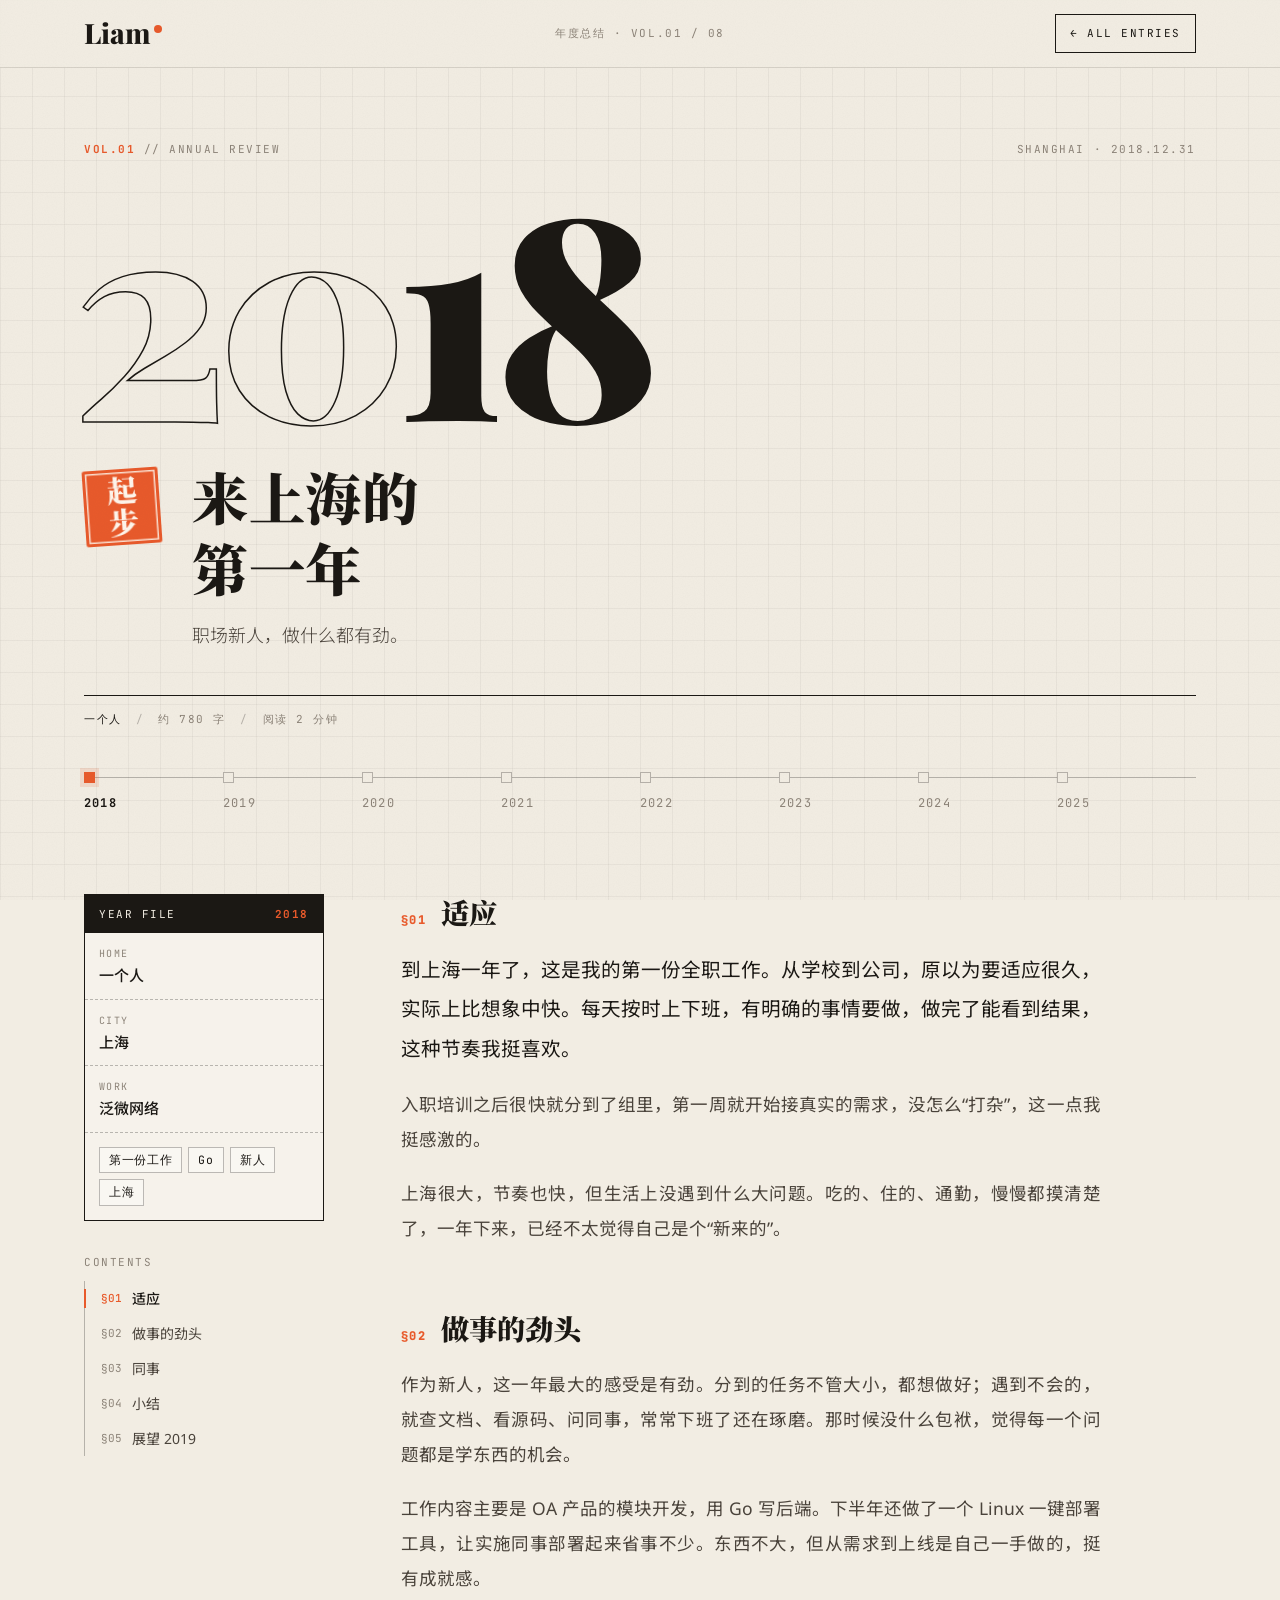
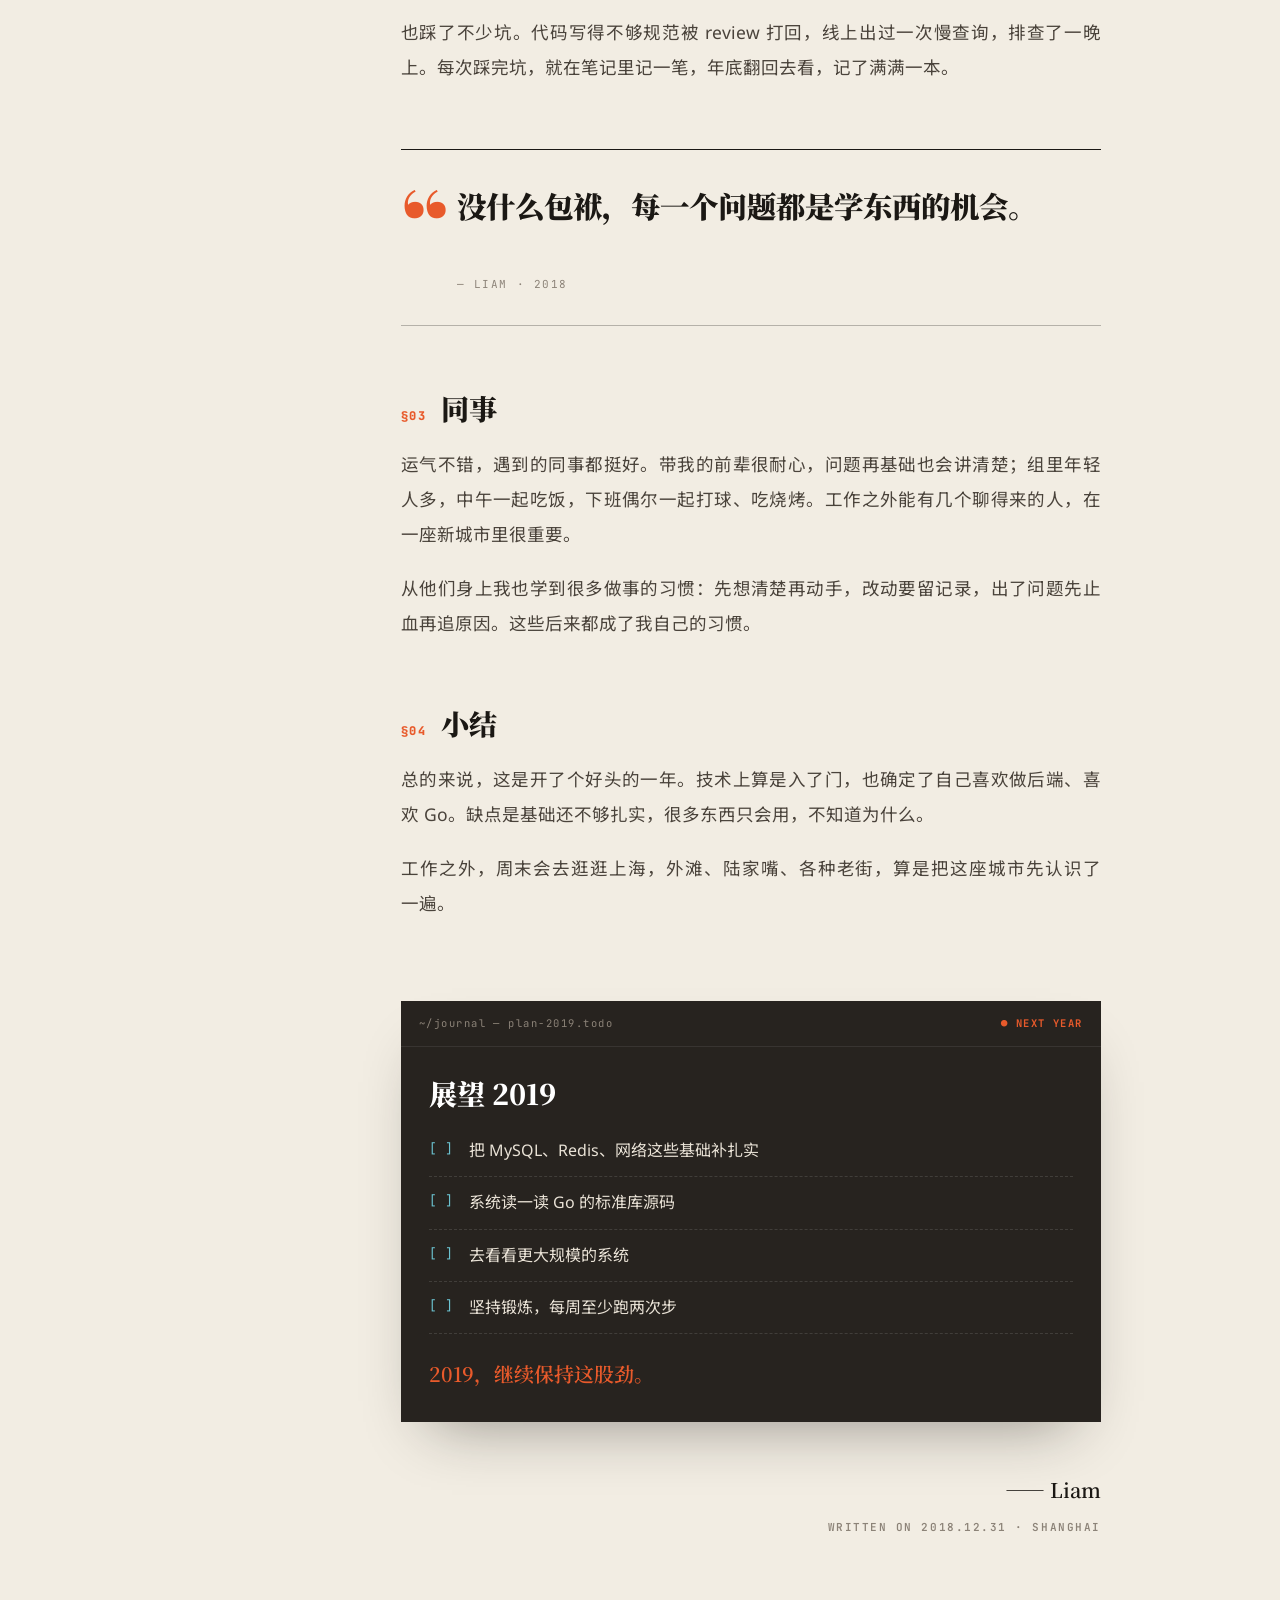
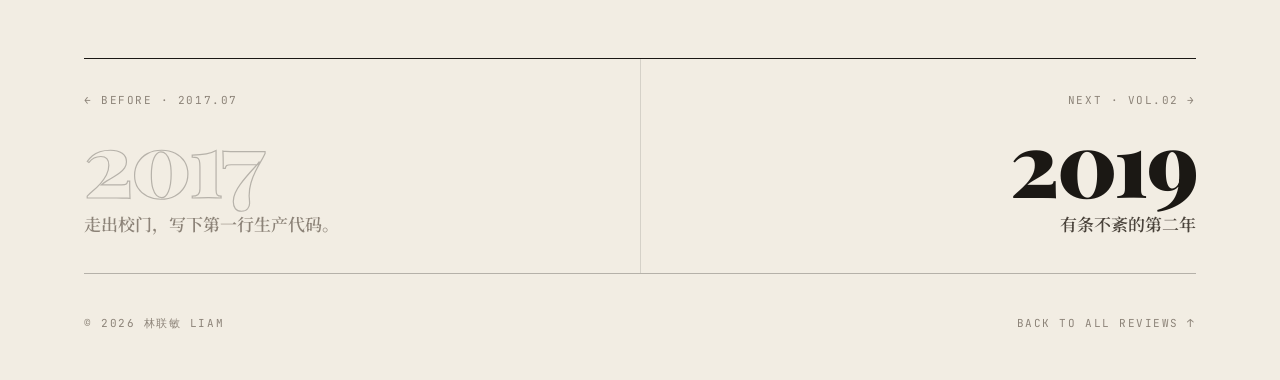
<file: journal/2018.html>
<!DOCTYPE html>
<html lang="zh-CN">
<head>
<meta charset="UTF-8" />
<meta name="viewport" content="width=device-width, initial-scale=1" />
<title>2018 · 来上海的第一年 — Liam 的年度总结</title>
<meta name="description" content="第一份全职工作，适应得比想象中快。职场新人，做什么都有劲，同事也都不错。" />
<meta name="author" content="林联敏 Liam" />
<meta property="og:type" content="article" />
<meta property="og:title" content="2018 · 来上海的第一年" />
<meta property="og:description" content="第一份全职工作，适应得比想象中快。职场新人，做什么都有劲，同事也都不错。" />
<meta name="theme-color" content="#F2EDE3" />
<link rel="icon" href="../assets/img/favicon.svg" type="image/svg+xml" />
<link rel="preconnect" href="https://fonts.googleapis.com" />
<link rel="preconnect" href="https://fonts.gstatic.com" crossorigin />
<link href="https://fonts.googleapis.com/css2?family=Playfair+Display:ital,wght@0,700;0,800;0,900;1,700&family=Noto+Serif+SC:wght@600;900&family=Noto+Sans:wght@300;400;500;700&family=Noto+Sans+SC:wght@300;400;500;700&family=JetBrains+Mono:wght@400;500;700&display=swap" rel="stylesheet" />
<link rel="stylesheet" href="../assets/css/style.css" />
<link rel="stylesheet" href="../assets/css/journal.css" />
<script>document.documentElement.classList.add('js')</script>
</head>
<body class="jr">

<header class="jbar">
  <a class="brand" href="../">Liam<i></i></a>
  <span class="mono jbar-mid">年度总结 · VOL.01 / 08</span>
  <a class="mono jbar-back" href="../#journal">← <span>ALL ENTRIES</span></a>
  <div class="jbar-prog" aria-hidden="true"><b id="prog"></b></div>
</header>

<main class="jmain">
  <header class="jhero">
    <div class="jhero-meta mono rv"><span><b>VOL.01</b> // ANNUAL REVIEW</span><span>SHANGHAI · 2018.12.31</span></div>
    <div class="jhero-year rv" aria-hidden="true"><span class="o">20</span>18</div>
    <div class="jhero-row rv">
      <span class="seal" aria-hidden="true">起步</span>
      <div>
        <h1 class="jhero-title"><span class="sr-only">2018 · </span>来上海的<br />第一年</h1>
        <p class="jhero-lede">职场新人，做什么都有劲。</p>
      </div>
    </div>
    <div class="jhero-stats mono rv"><span>一个人</span><span>约 780 字</span><span>阅读 2 分钟</span></div>
  </header>

  <nav class="jyears rv" aria-label="年份">
    <div class="jyears-rail">
      <a class="on" href="2018.html" aria-current="page"><i></i><span><em>20</em>18</span></a>
      <a class="" href="2019.html"><i></i><span><em>20</em>19</span></a>
      <a class="" href="2020.html"><i></i><span><em>20</em>20</span></a>
      <a class="" href="2021.html"><i></i><span><em>20</em>21</span></a>
      <a class="" href="2022.html"><i></i><span><em>20</em>22</span></a>
      <a class="" href="2023.html"><i></i><span><em>20</em>23</span></a>
      <a class="" href="2024.html"><i></i><span><em>20</em>24</span></a>
      <a class="" href="2025.html"><i></i><span><em>20</em>25</span></a>
    </div>
  </nav>

  <div class="jbody">
    <aside class="jfile">
      <div class="jfile-card">
        <div class="jfile-head mono"><span>YEAR FILE</span><b>2018</b></div>
        <dl>
          <div><dt class="mono">HOME</dt><dd>一个人</dd></div>
          <div><dt class="mono">CITY</dt><dd>上海</dd></div>
          <div><dt class="mono">WORK</dt><dd>泛微网络</dd></div>
        </dl>
        <div class="chips"><span class="chip">第一份工作</span><span class="chip">Go</span><span class="chip">新人</span><span class="chip">上海</span></div>
      </div>
      <div class="jtoc">
        <div class="mono">CONTENTS</div>
        <ol id="toc">
          <li><a href="#s1"><span>§01</span>适应</a></li>
          <li><a href="#s2"><span>§02</span>做事的劲头</a></li>
          <li><a href="#s3"><span>§03</span>同事</a></li>
          <li><a href="#s4"><span>§04</span>小结</a></li>
          <li><a href="#next"><span>§05</span>展望 2019</a></li>
        </ol>
      </div>
    </aside>

    <article class="jarticle">
      <section class="j-sec" id="s1">
        <h2><span class="mono">§01</span>适应</h2>
        <p>到上海一年了，这是我的第一份全职工作。从学校到公司，原以为要适应很久，实际上比想象中快。每天按时上下班，有明确的事情要做，做完了能看到结果，这种节奏我挺喜欢。</p>
        <p>入职培训之后很快就分到了组里，第一周就开始接真实的需求，没怎么“打杂”，这一点我挺感激的。</p>
        <p>上海很大，节奏也快，但生活上没遇到什么大问题。吃的、住的、通勤，慢慢都摸清楚了，一年下来，已经不太觉得自己是个“新来的”。</p>
      </section>
      <section class="j-sec" id="s2">
        <h2><span class="mono">§02</span>做事的劲头</h2>
        <p>作为新人，这一年最大的感受是有劲。分到的任务不管大小，都想做好；遇到不会的，就查文档、看源码、问同事，常常下班了还在琢磨。那时候没什么包袱，觉得每一个问题都是学东西的机会。</p>
        <p>工作内容主要是 OA 产品的模块开发，用 Go 写后端。下半年还做了一个 Linux 一键部署工具，让实施同事部署起来省事不少。东西不大，但从需求到上线是自己一手做的，挺有成就感。</p>
        <p>也踩了不少坑。代码写得不够规范被 review 打回，线上出过一次慢查询，排查了一晚上。每次踩完坑，就在笔记里记一笔，年底翻回去看，记了满满一本。</p>
      </section>
      <blockquote class="j-quote"><p>没什么包袱，每一个问题都是学东西的机会。</p><cite class="mono">— LIAM · 2018</cite></blockquote>
      <section class="j-sec" id="s3">
        <h2><span class="mono">§03</span>同事</h2>
        <p>运气不错，遇到的同事都挺好。带我的前辈很耐心，问题再基础也会讲清楚；组里年轻人多，中午一起吃饭，下班偶尔一起打球、吃烧烤。工作之外能有几个聊得来的人，在一座新城市里很重要。</p>
        <p>从他们身上我也学到很多做事的习惯：先想清楚再动手，改动要留记录，出了问题先止血再追原因。这些后来都成了我自己的习惯。</p>
      </section>
      <section class="j-sec" id="s4">
        <h2><span class="mono">§04</span>小结</h2>
        <p>总的来说，这是开了个好头的一年。技术上算是入了门，也确定了自己喜欢做后端、喜欢 Go。缺点是基础还不够扎实，很多东西只会用，不知道为什么。</p>
        <p>工作之外，周末会去逛逛上海，外滩、陆家嘴、各种老街，算是把这座城市先认识了一遍。</p>
      </section>

      <section class="j-next" id="next">
        <div class="j-next-bar mono"><span>~/journal — plan-2019.todo</span><b>NEXT YEAR</b></div>
        <div class="j-next-body">
          <h2>展望 2019</h2>
          <ul>
          <li><span class="bx">[ ]</span><span>把 MySQL、Redis、网络这些基础补扎实</span></li>
          <li><span class="bx">[ ]</span><span>系统读一读 Go 的标准库源码</span></li>
          <li><span class="bx">[ ]</span><span>去看看更大规模的系统</span></li>
          <li><span class="bx">[ ]</span><span>坚持锻炼，每周至少跑两次步</span></li>
          </ul>
          <p class="j-next-close">2019，继续保持这股劲。</p>
        </div>
      </section>

      <p class="j-sign">—— Liam<span class="mono">WRITTEN ON 2018.12.31 · SHANGHAI</span></p>
    </article>
  </div>

  <nav class="jpager" aria-label="上一篇 / 下一篇">
    <div class="pg prev nil">
      <span class="mono">← BEFORE · 2017.07</span>
      <b>2017</b>
      <span class="pg-t">走出校门，写下第一行生产代码。</span>
    </div>
    <a class="pg next" href="2019.html">
      <span class="mono">NEXT · VOL.02 →</span>
      <b>2019</b>
      <span class="pg-t">有条不紊的第二年</span>
    </a>
  </nav>
</main>

<footer class="jfoot mono">
  <span>© 2026 林联敏 LIAM</span>
  <a href="../#journal">BACK TO ALL REVIEWS ↑</a>
</footer>

<script src="../assets/js/journal.js" defer></script>
</body>
</html>
</file>
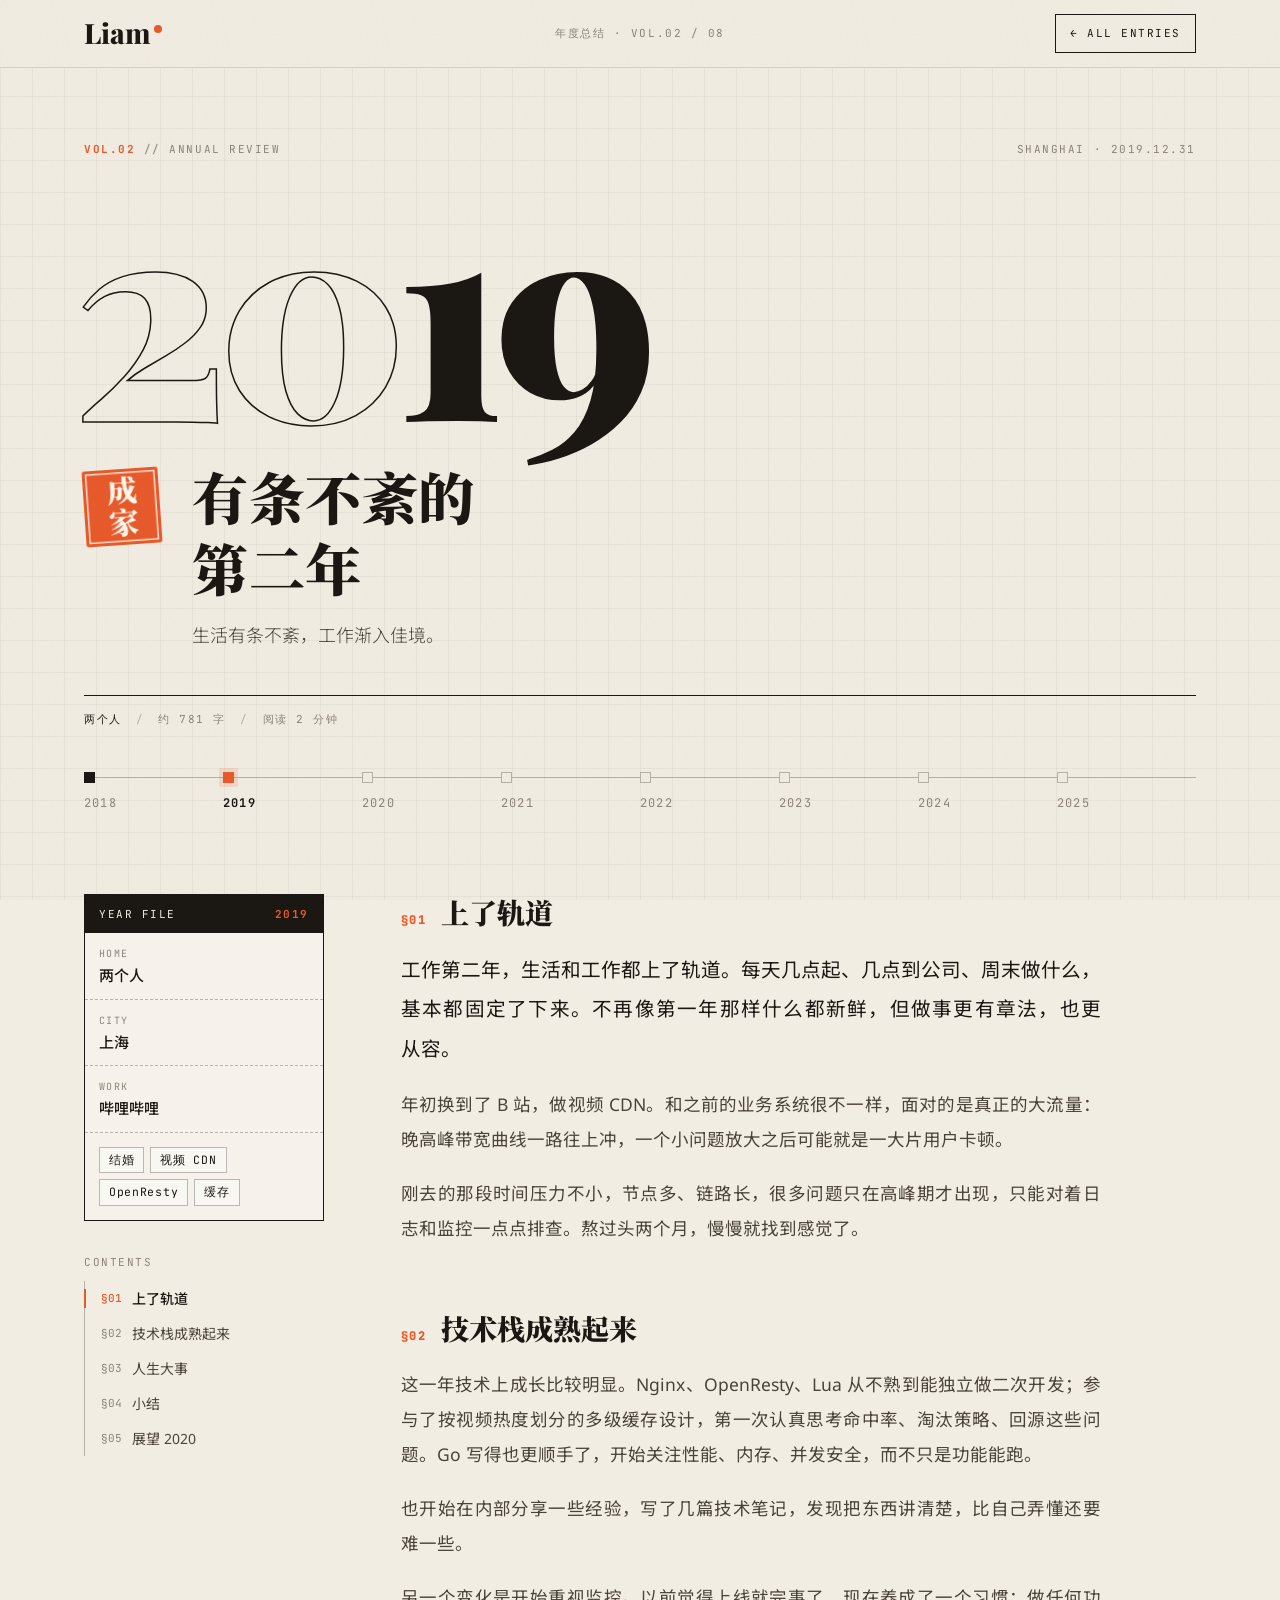
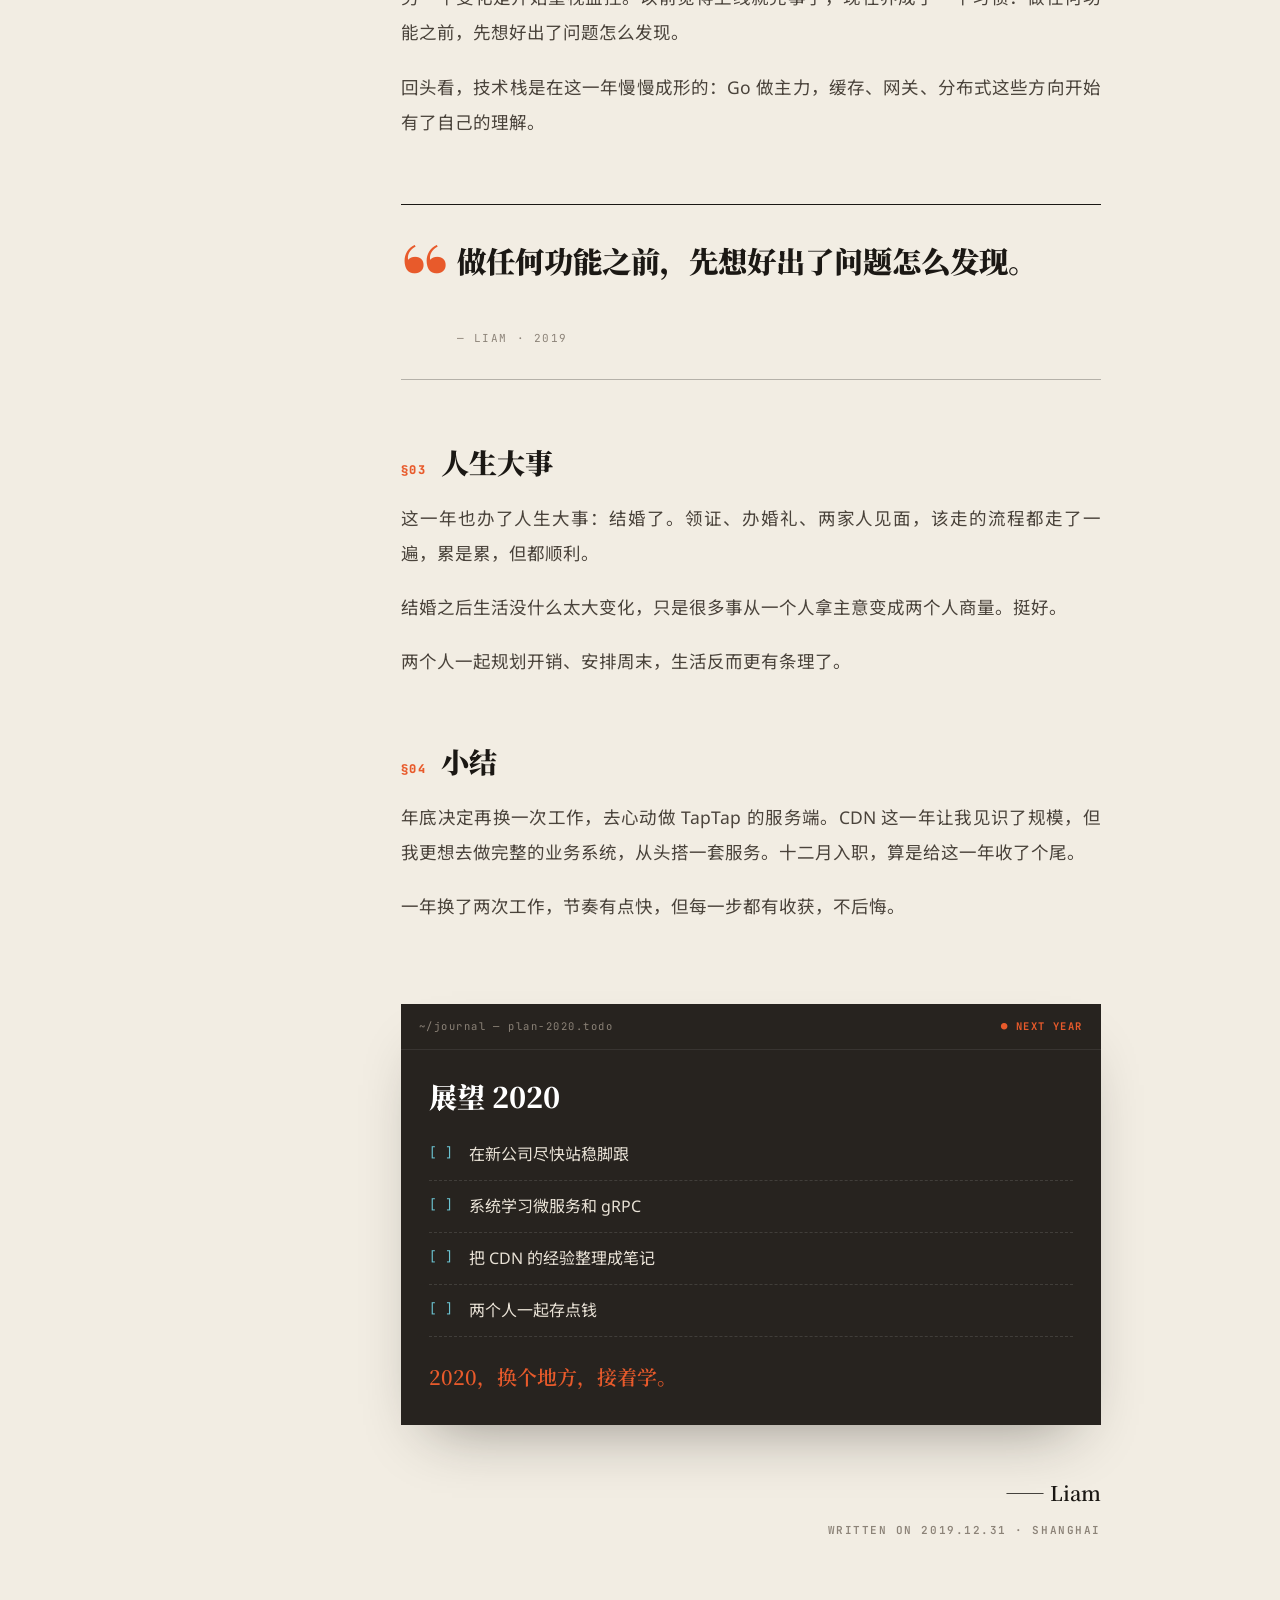
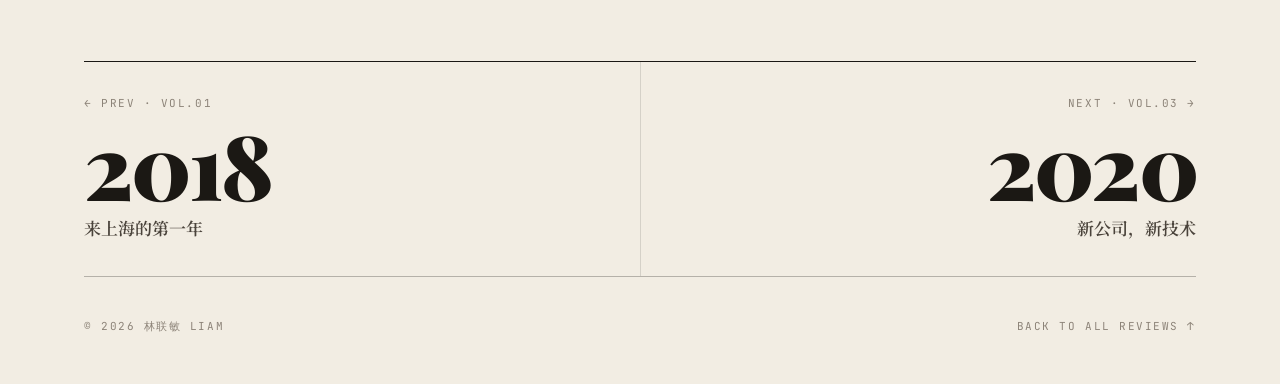
<file: journal/2019.html>
<!DOCTYPE html>
<html lang="zh-CN">
<head>
<meta charset="UTF-8" />
<meta name="viewport" content="width=device-width, initial-scale=1" />
<title>2019 · 有条不紊的第二年 — Liam 的年度总结</title>
<meta name="description" content="工作第二年，生活和工作都上了轨道，技术栈慢慢成熟。这一年也办了人生大事：结婚。" />
<meta name="author" content="林联敏 Liam" />
<meta property="og:type" content="article" />
<meta property="og:title" content="2019 · 有条不紊的第二年" />
<meta property="og:description" content="工作第二年，生活和工作都上了轨道，技术栈慢慢成熟。这一年也办了人生大事：结婚。" />
<meta name="theme-color" content="#F2EDE3" />
<link rel="icon" href="../assets/img/favicon.svg" type="image/svg+xml" />
<link rel="preconnect" href="https://fonts.googleapis.com" />
<link rel="preconnect" href="https://fonts.gstatic.com" crossorigin />
<link href="https://fonts.googleapis.com/css2?family=Playfair+Display:ital,wght@0,700;0,800;0,900;1,700&family=Noto+Serif+SC:wght@600;900&family=Noto+Sans:wght@300;400;500;700&family=Noto+Sans+SC:wght@300;400;500;700&family=JetBrains+Mono:wght@400;500;700&display=swap" rel="stylesheet" />
<link rel="stylesheet" href="../assets/css/style.css" />
<link rel="stylesheet" href="../assets/css/journal.css" />
<script>document.documentElement.classList.add('js')</script>
</head>
<body class="jr">

<header class="jbar">
  <a class="brand" href="../">Liam<i></i></a>
  <span class="mono jbar-mid">年度总结 · VOL.02 / 08</span>
  <a class="mono jbar-back" href="../#journal">← <span>ALL ENTRIES</span></a>
  <div class="jbar-prog" aria-hidden="true"><b id="prog"></b></div>
</header>

<main class="jmain">
  <header class="jhero">
    <div class="jhero-meta mono rv"><span><b>VOL.02</b> // ANNUAL REVIEW</span><span>SHANGHAI · 2019.12.31</span></div>
    <div class="jhero-year rv" aria-hidden="true"><span class="o">20</span>19</div>
    <div class="jhero-row rv">
      <span class="seal" aria-hidden="true">成家</span>
      <div>
        <h1 class="jhero-title"><span class="sr-only">2019 · </span>有条不紊的<br />第二年</h1>
        <p class="jhero-lede">生活有条不紊，工作渐入佳境。</p>
      </div>
    </div>
    <div class="jhero-stats mono rv"><span>两个人</span><span>约 781 字</span><span>阅读 2 分钟</span></div>
  </header>

  <nav class="jyears rv" aria-label="年份">
    <div class="jyears-rail">
      <a class="past" href="2018.html"><i></i><span><em>20</em>18</span></a>
      <a class="on" href="2019.html" aria-current="page"><i></i><span><em>20</em>19</span></a>
      <a class="" href="2020.html"><i></i><span><em>20</em>20</span></a>
      <a class="" href="2021.html"><i></i><span><em>20</em>21</span></a>
      <a class="" href="2022.html"><i></i><span><em>20</em>22</span></a>
      <a class="" href="2023.html"><i></i><span><em>20</em>23</span></a>
      <a class="" href="2024.html"><i></i><span><em>20</em>24</span></a>
      <a class="" href="2025.html"><i></i><span><em>20</em>25</span></a>
    </div>
  </nav>

  <div class="jbody">
    <aside class="jfile">
      <div class="jfile-card">
        <div class="jfile-head mono"><span>YEAR FILE</span><b>2019</b></div>
        <dl>
          <div><dt class="mono">HOME</dt><dd>两个人</dd></div>
          <div><dt class="mono">CITY</dt><dd>上海</dd></div>
          <div><dt class="mono">WORK</dt><dd>哔哩哔哩</dd></div>
        </dl>
        <div class="chips"><span class="chip">结婚</span><span class="chip">视频 CDN</span><span class="chip">OpenResty</span><span class="chip">缓存</span></div>
      </div>
      <div class="jtoc">
        <div class="mono">CONTENTS</div>
        <ol id="toc">
          <li><a href="#s1"><span>§01</span>上了轨道</a></li>
          <li><a href="#s2"><span>§02</span>技术栈成熟起来</a></li>
          <li><a href="#s3"><span>§03</span>人生大事</a></li>
          <li><a href="#s4"><span>§04</span>小结</a></li>
          <li><a href="#next"><span>§05</span>展望 2020</a></li>
        </ol>
      </div>
    </aside>

    <article class="jarticle">
      <section class="j-sec" id="s1">
        <h2><span class="mono">§01</span>上了轨道</h2>
        <p>工作第二年，生活和工作都上了轨道。每天几点起、几点到公司、周末做什么，基本都固定了下来。不再像第一年那样什么都新鲜，但做事更有章法，也更从容。</p>
        <p>年初换到了 B 站，做视频 CDN。和之前的业务系统很不一样，面对的是真正的大流量：晚高峰带宽曲线一路往上冲，一个小问题放大之后可能就是一大片用户卡顿。</p>
        <p>刚去的那段时间压力不小，节点多、链路长，很多问题只在高峰期才出现，只能对着日志和监控一点点排查。熬过头两个月，慢慢就找到感觉了。</p>
      </section>
      <section class="j-sec" id="s2">
        <h2><span class="mono">§02</span>技术栈成熟起来</h2>
        <p>这一年技术上成长比较明显。Nginx、OpenResty、Lua 从不熟到能独立做二次开发；参与了按视频热度划分的多级缓存设计，第一次认真思考命中率、淘汰策略、回源这些问题。Go 写得也更顺手了，开始关注性能、内存、并发安全，而不只是功能能跑。</p>
        <p>也开始在内部分享一些经验，写了几篇技术笔记，发现把东西讲清楚，比自己弄懂还要难一些。</p>
        <p>另一个变化是开始重视监控。以前觉得上线就完事了，现在养成了一个习惯：做任何功能之前，先想好出了问题怎么发现。</p>
        <p>回头看，技术栈是在这一年慢慢成形的：Go 做主力，缓存、网关、分布式这些方向开始有了自己的理解。</p>
      </section>
      <blockquote class="j-quote"><p>做任何功能之前，先想好出了问题怎么发现。</p><cite class="mono">— LIAM · 2019</cite></blockquote>
      <section class="j-sec" id="s3">
        <h2><span class="mono">§03</span>人生大事</h2>
        <p>这一年也办了人生大事：结婚了。领证、办婚礼、两家人见面，该走的流程都走了一遍，累是累，但都顺利。</p>
        <p>结婚之后生活没什么太大变化，只是很多事从一个人拿主意变成两个人商量。挺好。</p>
        <p>两个人一起规划开销、安排周末，生活反而更有条理了。</p>
      </section>
      <section class="j-sec" id="s4">
        <h2><span class="mono">§04</span>小结</h2>
        <p>年底决定再换一次工作，去心动做 TapTap 的服务端。CDN 这一年让我见识了规模，但我更想去做完整的业务系统，从头搭一套服务。十二月入职，算是给这一年收了个尾。</p>
        <p>一年换了两次工作，节奏有点快，但每一步都有收获，不后悔。</p>
      </section>

      <section class="j-next" id="next">
        <div class="j-next-bar mono"><span>~/journal — plan-2020.todo</span><b>NEXT YEAR</b></div>
        <div class="j-next-body">
          <h2>展望 2020</h2>
          <ul>
          <li><span class="bx">[ ]</span><span>在新公司尽快站稳脚跟</span></li>
          <li><span class="bx">[ ]</span><span>系统学习微服务和 gRPC</span></li>
          <li><span class="bx">[ ]</span><span>把 CDN 的经验整理成笔记</span></li>
          <li><span class="bx">[ ]</span><span>两个人一起存点钱</span></li>
          </ul>
          <p class="j-next-close">2020，换个地方，接着学。</p>
        </div>
      </section>

      <p class="j-sign">—— Liam<span class="mono">WRITTEN ON 2019.12.31 · SHANGHAI</span></p>
    </article>
  </div>

  <nav class="jpager" aria-label="上一篇 / 下一篇">
    <a class="pg prev" href="2018.html">
      <span class="mono">← PREV · VOL.01</span>
      <b>2018</b>
      <span class="pg-t">来上海的第一年</span>
    </a>
    <a class="pg next" href="2020.html">
      <span class="mono">NEXT · VOL.03 →</span>
      <b>2020</b>
      <span class="pg-t">新公司，新技术</span>
    </a>
  </nav>
</main>

<footer class="jfoot mono">
  <span>© 2026 林联敏 LIAM</span>
  <a href="../#journal">BACK TO ALL REVIEWS ↑</a>
</footer>

<script src="../assets/js/journal.js" defer></script>
</body>
</html>
</file>
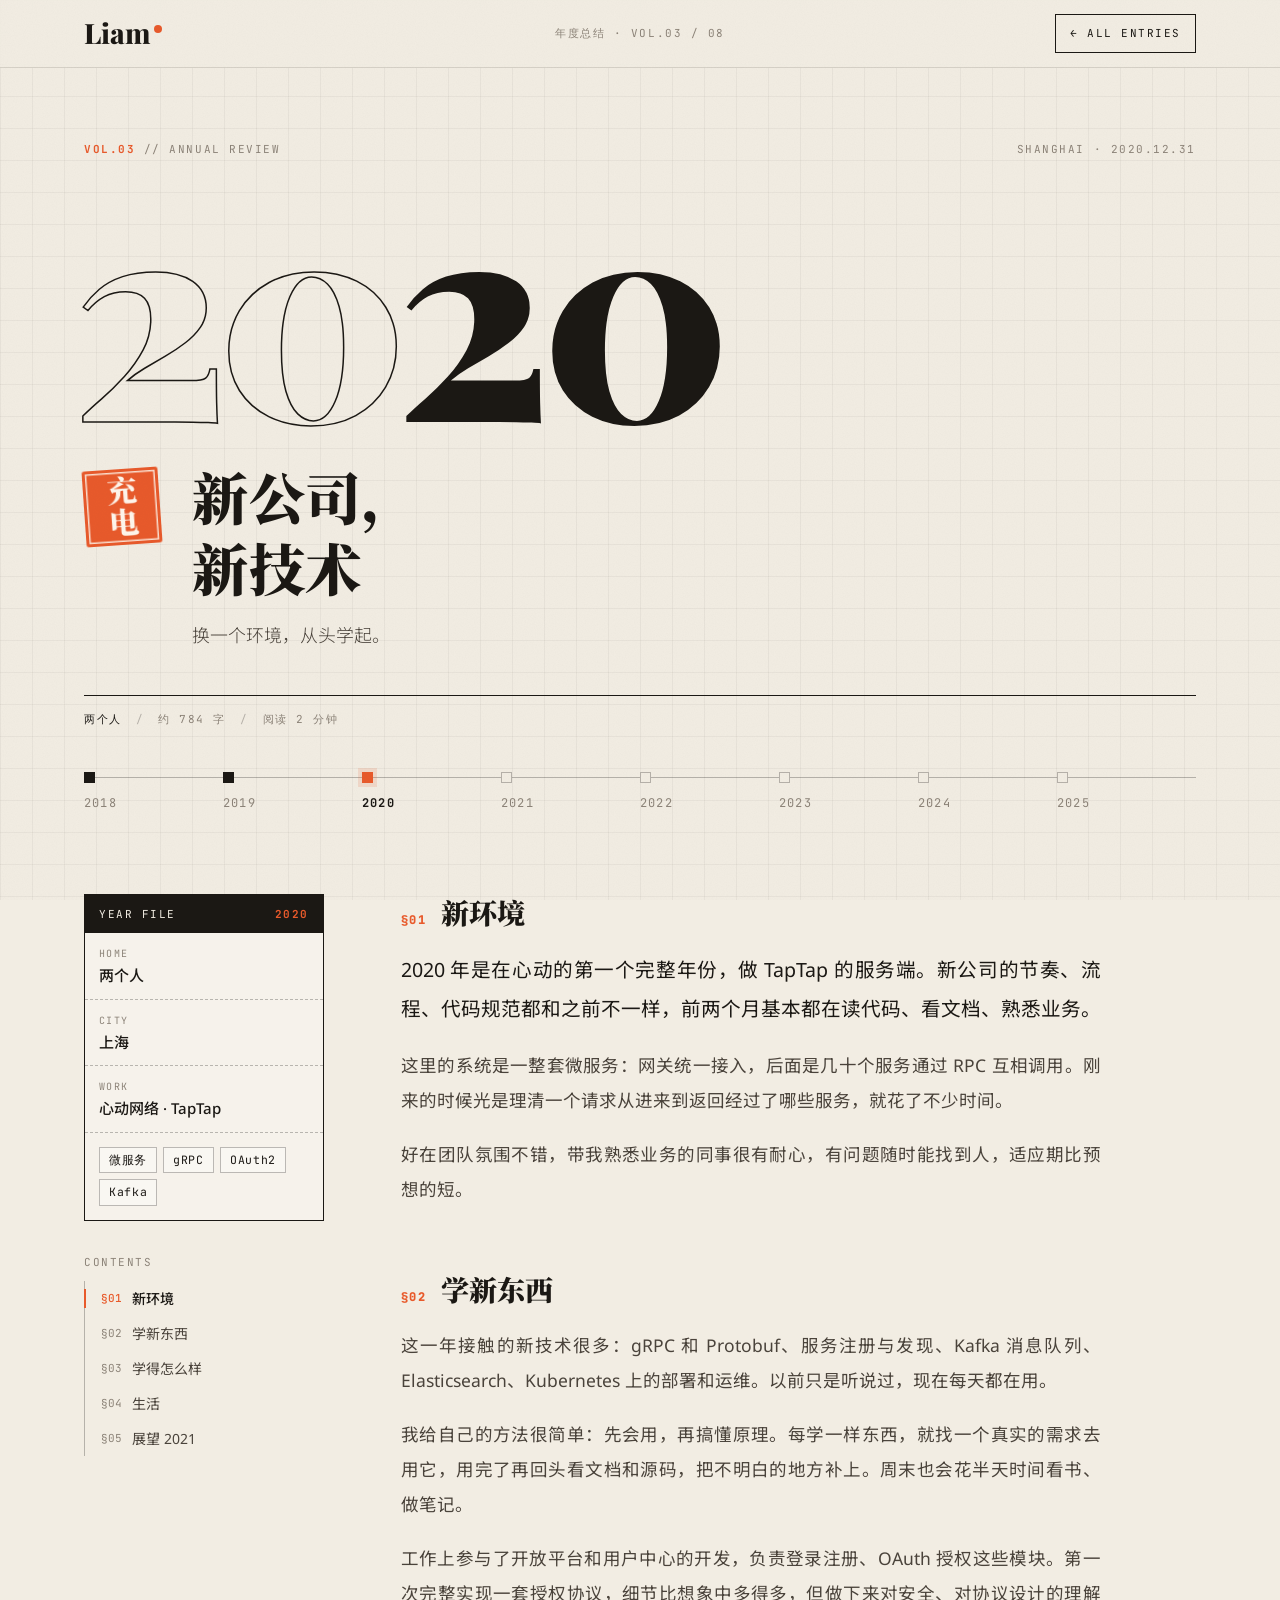
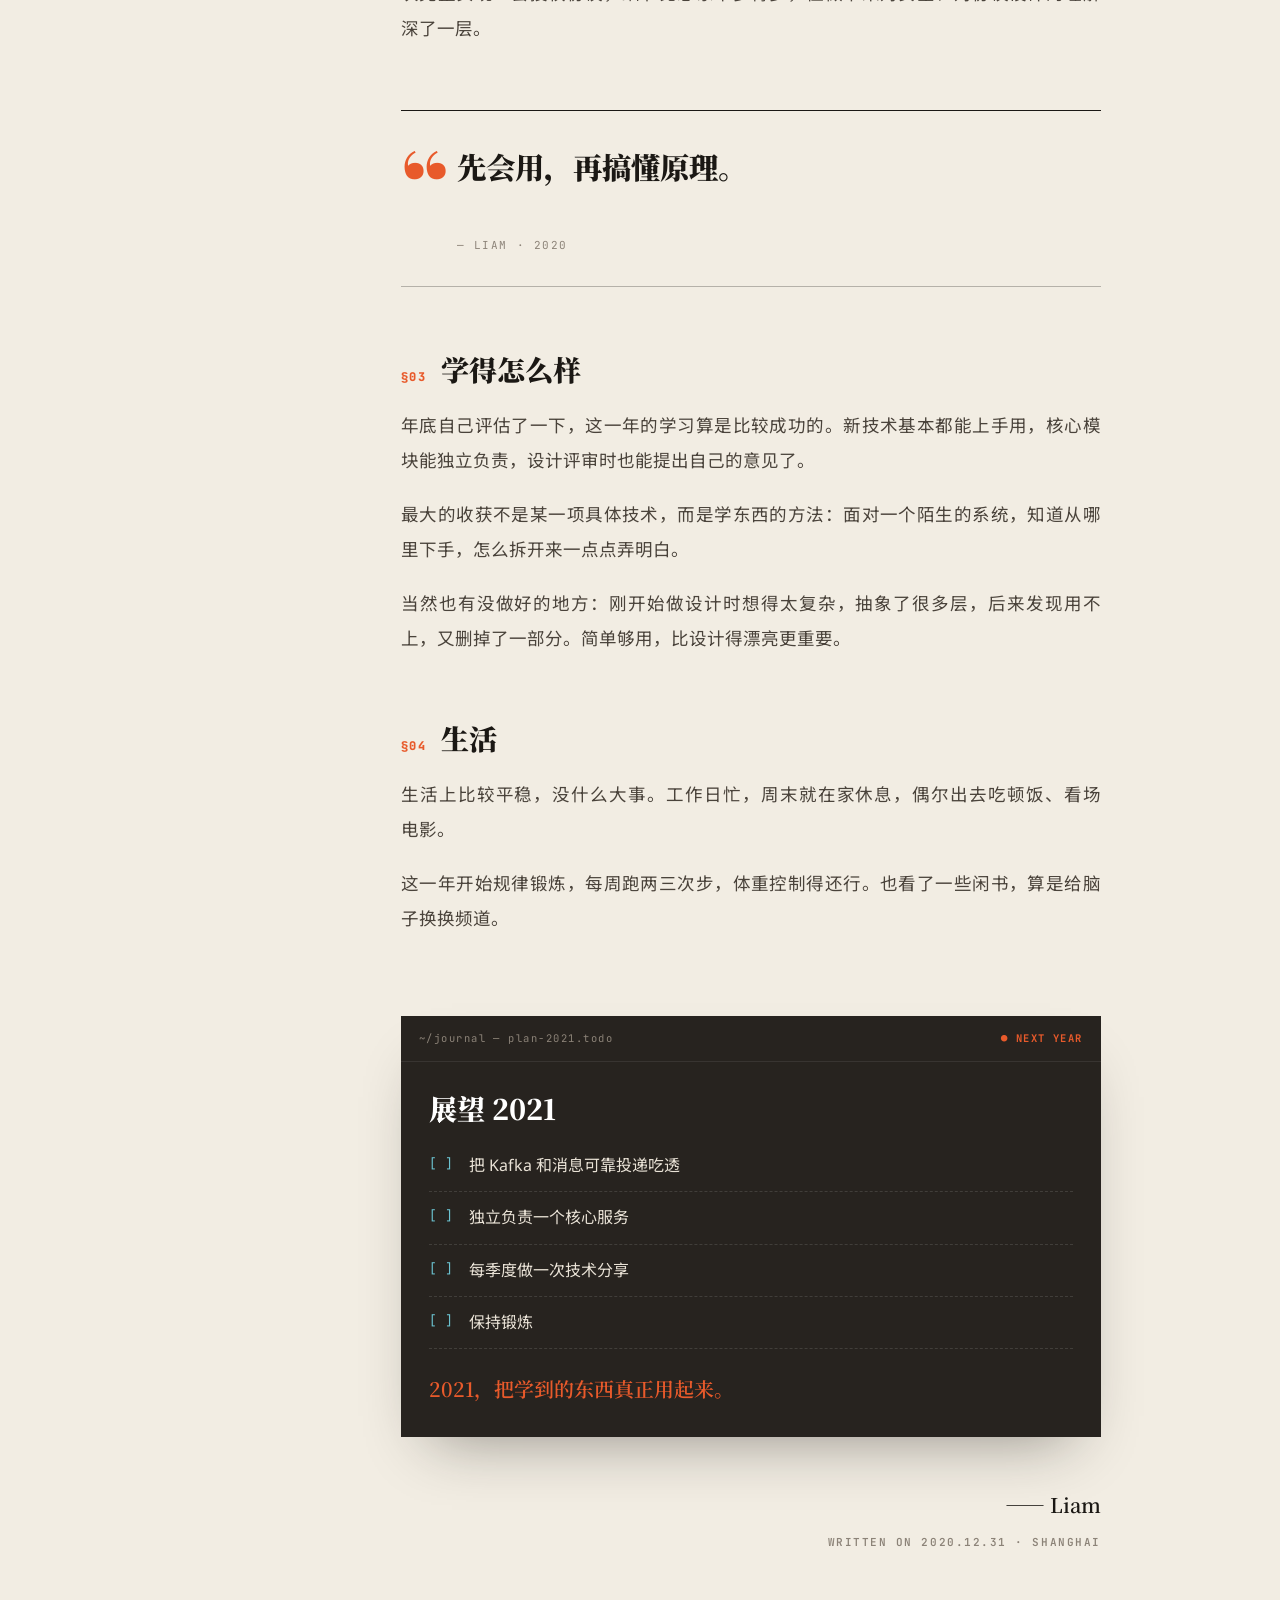
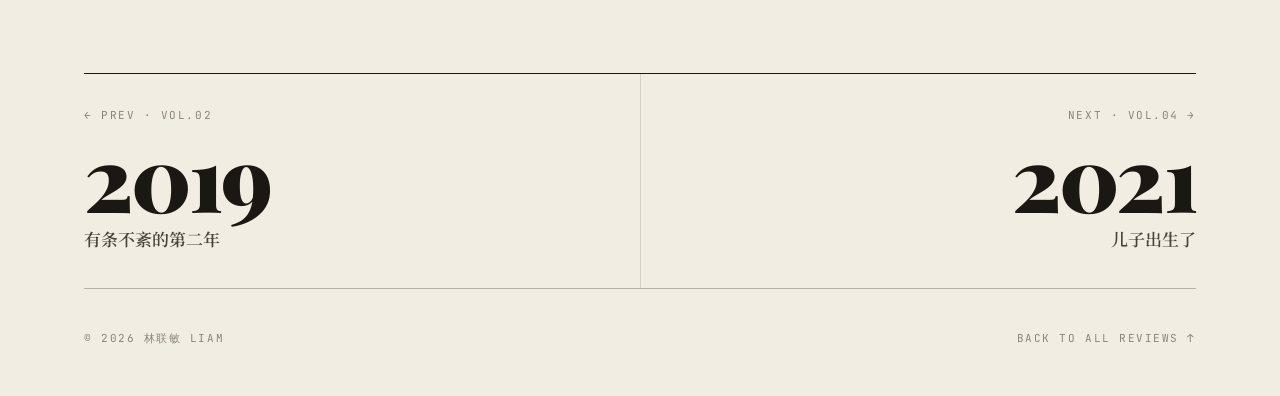
<file: journal/2020.html>
<!DOCTYPE html>
<html lang="zh-CN">
<head>
<meta charset="UTF-8" />
<meta name="viewport" content="width=device-width, initial-scale=1" />
<title>2020 · 新公司，新技术 — Liam 的年度总结</title>
<meta name="description" content="在 TapTap 的第一年，接触了一整套新的技术，从零开始学，也学得比较成功。" />
<meta name="author" content="林联敏 Liam" />
<meta property="og:type" content="article" />
<meta property="og:title" content="2020 · 新公司，新技术" />
<meta property="og:description" content="在 TapTap 的第一年，接触了一整套新的技术，从零开始学，也学得比较成功。" />
<meta name="theme-color" content="#F2EDE3" />
<link rel="icon" href="../assets/img/favicon.svg" type="image/svg+xml" />
<link rel="preconnect" href="https://fonts.googleapis.com" />
<link rel="preconnect" href="https://fonts.gstatic.com" crossorigin />
<link href="https://fonts.googleapis.com/css2?family=Playfair+Display:ital,wght@0,700;0,800;0,900;1,700&family=Noto+Serif+SC:wght@600;900&family=Noto+Sans:wght@300;400;500;700&family=Noto+Sans+SC:wght@300;400;500;700&family=JetBrains+Mono:wght@400;500;700&display=swap" rel="stylesheet" />
<link rel="stylesheet" href="../assets/css/style.css" />
<link rel="stylesheet" href="../assets/css/journal.css" />
<script>document.documentElement.classList.add('js')</script>
</head>
<body class="jr">

<header class="jbar">
  <a class="brand" href="../">Liam<i></i></a>
  <span class="mono jbar-mid">年度总结 · VOL.03 / 08</span>
  <a class="mono jbar-back" href="../#journal">← <span>ALL ENTRIES</span></a>
  <div class="jbar-prog" aria-hidden="true"><b id="prog"></b></div>
</header>

<main class="jmain">
  <header class="jhero">
    <div class="jhero-meta mono rv"><span><b>VOL.03</b> // ANNUAL REVIEW</span><span>SHANGHAI · 2020.12.31</span></div>
    <div class="jhero-year rv" aria-hidden="true"><span class="o">20</span>20</div>
    <div class="jhero-row rv">
      <span class="seal" aria-hidden="true">充电</span>
      <div>
        <h1 class="jhero-title"><span class="sr-only">2020 · </span>新公司，<br />新技术</h1>
        <p class="jhero-lede">换一个环境，从头学起。</p>
      </div>
    </div>
    <div class="jhero-stats mono rv"><span>两个人</span><span>约 784 字</span><span>阅读 2 分钟</span></div>
  </header>

  <nav class="jyears rv" aria-label="年份">
    <div class="jyears-rail">
      <a class="past" href="2018.html"><i></i><span><em>20</em>18</span></a>
      <a class="past" href="2019.html"><i></i><span><em>20</em>19</span></a>
      <a class="on" href="2020.html" aria-current="page"><i></i><span><em>20</em>20</span></a>
      <a class="" href="2021.html"><i></i><span><em>20</em>21</span></a>
      <a class="" href="2022.html"><i></i><span><em>20</em>22</span></a>
      <a class="" href="2023.html"><i></i><span><em>20</em>23</span></a>
      <a class="" href="2024.html"><i></i><span><em>20</em>24</span></a>
      <a class="" href="2025.html"><i></i><span><em>20</em>25</span></a>
    </div>
  </nav>

  <div class="jbody">
    <aside class="jfile">
      <div class="jfile-card">
        <div class="jfile-head mono"><span>YEAR FILE</span><b>2020</b></div>
        <dl>
          <div><dt class="mono">HOME</dt><dd>两个人</dd></div>
          <div><dt class="mono">CITY</dt><dd>上海</dd></div>
          <div><dt class="mono">WORK</dt><dd>心动网络 · TapTap</dd></div>
        </dl>
        <div class="chips"><span class="chip">微服务</span><span class="chip">gRPC</span><span class="chip">OAuth2</span><span class="chip">Kafka</span></div>
      </div>
      <div class="jtoc">
        <div class="mono">CONTENTS</div>
        <ol id="toc">
          <li><a href="#s1"><span>§01</span>新环境</a></li>
          <li><a href="#s2"><span>§02</span>学新东西</a></li>
          <li><a href="#s3"><span>§03</span>学得怎么样</a></li>
          <li><a href="#s4"><span>§04</span>生活</a></li>
          <li><a href="#next"><span>§05</span>展望 2021</a></li>
        </ol>
      </div>
    </aside>

    <article class="jarticle">
      <section class="j-sec" id="s1">
        <h2><span class="mono">§01</span>新环境</h2>
        <p>2020 年是在心动的第一个完整年份，做 TapTap 的服务端。新公司的节奏、流程、代码规范都和之前不一样，前两个月基本都在读代码、看文档、熟悉业务。</p>
        <p>这里的系统是一整套微服务：网关统一接入，后面是几十个服务通过 RPC 互相调用。刚来的时候光是理清一个请求从进来到返回经过了哪些服务，就花了不少时间。</p>
        <p>好在团队氛围不错，带我熟悉业务的同事很有耐心，有问题随时能找到人，适应期比预想的短。</p>
      </section>
      <section class="j-sec" id="s2">
        <h2><span class="mono">§02</span>学新东西</h2>
        <p>这一年接触的新技术很多：gRPC 和 Protobuf、服务注册与发现、Kafka 消息队列、Elasticsearch、Kubernetes 上的部署和运维。以前只是听说过，现在每天都在用。</p>
        <p>我给自己的方法很简单：先会用，再搞懂原理。每学一样东西，就找一个真实的需求去用它，用完了再回头看文档和源码，把不明白的地方补上。周末也会花半天时间看书、做笔记。</p>
        <p>工作上参与了开放平台和用户中心的开发，负责登录注册、OAuth 授权这些模块。第一次完整实现一套授权协议，细节比想象中多得多，但做下来对安全、对协议设计的理解深了一层。</p>
      </section>
      <blockquote class="j-quote"><p>先会用，再搞懂原理。</p><cite class="mono">— LIAM · 2020</cite></blockquote>
      <section class="j-sec" id="s3">
        <h2><span class="mono">§03</span>学得怎么样</h2>
        <p>年底自己评估了一下，这一年的学习算是比较成功的。新技术基本都能上手用，核心模块能独立负责，设计评审时也能提出自己的意见了。</p>
        <p>最大的收获不是某一项具体技术，而是学东西的方法：面对一个陌生的系统，知道从哪里下手，怎么拆开来一点点弄明白。</p>
        <p>当然也有没做好的地方：刚开始做设计时想得太复杂，抽象了很多层，后来发现用不上，又删掉了一部分。简单够用，比设计得漂亮更重要。</p>
      </section>
      <section class="j-sec" id="s4">
        <h2><span class="mono">§04</span>生活</h2>
        <p>生活上比较平稳，没什么大事。工作日忙，周末就在家休息，偶尔出去吃顿饭、看场电影。</p>
        <p>这一年开始规律锻炼，每周跑两三次步，体重控制得还行。也看了一些闲书，算是给脑子换换频道。</p>
      </section>

      <section class="j-next" id="next">
        <div class="j-next-bar mono"><span>~/journal — plan-2021.todo</span><b>NEXT YEAR</b></div>
        <div class="j-next-body">
          <h2>展望 2021</h2>
          <ul>
          <li><span class="bx">[ ]</span><span>把 Kafka 和消息可靠投递吃透</span></li>
          <li><span class="bx">[ ]</span><span>独立负责一个核心服务</span></li>
          <li><span class="bx">[ ]</span><span>每季度做一次技术分享</span></li>
          <li><span class="bx">[ ]</span><span>保持锻炼</span></li>
          </ul>
          <p class="j-next-close">2021，把学到的东西真正用起来。</p>
        </div>
      </section>

      <p class="j-sign">—— Liam<span class="mono">WRITTEN ON 2020.12.31 · SHANGHAI</span></p>
    </article>
  </div>

  <nav class="jpager" aria-label="上一篇 / 下一篇">
    <a class="pg prev" href="2019.html">
      <span class="mono">← PREV · VOL.02</span>
      <b>2019</b>
      <span class="pg-t">有条不紊的第二年</span>
    </a>
    <a class="pg next" href="2021.html">
      <span class="mono">NEXT · VOL.04 →</span>
      <b>2021</b>
      <span class="pg-t">儿子出生了</span>
    </a>
  </nav>
</main>

<footer class="jfoot mono">
  <span>© 2026 林联敏 LIAM</span>
  <a href="../#journal">BACK TO ALL REVIEWS ↑</a>
</footer>

<script src="../assets/js/journal.js" defer></script>
</body>
</html>
</file>
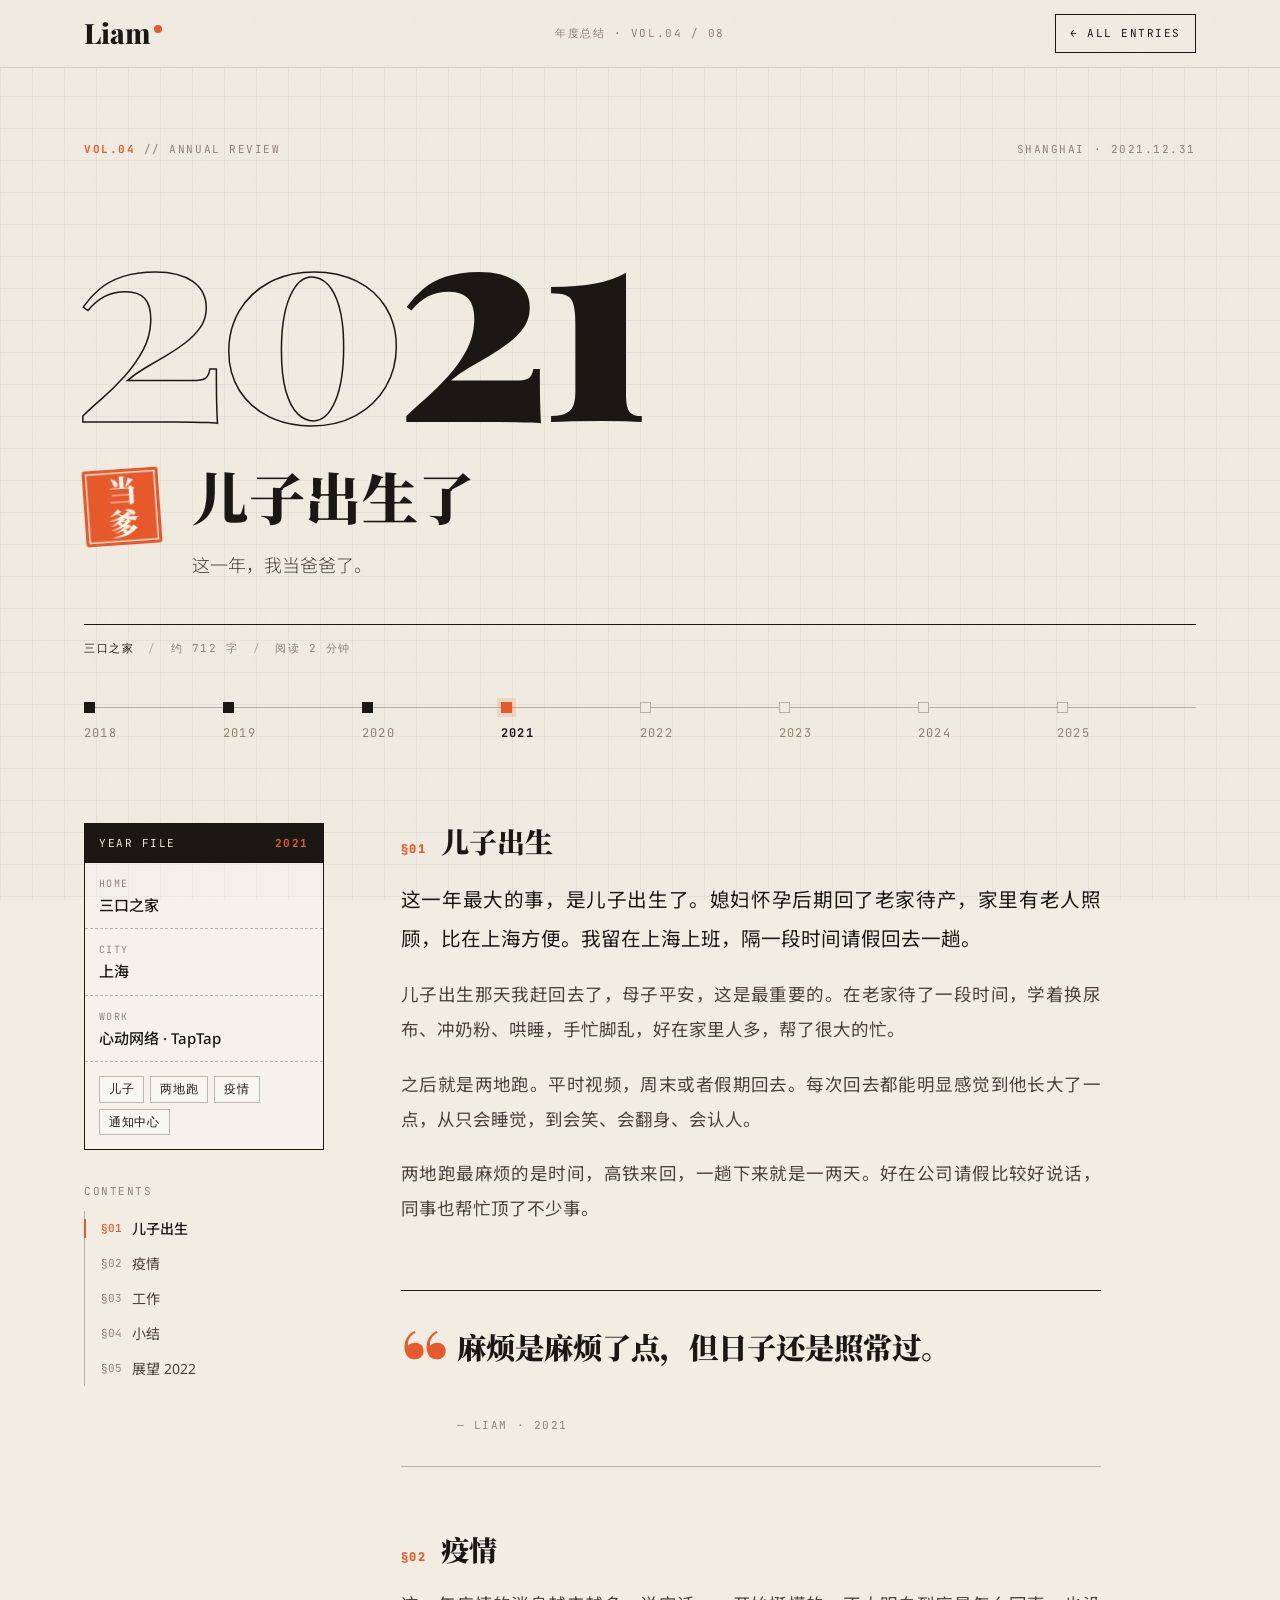
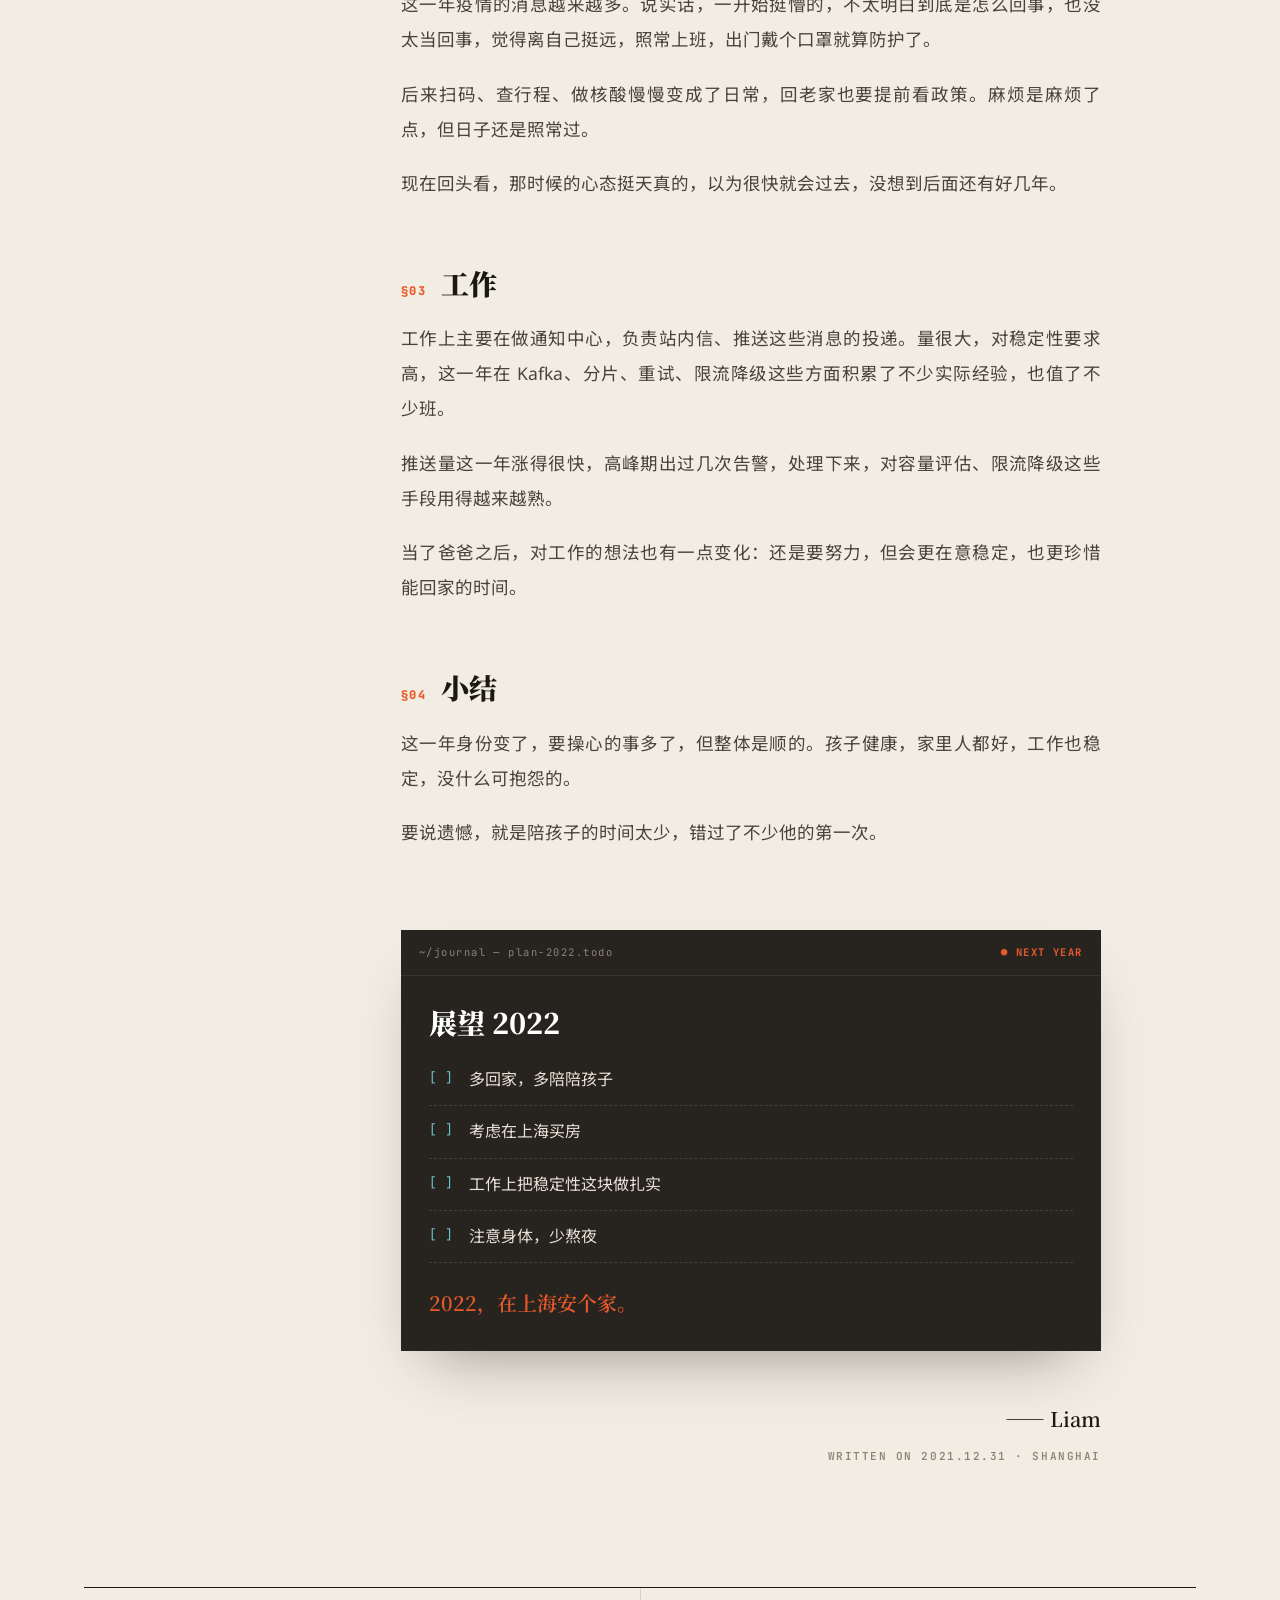
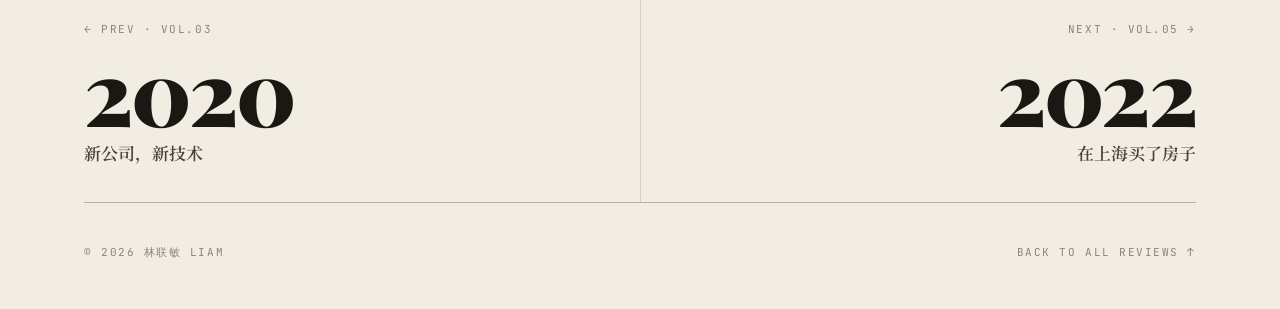
<file: journal/2021.html>
<!DOCTYPE html>
<html lang="zh-CN">
<head>
<meta charset="UTF-8" />
<meta name="viewport" content="width=device-width, initial-scale=1" />
<title>2021 · 儿子出生了 — Liam 的年度总结</title>
<meta name="description" content="媳妇回老家待产，儿子出生。疫情来得突然，一开始挺懵，也没太当回事。" />
<meta name="author" content="林联敏 Liam" />
<meta property="og:type" content="article" />
<meta property="og:title" content="2021 · 儿子出生了" />
<meta property="og:description" content="媳妇回老家待产，儿子出生。疫情来得突然，一开始挺懵，也没太当回事。" />
<meta name="theme-color" content="#F2EDE3" />
<link rel="icon" href="../assets/img/favicon.svg" type="image/svg+xml" />
<link rel="preconnect" href="https://fonts.googleapis.com" />
<link rel="preconnect" href="https://fonts.gstatic.com" crossorigin />
<link href="https://fonts.googleapis.com/css2?family=Playfair+Display:ital,wght@0,700;0,800;0,900;1,700&family=Noto+Serif+SC:wght@600;900&family=Noto+Sans:wght@300;400;500;700&family=Noto+Sans+SC:wght@300;400;500;700&family=JetBrains+Mono:wght@400;500;700&display=swap" rel="stylesheet" />
<link rel="stylesheet" href="../assets/css/style.css" />
<link rel="stylesheet" href="../assets/css/journal.css" />
<script>document.documentElement.classList.add('js')</script>
</head>
<body class="jr">

<header class="jbar">
  <a class="brand" href="../">Liam<i></i></a>
  <span class="mono jbar-mid">年度总结 · VOL.04 / 08</span>
  <a class="mono jbar-back" href="../#journal">← <span>ALL ENTRIES</span></a>
  <div class="jbar-prog" aria-hidden="true"><b id="prog"></b></div>
</header>

<main class="jmain">
  <header class="jhero">
    <div class="jhero-meta mono rv"><span><b>VOL.04</b> // ANNUAL REVIEW</span><span>SHANGHAI · 2021.12.31</span></div>
    <div class="jhero-year rv" aria-hidden="true"><span class="o">20</span>21</div>
    <div class="jhero-row rv">
      <span class="seal" aria-hidden="true">当爹</span>
      <div>
        <h1 class="jhero-title"><span class="sr-only">2021 · </span>儿子出生了</h1>
        <p class="jhero-lede">这一年，我当爸爸了。</p>
      </div>
    </div>
    <div class="jhero-stats mono rv"><span>三口之家</span><span>约 712 字</span><span>阅读 2 分钟</span></div>
  </header>

  <nav class="jyears rv" aria-label="年份">
    <div class="jyears-rail">
      <a class="past" href="2018.html"><i></i><span><em>20</em>18</span></a>
      <a class="past" href="2019.html"><i></i><span><em>20</em>19</span></a>
      <a class="past" href="2020.html"><i></i><span><em>20</em>20</span></a>
      <a class="on" href="2021.html" aria-current="page"><i></i><span><em>20</em>21</span></a>
      <a class="" href="2022.html"><i></i><span><em>20</em>22</span></a>
      <a class="" href="2023.html"><i></i><span><em>20</em>23</span></a>
      <a class="" href="2024.html"><i></i><span><em>20</em>24</span></a>
      <a class="" href="2025.html"><i></i><span><em>20</em>25</span></a>
    </div>
  </nav>

  <div class="jbody">
    <aside class="jfile">
      <div class="jfile-card">
        <div class="jfile-head mono"><span>YEAR FILE</span><b>2021</b></div>
        <dl>
          <div><dt class="mono">HOME</dt><dd>三口之家</dd></div>
          <div><dt class="mono">CITY</dt><dd>上海</dd></div>
          <div><dt class="mono">WORK</dt><dd>心动网络 · TapTap</dd></div>
        </dl>
        <div class="chips"><span class="chip">儿子</span><span class="chip">两地跑</span><span class="chip">疫情</span><span class="chip">通知中心</span></div>
      </div>
      <div class="jtoc">
        <div class="mono">CONTENTS</div>
        <ol id="toc">
          <li><a href="#s1"><span>§01</span>儿子出生</a></li>
          <li><a href="#s2"><span>§02</span>疫情</a></li>
          <li><a href="#s3"><span>§03</span>工作</a></li>
          <li><a href="#s4"><span>§04</span>小结</a></li>
          <li><a href="#next"><span>§05</span>展望 2022</a></li>
        </ol>
      </div>
    </aside>

    <article class="jarticle">
      <section class="j-sec" id="s1">
        <h2><span class="mono">§01</span>儿子出生</h2>
        <p>这一年最大的事，是儿子出生了。媳妇怀孕后期回了老家待产，家里有老人照顾，比在上海方便。我留在上海上班，隔一段时间请假回去一趟。</p>
        <p>儿子出生那天我赶回去了，母子平安，这是最重要的。在老家待了一段时间，学着换尿布、冲奶粉、哄睡，手忙脚乱，好在家里人多，帮了很大的忙。</p>
        <p>之后就是两地跑。平时视频，周末或者假期回去。每次回去都能明显感觉到他长大了一点，从只会睡觉，到会笑、会翻身、会认人。</p>
        <p>两地跑最麻烦的是时间，高铁来回，一趟下来就是一两天。好在公司请假比较好说话，同事也帮忙顶了不少事。</p>
      </section>
      <blockquote class="j-quote"><p>麻烦是麻烦了点，但日子还是照常过。</p><cite class="mono">— LIAM · 2021</cite></blockquote>
      <section class="j-sec" id="s2">
        <h2><span class="mono">§02</span>疫情</h2>
        <p>这一年疫情的消息越来越多。说实话，一开始挺懵的，不太明白到底是怎么回事，也没太当回事，觉得离自己挺远，照常上班，出门戴个口罩就算防护了。</p>
        <p>后来扫码、查行程、做核酸慢慢变成了日常，回老家也要提前看政策。麻烦是麻烦了点，但日子还是照常过。</p>
        <p>现在回头看，那时候的心态挺天真的，以为很快就会过去，没想到后面还有好几年。</p>
      </section>
      <section class="j-sec" id="s3">
        <h2><span class="mono">§03</span>工作</h2>
        <p>工作上主要在做通知中心，负责站内信、推送这些消息的投递。量很大，对稳定性要求高，这一年在 Kafka、分片、重试、限流降级这些方面积累了不少实际经验，也值了不少班。</p>
        <p>推送量这一年涨得很快，高峰期出过几次告警，处理下来，对容量评估、限流降级这些手段用得越来越熟。</p>
        <p>当了爸爸之后，对工作的想法也有一点变化：还是要努力，但会更在意稳定，也更珍惜能回家的时间。</p>
      </section>
      <section class="j-sec" id="s4">
        <h2><span class="mono">§04</span>小结</h2>
        <p>这一年身份变了，要操心的事多了，但整体是顺的。孩子健康，家里人都好，工作也稳定，没什么可抱怨的。</p>
        <p>要说遗憾，就是陪孩子的时间太少，错过了不少他的第一次。</p>
      </section>

      <section class="j-next" id="next">
        <div class="j-next-bar mono"><span>~/journal — plan-2022.todo</span><b>NEXT YEAR</b></div>
        <div class="j-next-body">
          <h2>展望 2022</h2>
          <ul>
          <li><span class="bx">[ ]</span><span>多回家，多陪陪孩子</span></li>
          <li><span class="bx">[ ]</span><span>考虑在上海买房</span></li>
          <li><span class="bx">[ ]</span><span>工作上把稳定性这块做扎实</span></li>
          <li><span class="bx">[ ]</span><span>注意身体，少熬夜</span></li>
          </ul>
          <p class="j-next-close">2022，在上海安个家。</p>
        </div>
      </section>

      <p class="j-sign">—— Liam<span class="mono">WRITTEN ON 2021.12.31 · SHANGHAI</span></p>
    </article>
  </div>

  <nav class="jpager" aria-label="上一篇 / 下一篇">
    <a class="pg prev" href="2020.html">
      <span class="mono">← PREV · VOL.03</span>
      <b>2020</b>
      <span class="pg-t">新公司，新技术</span>
    </a>
    <a class="pg next" href="2022.html">
      <span class="mono">NEXT · VOL.05 →</span>
      <b>2022</b>
      <span class="pg-t">在上海买了房子</span>
    </a>
  </nav>
</main>

<footer class="jfoot mono">
  <span>© 2026 林联敏 LIAM</span>
  <a href="../#journal">BACK TO ALL REVIEWS ↑</a>
</footer>

<script src="../assets/js/journal.js" defer></script>
</body>
</html>
</file>
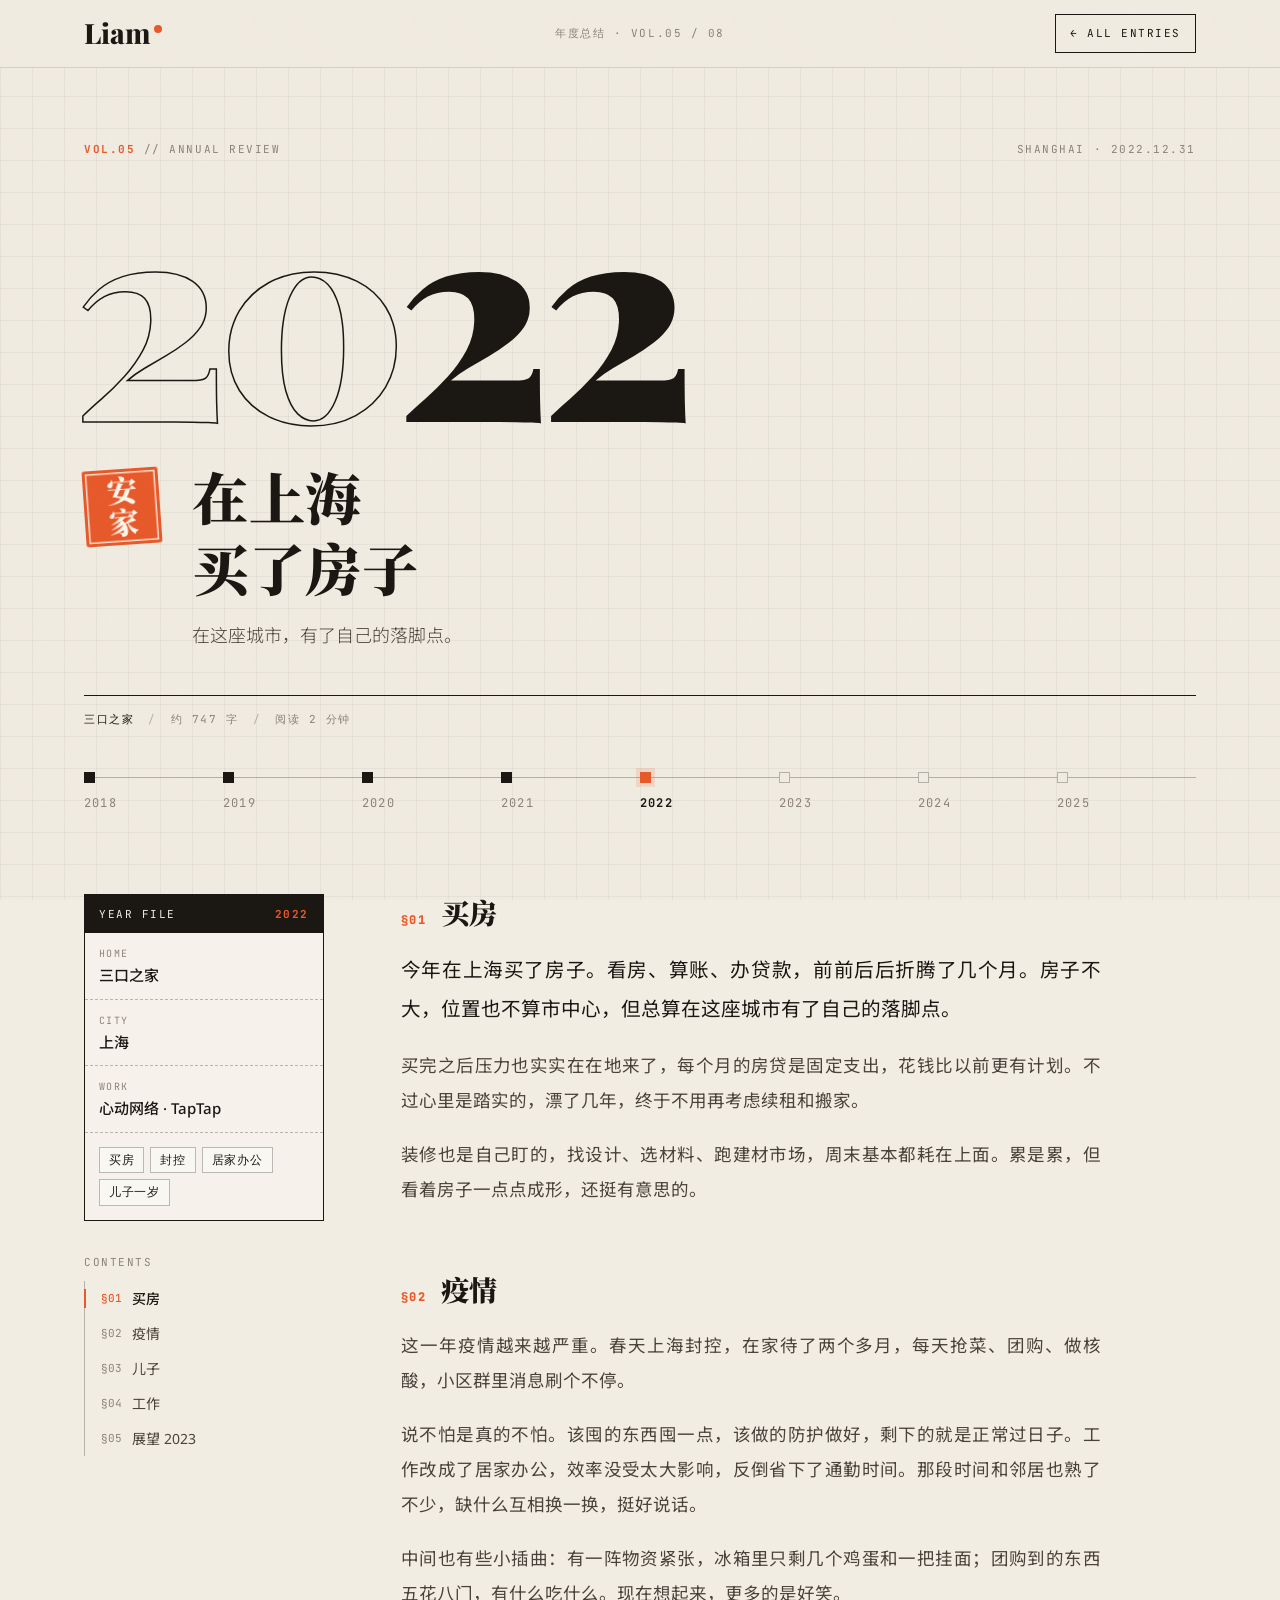
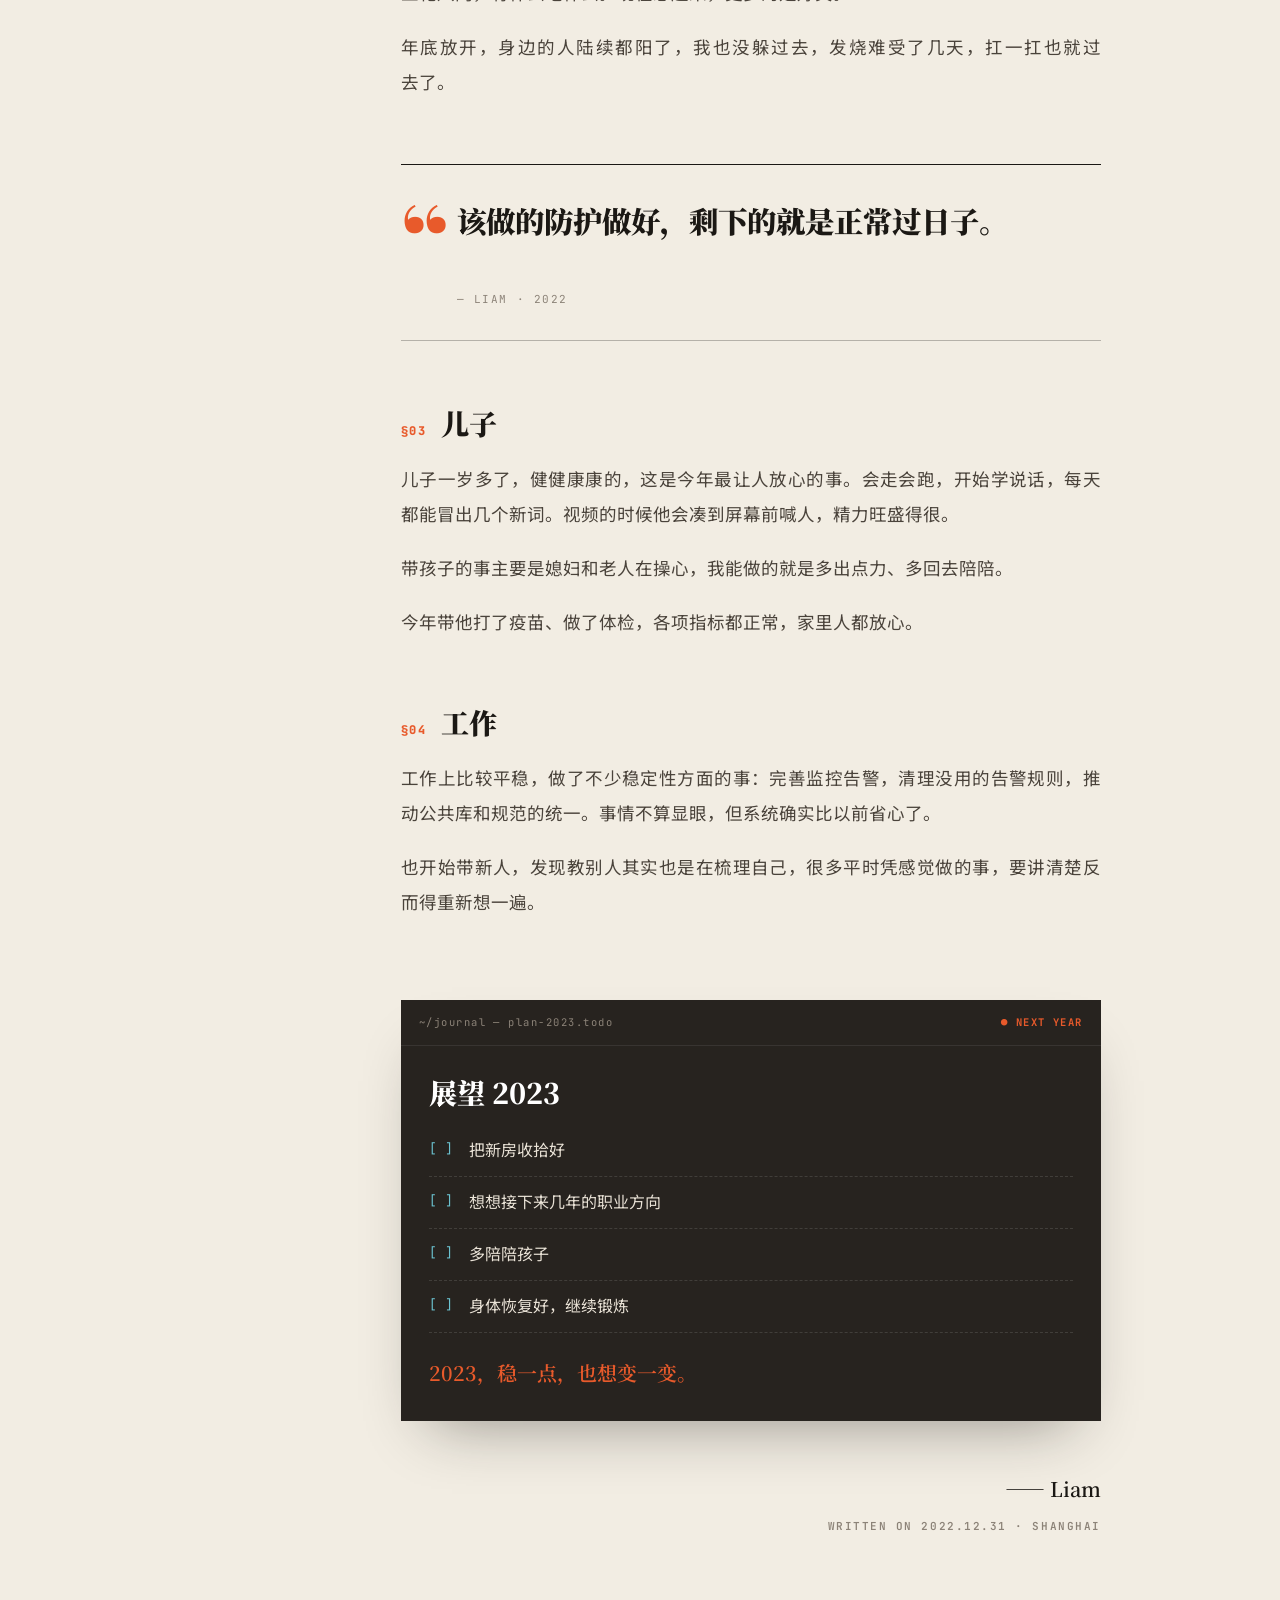
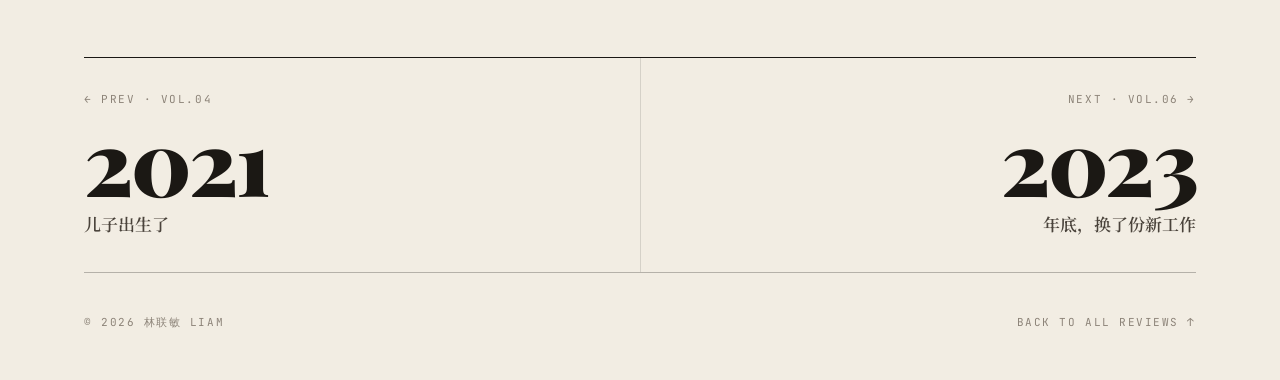
<file: journal/2022.html>
<!DOCTYPE html>
<html lang="zh-CN">
<head>
<meta charset="UTF-8" />
<meta name="viewport" content="width=device-width, initial-scale=1" />
<title>2022 · 在上海买了房子 — Liam 的年度总结</title>
<meta name="description" content="在上海买了房，算是有了落脚的地方。疫情越来越严重，但心里不怕；儿子健健康康地长大。" />
<meta name="author" content="林联敏 Liam" />
<meta property="og:type" content="article" />
<meta property="og:title" content="2022 · 在上海买了房子" />
<meta property="og:description" content="在上海买了房，算是有了落脚的地方。疫情越来越严重，但心里不怕；儿子健健康康地长大。" />
<meta name="theme-color" content="#F2EDE3" />
<link rel="icon" href="../assets/img/favicon.svg" type="image/svg+xml" />
<link rel="preconnect" href="https://fonts.googleapis.com" />
<link rel="preconnect" href="https://fonts.gstatic.com" crossorigin />
<link href="https://fonts.googleapis.com/css2?family=Playfair+Display:ital,wght@0,700;0,800;0,900;1,700&family=Noto+Serif+SC:wght@600;900&family=Noto+Sans:wght@300;400;500;700&family=Noto+Sans+SC:wght@300;400;500;700&family=JetBrains+Mono:wght@400;500;700&display=swap" rel="stylesheet" />
<link rel="stylesheet" href="../assets/css/style.css" />
<link rel="stylesheet" href="../assets/css/journal.css" />
<script>document.documentElement.classList.add('js')</script>
</head>
<body class="jr">

<header class="jbar">
  <a class="brand" href="../">Liam<i></i></a>
  <span class="mono jbar-mid">年度总结 · VOL.05 / 08</span>
  <a class="mono jbar-back" href="../#journal">← <span>ALL ENTRIES</span></a>
  <div class="jbar-prog" aria-hidden="true"><b id="prog"></b></div>
</header>

<main class="jmain">
  <header class="jhero">
    <div class="jhero-meta mono rv"><span><b>VOL.05</b> // ANNUAL REVIEW</span><span>SHANGHAI · 2022.12.31</span></div>
    <div class="jhero-year rv" aria-hidden="true"><span class="o">20</span>22</div>
    <div class="jhero-row rv">
      <span class="seal" aria-hidden="true">安家</span>
      <div>
        <h1 class="jhero-title"><span class="sr-only">2022 · </span>在上海<br />买了房子</h1>
        <p class="jhero-lede">在这座城市，有了自己的落脚点。</p>
      </div>
    </div>
    <div class="jhero-stats mono rv"><span>三口之家</span><span>约 747 字</span><span>阅读 2 分钟</span></div>
  </header>

  <nav class="jyears rv" aria-label="年份">
    <div class="jyears-rail">
      <a class="past" href="2018.html"><i></i><span><em>20</em>18</span></a>
      <a class="past" href="2019.html"><i></i><span><em>20</em>19</span></a>
      <a class="past" href="2020.html"><i></i><span><em>20</em>20</span></a>
      <a class="past" href="2021.html"><i></i><span><em>20</em>21</span></a>
      <a class="on" href="2022.html" aria-current="page"><i></i><span><em>20</em>22</span></a>
      <a class="" href="2023.html"><i></i><span><em>20</em>23</span></a>
      <a class="" href="2024.html"><i></i><span><em>20</em>24</span></a>
      <a class="" href="2025.html"><i></i><span><em>20</em>25</span></a>
    </div>
  </nav>

  <div class="jbody">
    <aside class="jfile">
      <div class="jfile-card">
        <div class="jfile-head mono"><span>YEAR FILE</span><b>2022</b></div>
        <dl>
          <div><dt class="mono">HOME</dt><dd>三口之家</dd></div>
          <div><dt class="mono">CITY</dt><dd>上海</dd></div>
          <div><dt class="mono">WORK</dt><dd>心动网络 · TapTap</dd></div>
        </dl>
        <div class="chips"><span class="chip">买房</span><span class="chip">封控</span><span class="chip">居家办公</span><span class="chip">儿子一岁</span></div>
      </div>
      <div class="jtoc">
        <div class="mono">CONTENTS</div>
        <ol id="toc">
          <li><a href="#s1"><span>§01</span>买房</a></li>
          <li><a href="#s2"><span>§02</span>疫情</a></li>
          <li><a href="#s3"><span>§03</span>儿子</a></li>
          <li><a href="#s4"><span>§04</span>工作</a></li>
          <li><a href="#next"><span>§05</span>展望 2023</a></li>
        </ol>
      </div>
    </aside>

    <article class="jarticle">
      <section class="j-sec" id="s1">
        <h2><span class="mono">§01</span>买房</h2>
        <p>今年在上海买了房子。看房、算账、办贷款，前前后后折腾了几个月。房子不大，位置也不算市中心，但总算在这座城市有了自己的落脚点。</p>
        <p>买完之后压力也实实在在地来了，每个月的房贷是固定支出，花钱比以前更有计划。不过心里是踏实的，漂了几年，终于不用再考虑续租和搬家。</p>
        <p>装修也是自己盯的，找设计、选材料、跑建材市场，周末基本都耗在上面。累是累，但看着房子一点点成形，还挺有意思的。</p>
      </section>
      <section class="j-sec" id="s2">
        <h2><span class="mono">§02</span>疫情</h2>
        <p>这一年疫情越来越严重。春天上海封控，在家待了两个多月，每天抢菜、团购、做核酸，小区群里消息刷个不停。</p>
        <p>说不怕是真的不怕。该囤的东西囤一点，该做的防护做好，剩下的就是正常过日子。工作改成了居家办公，效率没受太大影响，反倒省下了通勤时间。那段时间和邻居也熟了不少，缺什么互相换一换，挺好说话。</p>
        <p>中间也有些小插曲：有一阵物资紧张，冰箱里只剩几个鸡蛋和一把挂面；团购到的东西五花八门，有什么吃什么。现在想起来，更多的是好笑。</p>
        <p>年底放开，身边的人陆续都阳了，我也没躲过去，发烧难受了几天，扛一扛也就过去了。</p>
      </section>
      <blockquote class="j-quote"><p>该做的防护做好，剩下的就是正常过日子。</p><cite class="mono">— LIAM · 2022</cite></blockquote>
      <section class="j-sec" id="s3">
        <h2><span class="mono">§03</span>儿子</h2>
        <p>儿子一岁多了，健健康康的，这是今年最让人放心的事。会走会跑，开始学说话，每天都能冒出几个新词。视频的时候他会凑到屏幕前喊人，精力旺盛得很。</p>
        <p>带孩子的事主要是媳妇和老人在操心，我能做的就是多出点力、多回去陪陪。</p>
        <p>今年带他打了疫苗、做了体检，各项指标都正常，家里人都放心。</p>
      </section>
      <section class="j-sec" id="s4">
        <h2><span class="mono">§04</span>工作</h2>
        <p>工作上比较平稳，做了不少稳定性方面的事：完善监控告警，清理没用的告警规则，推动公共库和规范的统一。事情不算显眼，但系统确实比以前省心了。</p>
        <p>也开始带新人，发现教别人其实也是在梳理自己，很多平时凭感觉做的事，要讲清楚反而得重新想一遍。</p>
      </section>

      <section class="j-next" id="next">
        <div class="j-next-bar mono"><span>~/journal — plan-2023.todo</span><b>NEXT YEAR</b></div>
        <div class="j-next-body">
          <h2>展望 2023</h2>
          <ul>
          <li><span class="bx">[ ]</span><span>把新房收拾好</span></li>
          <li><span class="bx">[ ]</span><span>想想接下来几年的职业方向</span></li>
          <li><span class="bx">[ ]</span><span>多陪陪孩子</span></li>
          <li><span class="bx">[ ]</span><span>身体恢复好，继续锻炼</span></li>
          </ul>
          <p class="j-next-close">2023，稳一点，也想变一变。</p>
        </div>
      </section>

      <p class="j-sign">—— Liam<span class="mono">WRITTEN ON 2022.12.31 · SHANGHAI</span></p>
    </article>
  </div>

  <nav class="jpager" aria-label="上一篇 / 下一篇">
    <a class="pg prev" href="2021.html">
      <span class="mono">← PREV · VOL.04</span>
      <b>2021</b>
      <span class="pg-t">儿子出生了</span>
    </a>
    <a class="pg next" href="2023.html">
      <span class="mono">NEXT · VOL.06 →</span>
      <b>2023</b>
      <span class="pg-t">年底，换了份新工作</span>
    </a>
  </nav>
</main>

<footer class="jfoot mono">
  <span>© 2026 林联敏 LIAM</span>
  <a href="../#journal">BACK TO ALL REVIEWS ↑</a>
</footer>

<script src="../assets/js/journal.js" defer></script>
</body>
</html>
</file>
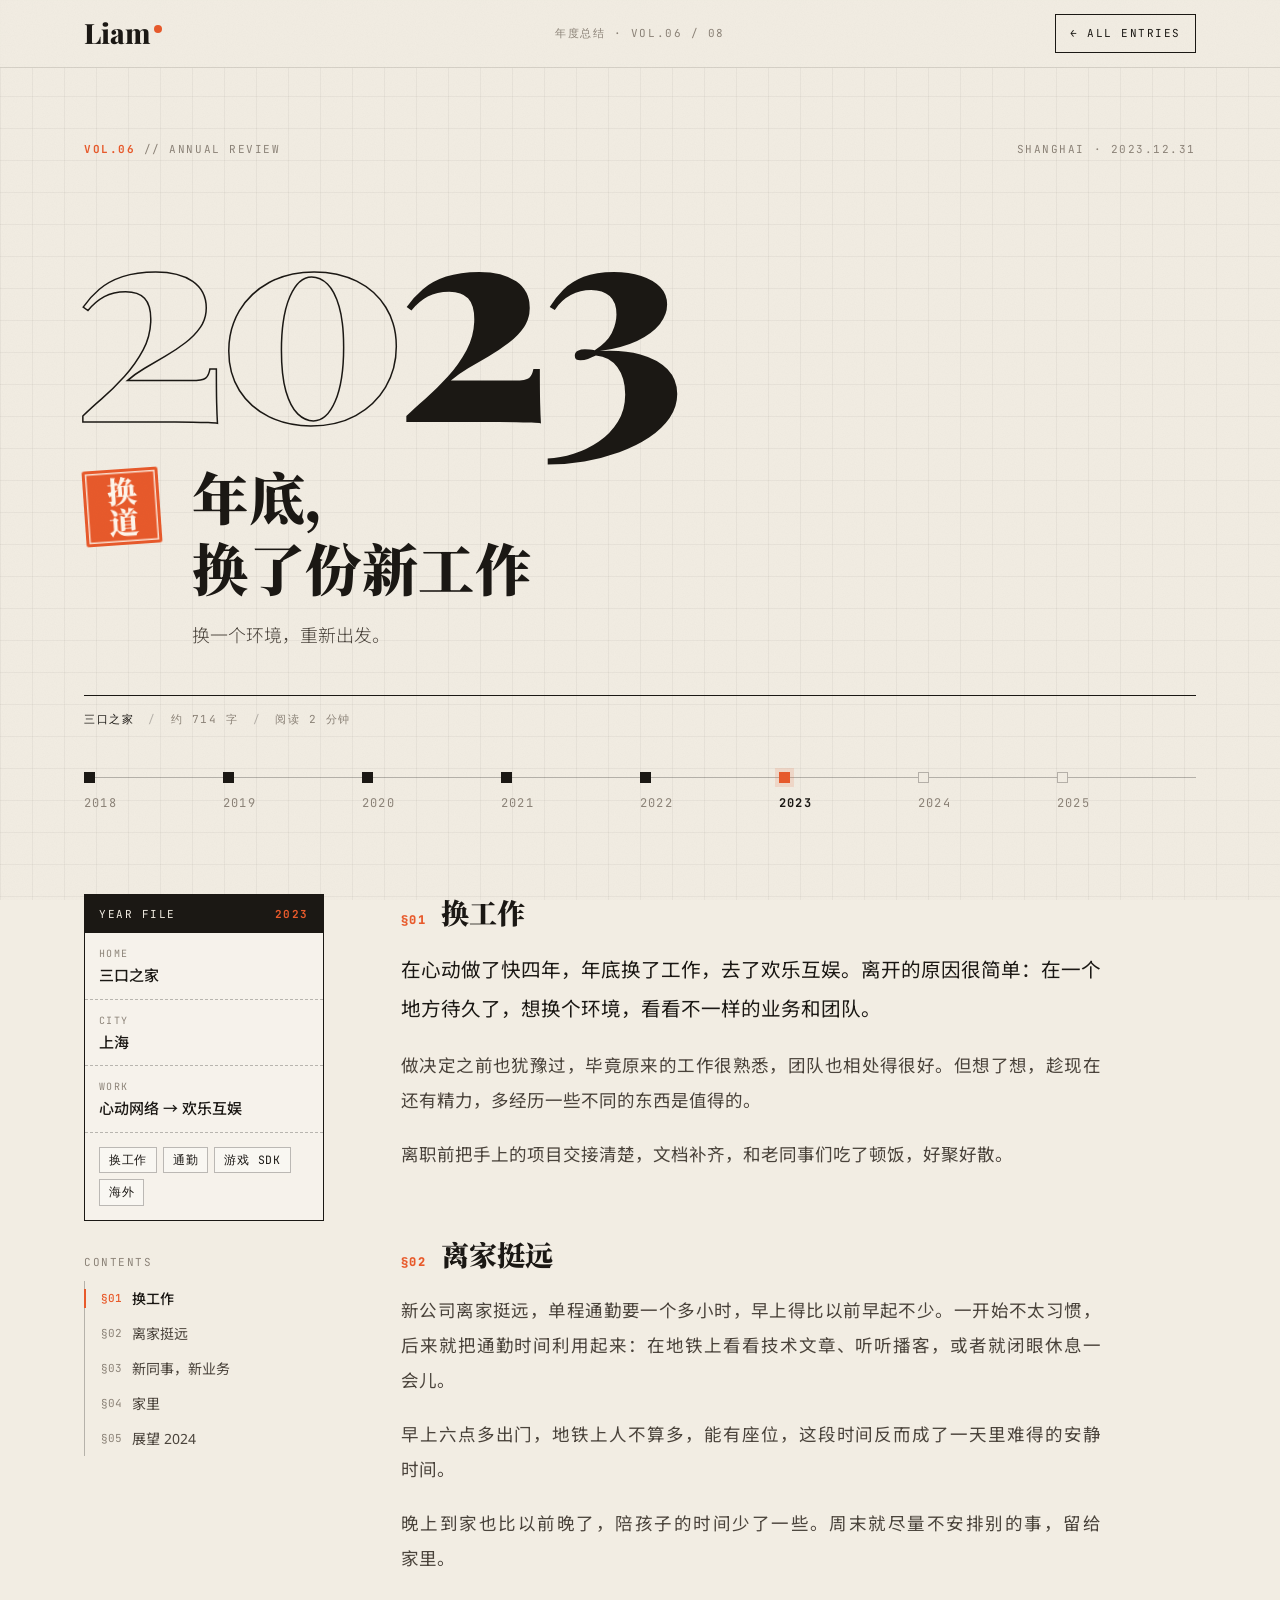
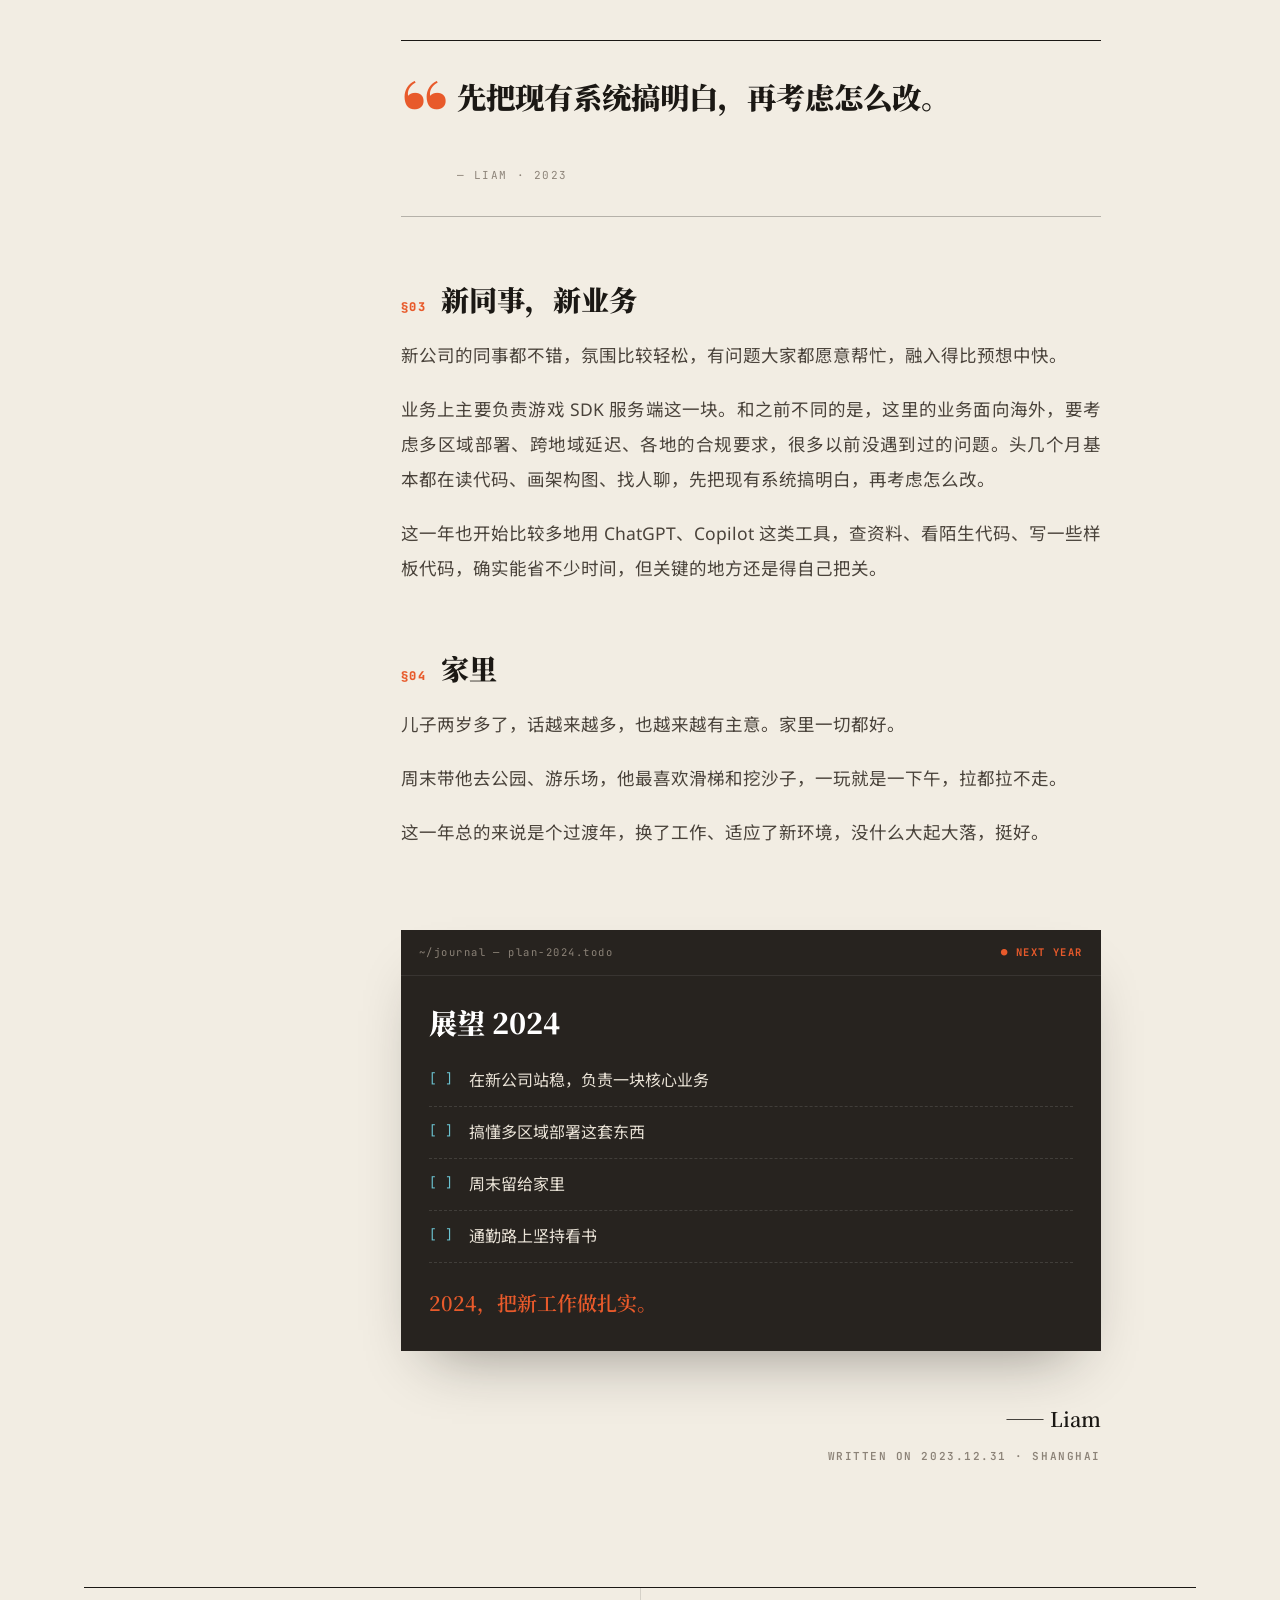
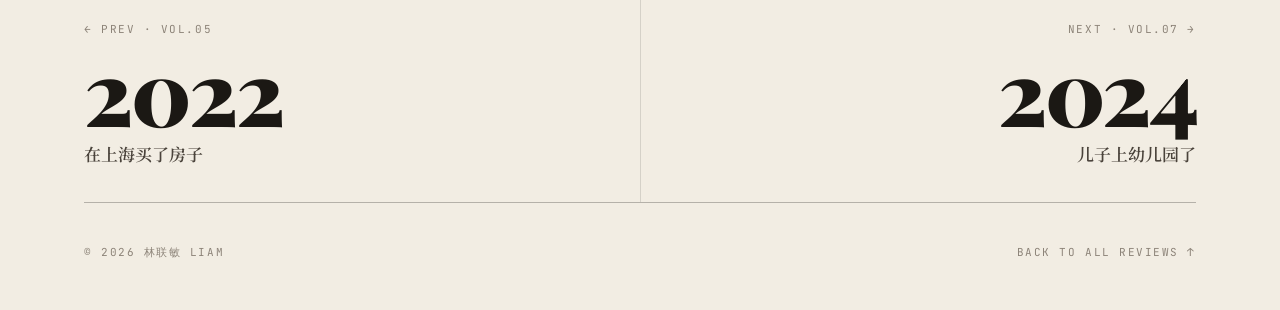
<file: journal/2023.html>
<!DOCTYPE html>
<html lang="zh-CN">
<head>
<meta charset="UTF-8" />
<meta name="viewport" content="width=device-width, initial-scale=1" />
<title>2023 · 年底，换了份新工作 — Liam 的年度总结</title>
<meta name="description" content="在心动做满了四年，年底去了欢乐互娱。离家挺远，通勤变长了，好在新同事都不错。" />
<meta name="author" content="林联敏 Liam" />
<meta property="og:type" content="article" />
<meta property="og:title" content="2023 · 年底，换了份新工作" />
<meta property="og:description" content="在心动做满了四年，年底去了欢乐互娱。离家挺远，通勤变长了，好在新同事都不错。" />
<meta name="theme-color" content="#F2EDE3" />
<link rel="icon" href="../assets/img/favicon.svg" type="image/svg+xml" />
<link rel="preconnect" href="https://fonts.googleapis.com" />
<link rel="preconnect" href="https://fonts.gstatic.com" crossorigin />
<link href="https://fonts.googleapis.com/css2?family=Playfair+Display:ital,wght@0,700;0,800;0,900;1,700&family=Noto+Serif+SC:wght@600;900&family=Noto+Sans:wght@300;400;500;700&family=Noto+Sans+SC:wght@300;400;500;700&family=JetBrains+Mono:wght@400;500;700&display=swap" rel="stylesheet" />
<link rel="stylesheet" href="../assets/css/style.css" />
<link rel="stylesheet" href="../assets/css/journal.css" />
<script>document.documentElement.classList.add('js')</script>
</head>
<body class="jr">

<header class="jbar">
  <a class="brand" href="../">Liam<i></i></a>
  <span class="mono jbar-mid">年度总结 · VOL.06 / 08</span>
  <a class="mono jbar-back" href="../#journal">← <span>ALL ENTRIES</span></a>
  <div class="jbar-prog" aria-hidden="true"><b id="prog"></b></div>
</header>

<main class="jmain">
  <header class="jhero">
    <div class="jhero-meta mono rv"><span><b>VOL.06</b> // ANNUAL REVIEW</span><span>SHANGHAI · 2023.12.31</span></div>
    <div class="jhero-year rv" aria-hidden="true"><span class="o">20</span>23</div>
    <div class="jhero-row rv">
      <span class="seal" aria-hidden="true">换道</span>
      <div>
        <h1 class="jhero-title"><span class="sr-only">2023 · </span>年底，<br />换了份新工作</h1>
        <p class="jhero-lede">换一个环境，重新出发。</p>
      </div>
    </div>
    <div class="jhero-stats mono rv"><span>三口之家</span><span>约 714 字</span><span>阅读 2 分钟</span></div>
  </header>

  <nav class="jyears rv" aria-label="年份">
    <div class="jyears-rail">
      <a class="past" href="2018.html"><i></i><span><em>20</em>18</span></a>
      <a class="past" href="2019.html"><i></i><span><em>20</em>19</span></a>
      <a class="past" href="2020.html"><i></i><span><em>20</em>20</span></a>
      <a class="past" href="2021.html"><i></i><span><em>20</em>21</span></a>
      <a class="past" href="2022.html"><i></i><span><em>20</em>22</span></a>
      <a class="on" href="2023.html" aria-current="page"><i></i><span><em>20</em>23</span></a>
      <a class="" href="2024.html"><i></i><span><em>20</em>24</span></a>
      <a class="" href="2025.html"><i></i><span><em>20</em>25</span></a>
    </div>
  </nav>

  <div class="jbody">
    <aside class="jfile">
      <div class="jfile-card">
        <div class="jfile-head mono"><span>YEAR FILE</span><b>2023</b></div>
        <dl>
          <div><dt class="mono">HOME</dt><dd>三口之家</dd></div>
          <div><dt class="mono">CITY</dt><dd>上海</dd></div>
          <div><dt class="mono">WORK</dt><dd>心动网络 → 欢乐互娱</dd></div>
        </dl>
        <div class="chips"><span class="chip">换工作</span><span class="chip">通勤</span><span class="chip">游戏 SDK</span><span class="chip">海外</span></div>
      </div>
      <div class="jtoc">
        <div class="mono">CONTENTS</div>
        <ol id="toc">
          <li><a href="#s1"><span>§01</span>换工作</a></li>
          <li><a href="#s2"><span>§02</span>离家挺远</a></li>
          <li><a href="#s3"><span>§03</span>新同事，新业务</a></li>
          <li><a href="#s4"><span>§04</span>家里</a></li>
          <li><a href="#next"><span>§05</span>展望 2024</a></li>
        </ol>
      </div>
    </aside>

    <article class="jarticle">
      <section class="j-sec" id="s1">
        <h2><span class="mono">§01</span>换工作</h2>
        <p>在心动做了快四年，年底换了工作，去了欢乐互娱。离开的原因很简单：在一个地方待久了，想换个环境，看看不一样的业务和团队。</p>
        <p>做决定之前也犹豫过，毕竟原来的工作很熟悉，团队也相处得很好。但想了想，趁现在还有精力，多经历一些不同的东西是值得的。</p>
        <p>离职前把手上的项目交接清楚，文档补齐，和老同事们吃了顿饭，好聚好散。</p>
      </section>
      <section class="j-sec" id="s2">
        <h2><span class="mono">§02</span>离家挺远</h2>
        <p>新公司离家挺远，单程通勤要一个多小时，早上得比以前早起不少。一开始不太习惯，后来就把通勤时间利用起来：在地铁上看看技术文章、听听播客，或者就闭眼休息一会儿。</p>
        <p>早上六点多出门，地铁上人不算多，能有座位，这段时间反而成了一天里难得的安静时间。</p>
        <p>晚上到家也比以前晚了，陪孩子的时间少了一些。周末就尽量不安排别的事，留给家里。</p>
      </section>
      <blockquote class="j-quote"><p>先把现有系统搞明白，再考虑怎么改。</p><cite class="mono">— LIAM · 2023</cite></blockquote>
      <section class="j-sec" id="s3">
        <h2><span class="mono">§03</span>新同事，新业务</h2>
        <p>新公司的同事都不错，氛围比较轻松，有问题大家都愿意帮忙，融入得比预想中快。</p>
        <p>业务上主要负责游戏 SDK 服务端这一块。和之前不同的是，这里的业务面向海外，要考虑多区域部署、跨地域延迟、各地的合规要求，很多以前没遇到过的问题。头几个月基本都在读代码、画架构图、找人聊，先把现有系统搞明白，再考虑怎么改。</p>
        <p>这一年也开始比较多地用 ChatGPT、Copilot 这类工具，查资料、看陌生代码、写一些样板代码，确实能省不少时间，但关键的地方还是得自己把关。</p>
      </section>
      <section class="j-sec" id="s4">
        <h2><span class="mono">§04</span>家里</h2>
        <p>儿子两岁多了，话越来越多，也越来越有主意。家里一切都好。</p>
        <p>周末带他去公园、游乐场，他最喜欢滑梯和挖沙子，一玩就是一下午，拉都拉不走。</p>
        <p>这一年总的来说是个过渡年，换了工作、适应了新环境，没什么大起大落，挺好。</p>
      </section>

      <section class="j-next" id="next">
        <div class="j-next-bar mono"><span>~/journal — plan-2024.todo</span><b>NEXT YEAR</b></div>
        <div class="j-next-body">
          <h2>展望 2024</h2>
          <ul>
          <li><span class="bx">[ ]</span><span>在新公司站稳，负责一块核心业务</span></li>
          <li><span class="bx">[ ]</span><span>搞懂多区域部署这套东西</span></li>
          <li><span class="bx">[ ]</span><span>周末留给家里</span></li>
          <li><span class="bx">[ ]</span><span>通勤路上坚持看书</span></li>
          </ul>
          <p class="j-next-close">2024，把新工作做扎实。</p>
        </div>
      </section>

      <p class="j-sign">—— Liam<span class="mono">WRITTEN ON 2023.12.31 · SHANGHAI</span></p>
    </article>
  </div>

  <nav class="jpager" aria-label="上一篇 / 下一篇">
    <a class="pg prev" href="2022.html">
      <span class="mono">← PREV · VOL.05</span>
      <b>2022</b>
      <span class="pg-t">在上海买了房子</span>
    </a>
    <a class="pg next" href="2024.html">
      <span class="mono">NEXT · VOL.07 →</span>
      <b>2024</b>
      <span class="pg-t">儿子上幼儿园了</span>
    </a>
  </nav>
</main>

<footer class="jfoot mono">
  <span>© 2026 林联敏 LIAM</span>
  <a href="../#journal">BACK TO ALL REVIEWS ↑</a>
</footer>

<script src="../assets/js/journal.js" defer></script>
</body>
</html>
</file>
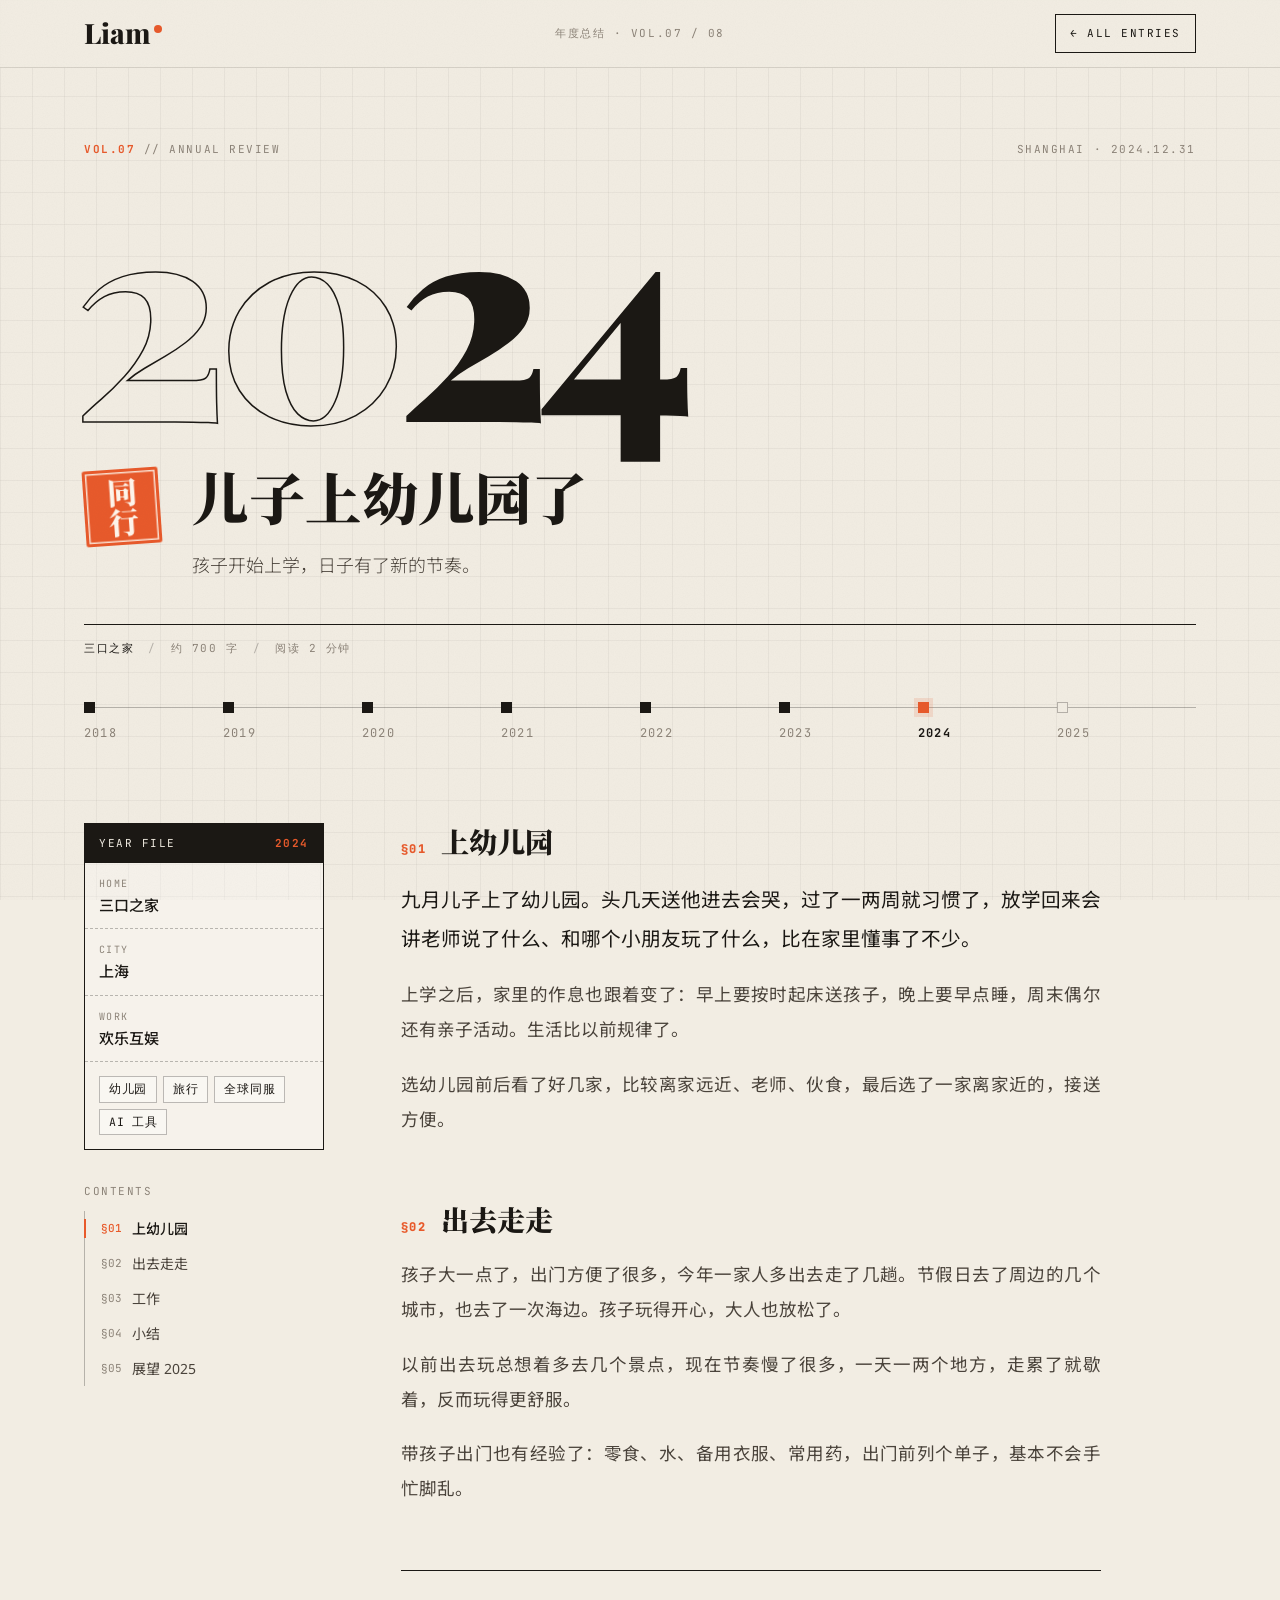
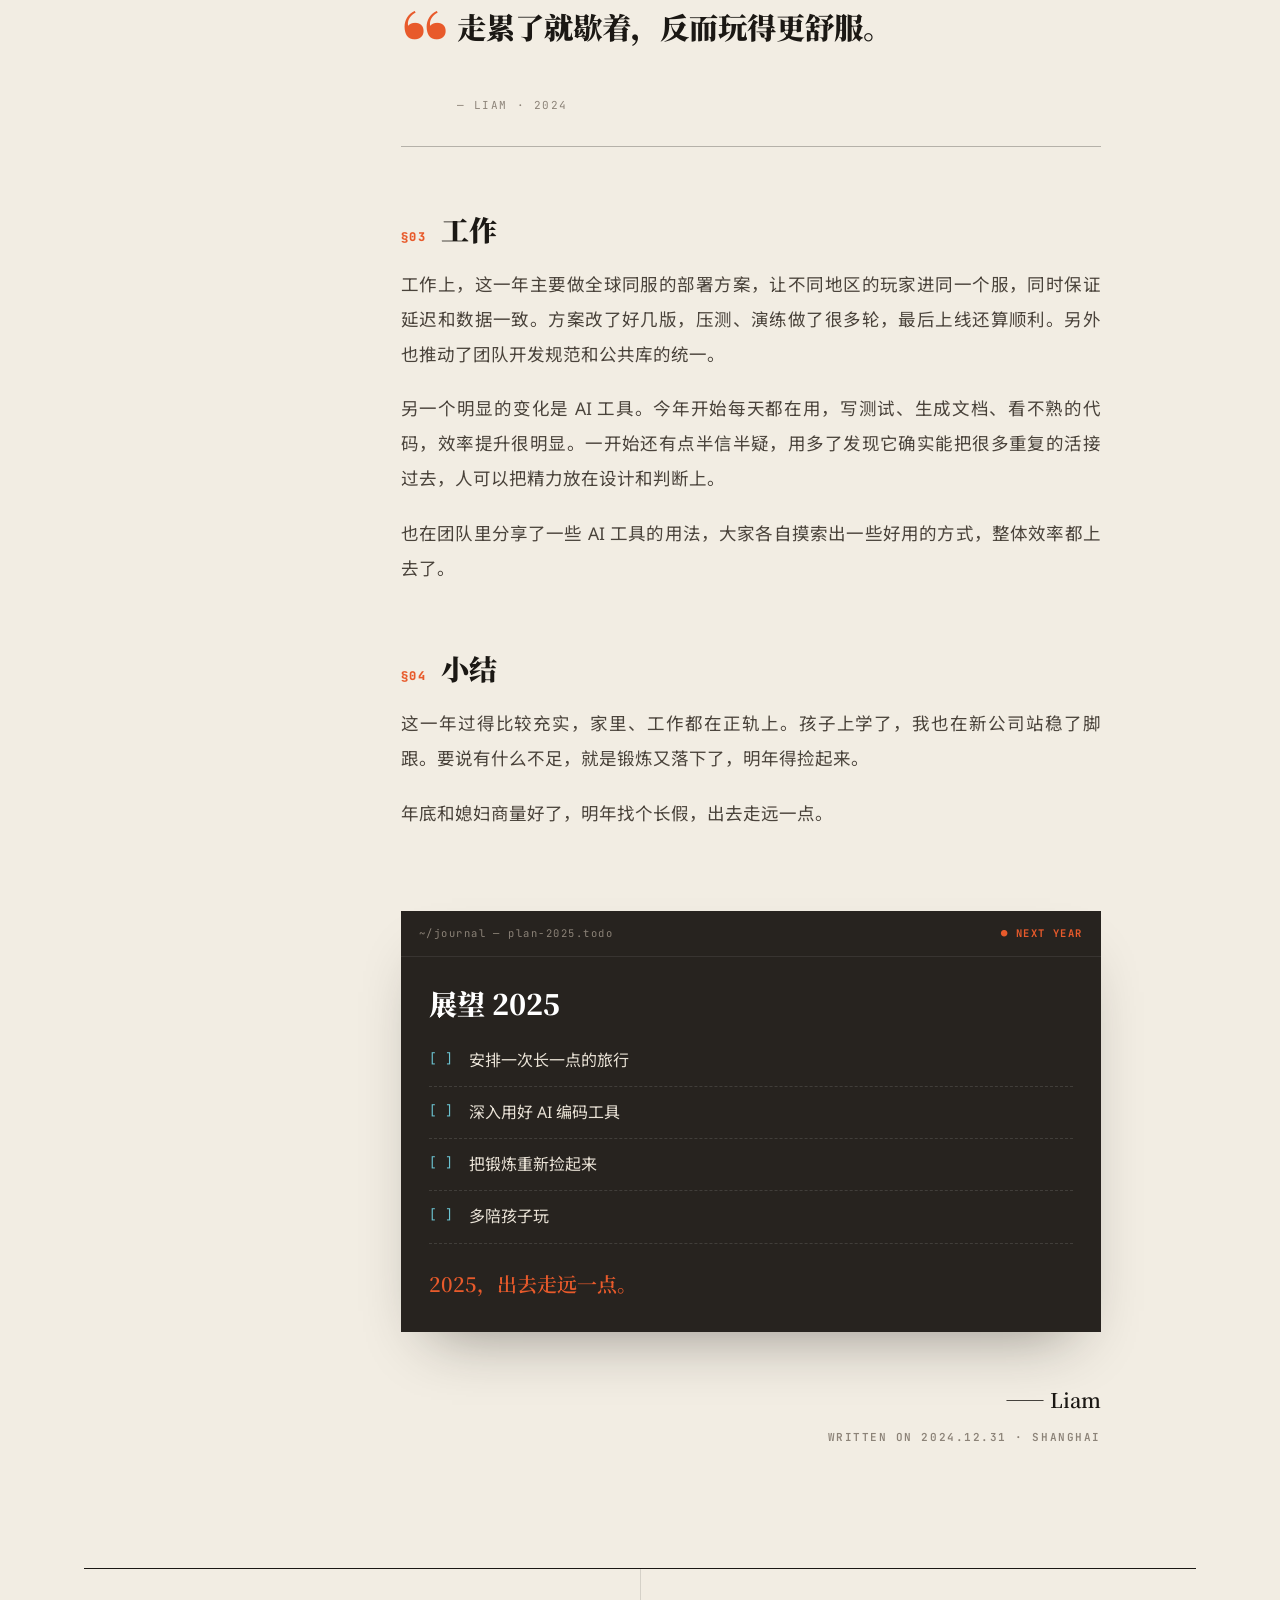
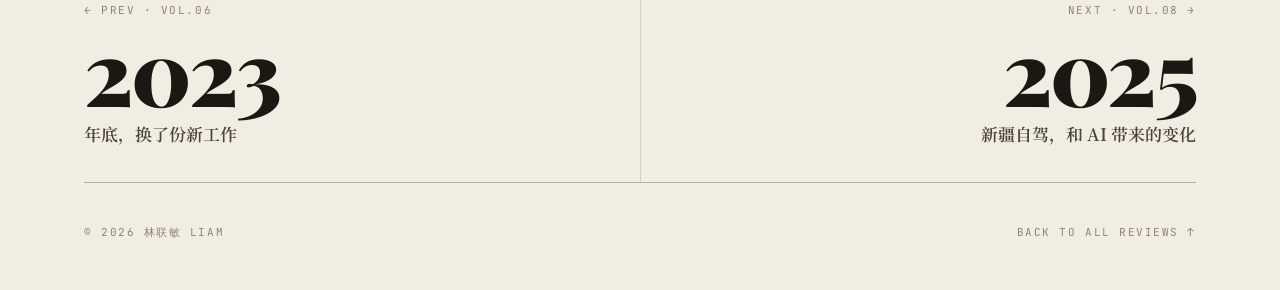
<file: journal/2024.html>
<!DOCTYPE html>
<html lang="zh-CN">
<head>
<meta charset="UTF-8" />
<meta name="viewport" content="width=device-width, initial-scale=1" />
<title>2024 · 儿子上幼儿园了 — Liam 的年度总结</title>
<meta name="description" content="儿子上了幼儿园，一家人多出去走了走。工作上 AI 工具开始真正进入日常。" />
<meta name="author" content="林联敏 Liam" />
<meta property="og:type" content="article" />
<meta property="og:title" content="2024 · 儿子上幼儿园了" />
<meta property="og:description" content="儿子上了幼儿园，一家人多出去走了走。工作上 AI 工具开始真正进入日常。" />
<meta name="theme-color" content="#F2EDE3" />
<link rel="icon" href="../assets/img/favicon.svg" type="image/svg+xml" />
<link rel="preconnect" href="https://fonts.googleapis.com" />
<link rel="preconnect" href="https://fonts.gstatic.com" crossorigin />
<link href="https://fonts.googleapis.com/css2?family=Playfair+Display:ital,wght@0,700;0,800;0,900;1,700&family=Noto+Serif+SC:wght@600;900&family=Noto+Sans:wght@300;400;500;700&family=Noto+Sans+SC:wght@300;400;500;700&family=JetBrains+Mono:wght@400;500;700&display=swap" rel="stylesheet" />
<link rel="stylesheet" href="../assets/css/style.css" />
<link rel="stylesheet" href="../assets/css/journal.css" />
<script>document.documentElement.classList.add('js')</script>
</head>
<body class="jr">

<header class="jbar">
  <a class="brand" href="../">Liam<i></i></a>
  <span class="mono jbar-mid">年度总结 · VOL.07 / 08</span>
  <a class="mono jbar-back" href="../#journal">← <span>ALL ENTRIES</span></a>
  <div class="jbar-prog" aria-hidden="true"><b id="prog"></b></div>
</header>

<main class="jmain">
  <header class="jhero">
    <div class="jhero-meta mono rv"><span><b>VOL.07</b> // ANNUAL REVIEW</span><span>SHANGHAI · 2024.12.31</span></div>
    <div class="jhero-year rv" aria-hidden="true"><span class="o">20</span>24</div>
    <div class="jhero-row rv">
      <span class="seal" aria-hidden="true">同行</span>
      <div>
        <h1 class="jhero-title"><span class="sr-only">2024 · </span>儿子上幼儿园了</h1>
        <p class="jhero-lede">孩子开始上学，日子有了新的节奏。</p>
      </div>
    </div>
    <div class="jhero-stats mono rv"><span>三口之家</span><span>约 700 字</span><span>阅读 2 分钟</span></div>
  </header>

  <nav class="jyears rv" aria-label="年份">
    <div class="jyears-rail">
      <a class="past" href="2018.html"><i></i><span><em>20</em>18</span></a>
      <a class="past" href="2019.html"><i></i><span><em>20</em>19</span></a>
      <a class="past" href="2020.html"><i></i><span><em>20</em>20</span></a>
      <a class="past" href="2021.html"><i></i><span><em>20</em>21</span></a>
      <a class="past" href="2022.html"><i></i><span><em>20</em>22</span></a>
      <a class="past" href="2023.html"><i></i><span><em>20</em>23</span></a>
      <a class="on" href="2024.html" aria-current="page"><i></i><span><em>20</em>24</span></a>
      <a class="" href="2025.html"><i></i><span><em>20</em>25</span></a>
    </div>
  </nav>

  <div class="jbody">
    <aside class="jfile">
      <div class="jfile-card">
        <div class="jfile-head mono"><span>YEAR FILE</span><b>2024</b></div>
        <dl>
          <div><dt class="mono">HOME</dt><dd>三口之家</dd></div>
          <div><dt class="mono">CITY</dt><dd>上海</dd></div>
          <div><dt class="mono">WORK</dt><dd>欢乐互娱</dd></div>
        </dl>
        <div class="chips"><span class="chip">幼儿园</span><span class="chip">旅行</span><span class="chip">全球同服</span><span class="chip">AI 工具</span></div>
      </div>
      <div class="jtoc">
        <div class="mono">CONTENTS</div>
        <ol id="toc">
          <li><a href="#s1"><span>§01</span>上幼儿园</a></li>
          <li><a href="#s2"><span>§02</span>出去走走</a></li>
          <li><a href="#s3"><span>§03</span>工作</a></li>
          <li><a href="#s4"><span>§04</span>小结</a></li>
          <li><a href="#next"><span>§05</span>展望 2025</a></li>
        </ol>
      </div>
    </aside>

    <article class="jarticle">
      <section class="j-sec" id="s1">
        <h2><span class="mono">§01</span>上幼儿园</h2>
        <p>九月儿子上了幼儿园。头几天送他进去会哭，过了一两周就习惯了，放学回来会讲老师说了什么、和哪个小朋友玩了什么，比在家里懂事了不少。</p>
        <p>上学之后，家里的作息也跟着变了：早上要按时起床送孩子，晚上要早点睡，周末偶尔还有亲子活动。生活比以前规律了。</p>
        <p>选幼儿园前后看了好几家，比较离家远近、老师、伙食，最后选了一家离家近的，接送方便。</p>
      </section>
      <section class="j-sec" id="s2">
        <h2><span class="mono">§02</span>出去走走</h2>
        <p>孩子大一点了，出门方便了很多，今年一家人多出去走了几趟。节假日去了周边的几个城市，也去了一次海边。孩子玩得开心，大人也放松了。</p>
        <p>以前出去玩总想着多去几个景点，现在节奏慢了很多，一天一两个地方，走累了就歇着，反而玩得更舒服。</p>
        <p>带孩子出门也有经验了：零食、水、备用衣服、常用药，出门前列个单子，基本不会手忙脚乱。</p>
      </section>
      <blockquote class="j-quote"><p>走累了就歇着，反而玩得更舒服。</p><cite class="mono">— LIAM · 2024</cite></blockquote>
      <section class="j-sec" id="s3">
        <h2><span class="mono">§03</span>工作</h2>
        <p>工作上，这一年主要做全球同服的部署方案，让不同地区的玩家进同一个服，同时保证延迟和数据一致。方案改了好几版，压测、演练做了很多轮，最后上线还算顺利。另外也推动了团队开发规范和公共库的统一。</p>
        <p>另一个明显的变化是 AI 工具。今年开始每天都在用，写测试、生成文档、看不熟的代码，效率提升很明显。一开始还有点半信半疑，用多了发现它确实能把很多重复的活接过去，人可以把精力放在设计和判断上。</p>
        <p>也在团队里分享了一些 AI 工具的用法，大家各自摸索出一些好用的方式，整体效率都上去了。</p>
      </section>
      <section class="j-sec" id="s4">
        <h2><span class="mono">§04</span>小结</h2>
        <p>这一年过得比较充实，家里、工作都在正轨上。孩子上学了，我也在新公司站稳了脚跟。要说有什么不足，就是锻炼又落下了，明年得捡起来。</p>
        <p>年底和媳妇商量好了，明年找个长假，出去走远一点。</p>
      </section>

      <section class="j-next" id="next">
        <div class="j-next-bar mono"><span>~/journal — plan-2025.todo</span><b>NEXT YEAR</b></div>
        <div class="j-next-body">
          <h2>展望 2025</h2>
          <ul>
          <li><span class="bx">[ ]</span><span>安排一次长一点的旅行</span></li>
          <li><span class="bx">[ ]</span><span>深入用好 AI 编码工具</span></li>
          <li><span class="bx">[ ]</span><span>把锻炼重新捡起来</span></li>
          <li><span class="bx">[ ]</span><span>多陪孩子玩</span></li>
          </ul>
          <p class="j-next-close">2025，出去走远一点。</p>
        </div>
      </section>

      <p class="j-sign">—— Liam<span class="mono">WRITTEN ON 2024.12.31 · SHANGHAI</span></p>
    </article>
  </div>

  <nav class="jpager" aria-label="上一篇 / 下一篇">
    <a class="pg prev" href="2023.html">
      <span class="mono">← PREV · VOL.06</span>
      <b>2023</b>
      <span class="pg-t">年底，换了份新工作</span>
    </a>
    <a class="pg next" href="2025.html">
      <span class="mono">NEXT · VOL.08 →</span>
      <b>2025</b>
      <span class="pg-t">新疆自驾，和 AI 带来的变化</span>
    </a>
  </nav>
</main>

<footer class="jfoot mono">
  <span>© 2026 林联敏 LIAM</span>
  <a href="../#journal">BACK TO ALL REVIEWS ↑</a>
</footer>

<script src="../assets/js/journal.js" defer></script>
</body>
</html>
</file>
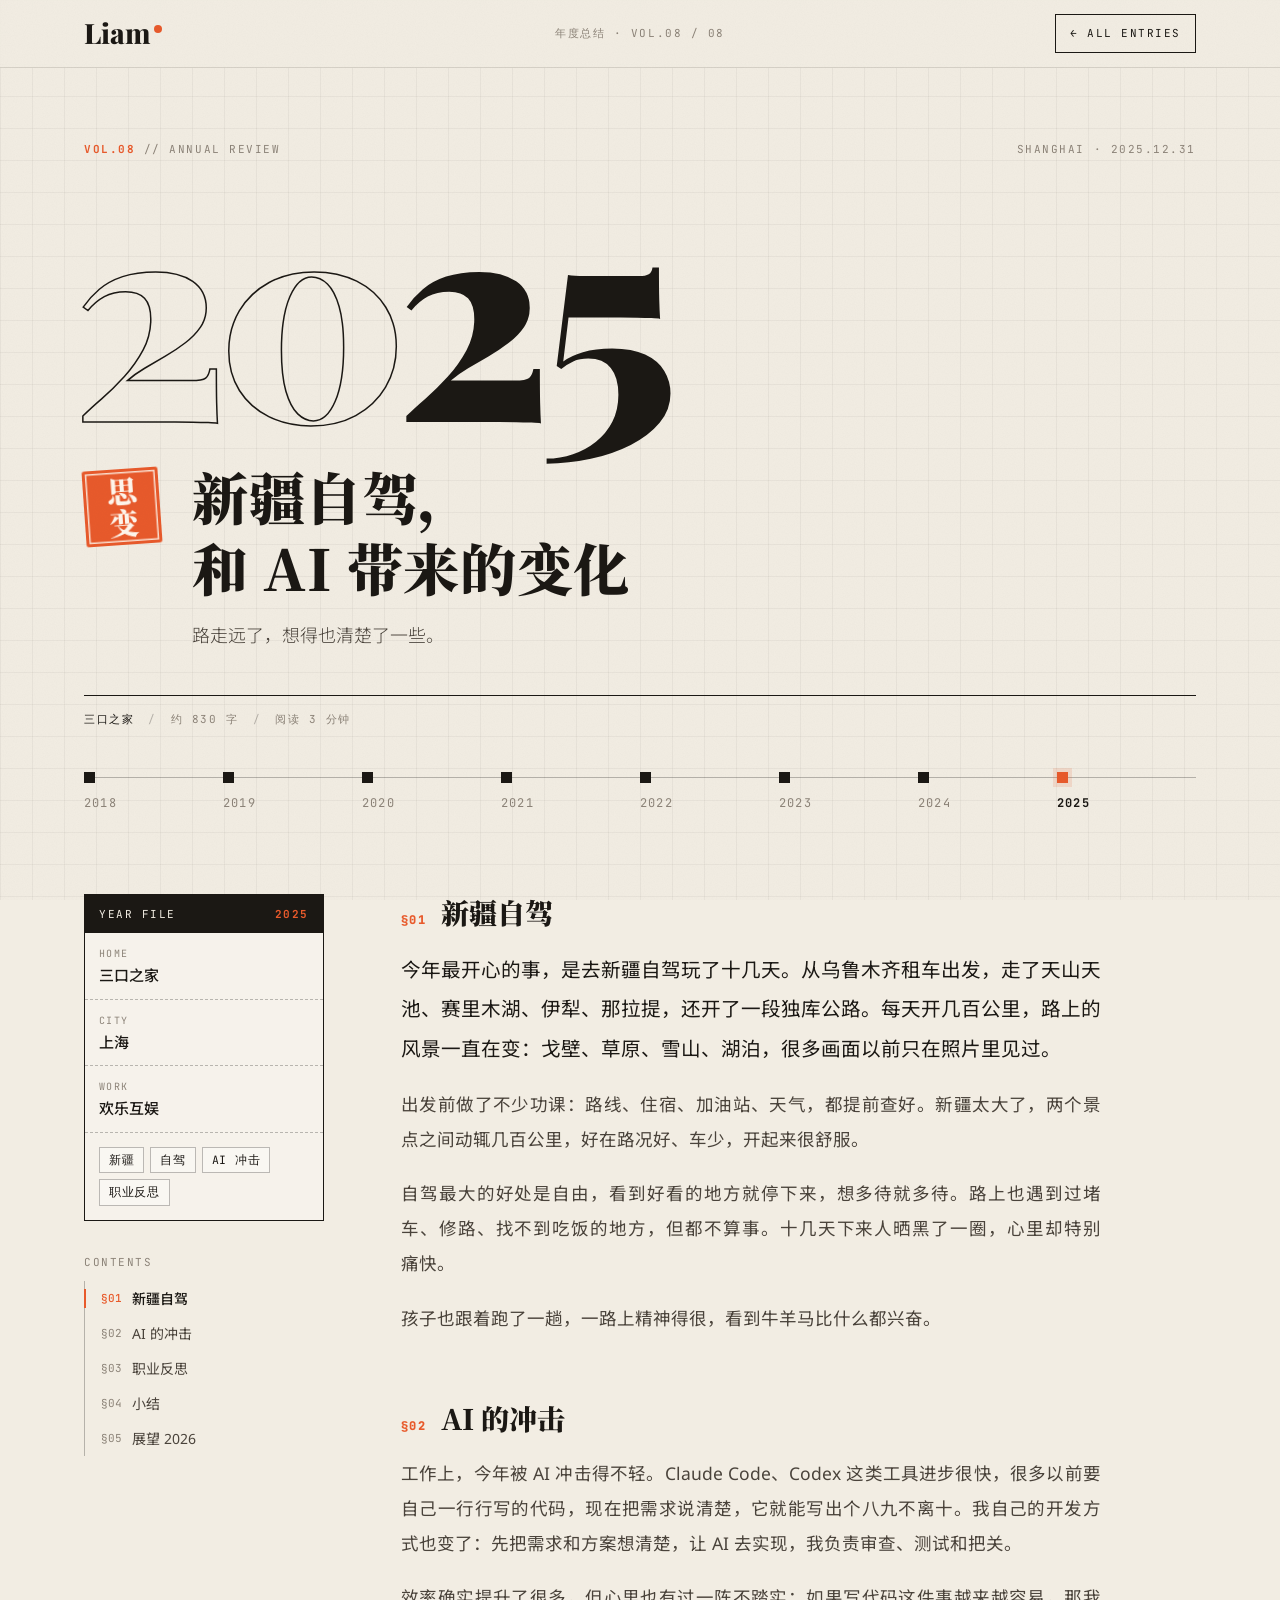
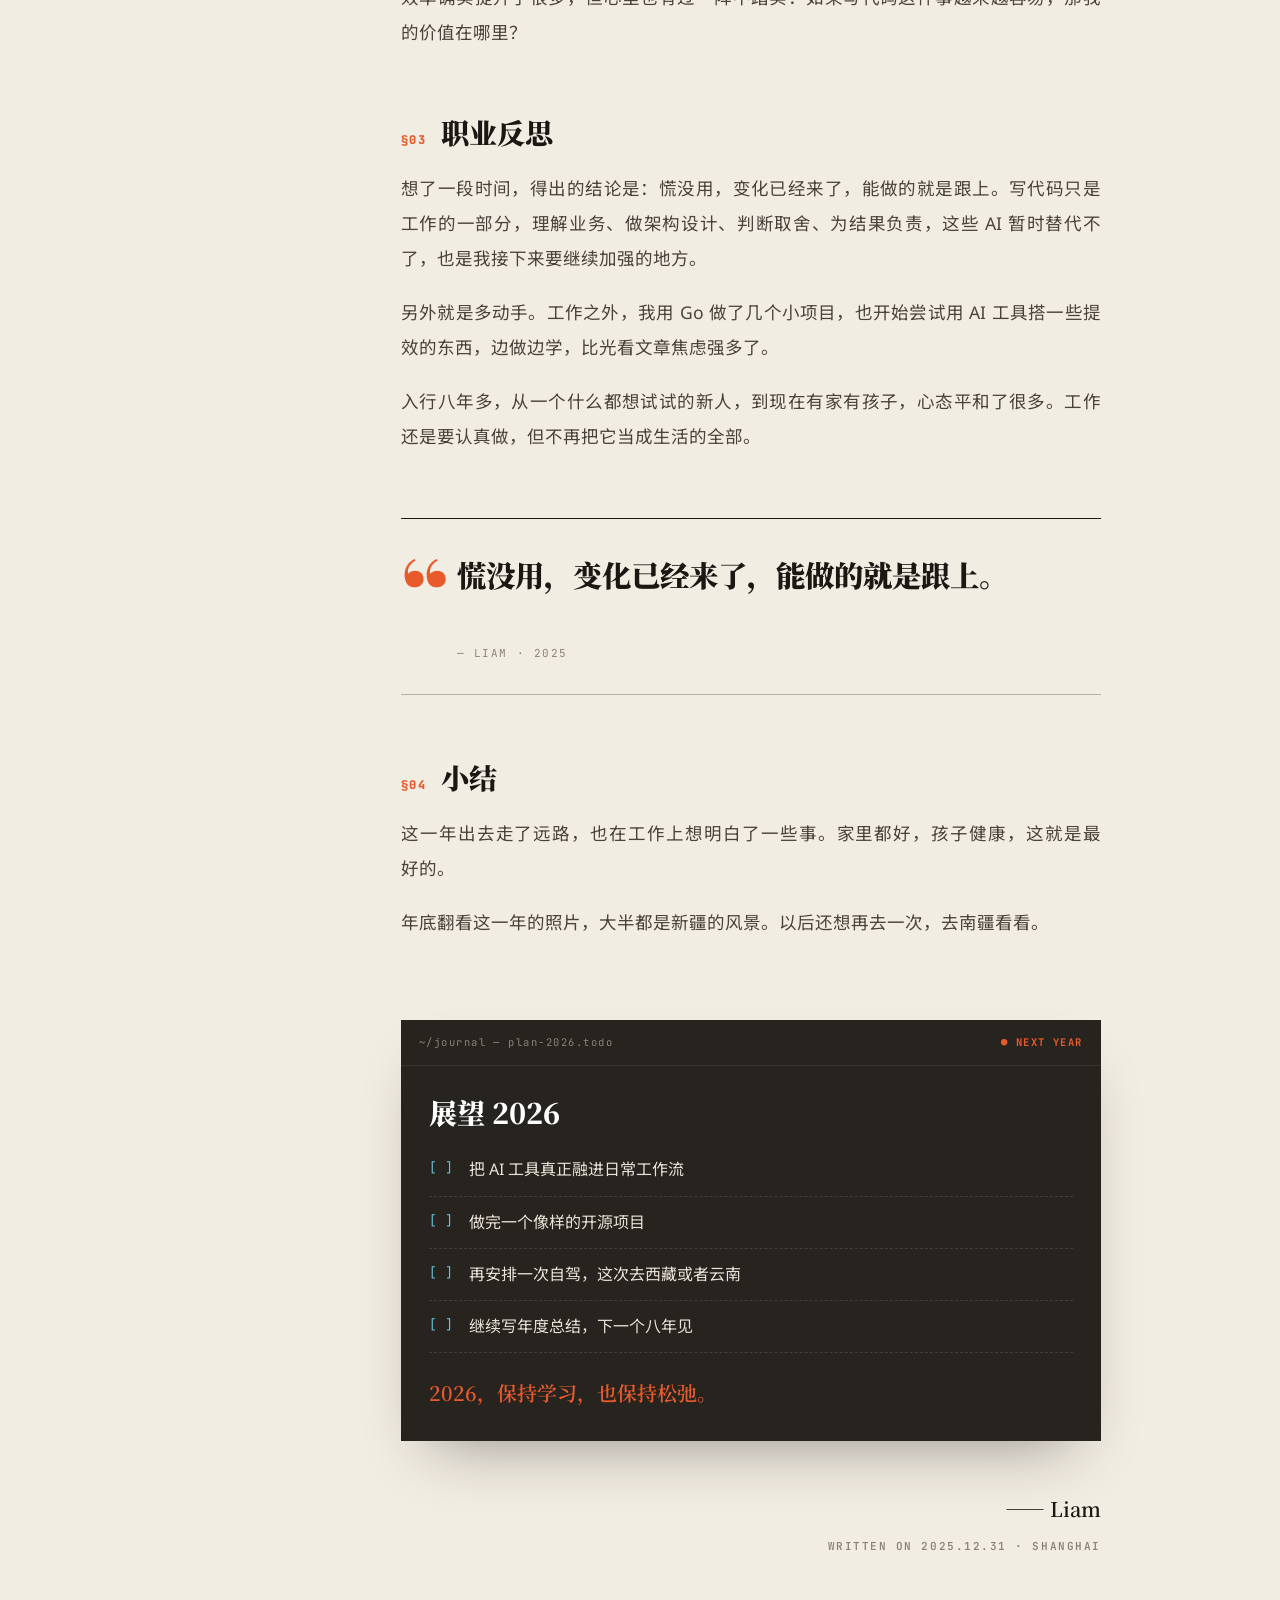
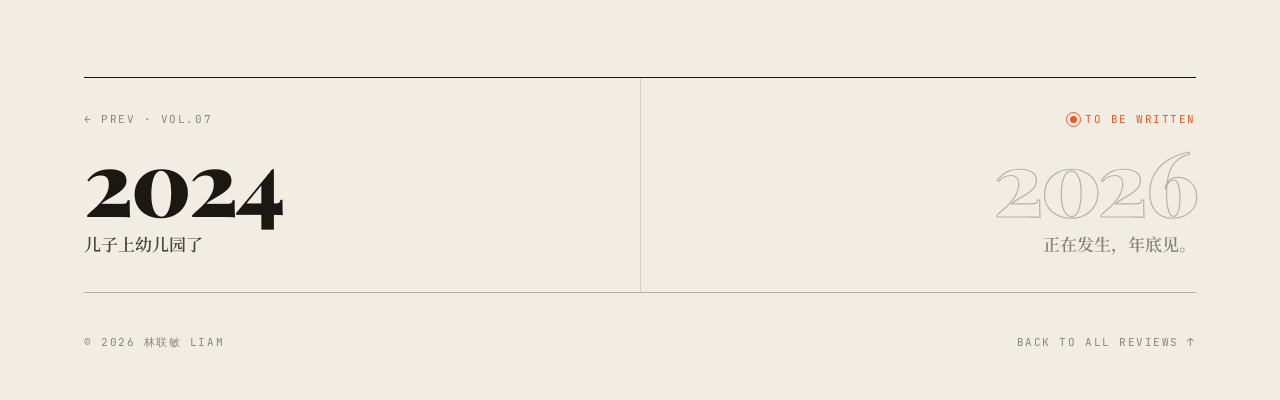
<file: journal/2025.html>
<!DOCTYPE html>
<html lang="zh-CN">
<head>
<meta charset="UTF-8" />
<meta name="viewport" content="width=device-width, initial-scale=1" />
<title>2025 · 新疆自驾，和 AI 带来的变化 — Liam 的年度总结</title>
<meta name="description" content="去新疆自驾玩了十几天，很痛快。工作上被 AI 冲击得不轻，也借机想了想自己的职业方向。" />
<meta name="author" content="林联敏 Liam" />
<meta property="og:type" content="article" />
<meta property="og:title" content="2025 · 新疆自驾，和 AI 带来的变化" />
<meta property="og:description" content="去新疆自驾玩了十几天，很痛快。工作上被 AI 冲击得不轻，也借机想了想自己的职业方向。" />
<meta name="theme-color" content="#F2EDE3" />
<link rel="icon" href="../assets/img/favicon.svg" type="image/svg+xml" />
<link rel="preconnect" href="https://fonts.googleapis.com" />
<link rel="preconnect" href="https://fonts.gstatic.com" crossorigin />
<link href="https://fonts.googleapis.com/css2?family=Playfair+Display:ital,wght@0,700;0,800;0,900;1,700&family=Noto+Serif+SC:wght@600;900&family=Noto+Sans:wght@300;400;500;700&family=Noto+Sans+SC:wght@300;400;500;700&family=JetBrains+Mono:wght@400;500;700&display=swap" rel="stylesheet" />
<link rel="stylesheet" href="../assets/css/style.css" />
<link rel="stylesheet" href="../assets/css/journal.css" />
<script>document.documentElement.classList.add('js')</script>
</head>
<body class="jr">

<header class="jbar">
  <a class="brand" href="../">Liam<i></i></a>
  <span class="mono jbar-mid">年度总结 · VOL.08 / 08</span>
  <a class="mono jbar-back" href="../#journal">← <span>ALL ENTRIES</span></a>
  <div class="jbar-prog" aria-hidden="true"><b id="prog"></b></div>
</header>

<main class="jmain">
  <header class="jhero">
    <div class="jhero-meta mono rv"><span><b>VOL.08</b> // ANNUAL REVIEW</span><span>SHANGHAI · 2025.12.31</span></div>
    <div class="jhero-year rv" aria-hidden="true"><span class="o">20</span>25</div>
    <div class="jhero-row rv">
      <span class="seal" aria-hidden="true">思变</span>
      <div>
        <h1 class="jhero-title"><span class="sr-only">2025 · </span>新疆自驾，<br />和 AI 带来的变化</h1>
        <p class="jhero-lede">路走远了，想得也清楚了一些。</p>
      </div>
    </div>
    <div class="jhero-stats mono rv"><span>三口之家</span><span>约 830 字</span><span>阅读 3 分钟</span></div>
  </header>

  <nav class="jyears rv" aria-label="年份">
    <div class="jyears-rail">
      <a class="past" href="2018.html"><i></i><span><em>20</em>18</span></a>
      <a class="past" href="2019.html"><i></i><span><em>20</em>19</span></a>
      <a class="past" href="2020.html"><i></i><span><em>20</em>20</span></a>
      <a class="past" href="2021.html"><i></i><span><em>20</em>21</span></a>
      <a class="past" href="2022.html"><i></i><span><em>20</em>22</span></a>
      <a class="past" href="2023.html"><i></i><span><em>20</em>23</span></a>
      <a class="past" href="2024.html"><i></i><span><em>20</em>24</span></a>
      <a class="on" href="2025.html" aria-current="page"><i></i><span><em>20</em>25</span></a>
    </div>
  </nav>

  <div class="jbody">
    <aside class="jfile">
      <div class="jfile-card">
        <div class="jfile-head mono"><span>YEAR FILE</span><b>2025</b></div>
        <dl>
          <div><dt class="mono">HOME</dt><dd>三口之家</dd></div>
          <div><dt class="mono">CITY</dt><dd>上海</dd></div>
          <div><dt class="mono">WORK</dt><dd>欢乐互娱</dd></div>
        </dl>
        <div class="chips"><span class="chip">新疆</span><span class="chip">自驾</span><span class="chip">AI 冲击</span><span class="chip">职业反思</span></div>
      </div>
      <div class="jtoc">
        <div class="mono">CONTENTS</div>
        <ol id="toc">
          <li><a href="#s1"><span>§01</span>新疆自驾</a></li>
          <li><a href="#s2"><span>§02</span>AI 的冲击</a></li>
          <li><a href="#s3"><span>§03</span>职业反思</a></li>
          <li><a href="#s4"><span>§04</span>小结</a></li>
          <li><a href="#next"><span>§05</span>展望 2026</a></li>
        </ol>
      </div>
    </aside>

    <article class="jarticle">
      <section class="j-sec" id="s1">
        <h2><span class="mono">§01</span>新疆自驾</h2>
        <p>今年最开心的事，是去新疆自驾玩了十几天。从乌鲁木齐租车出发，走了天山天池、赛里木湖、伊犁、那拉提，还开了一段独库公路。每天开几百公里，路上的风景一直在变：戈壁、草原、雪山、湖泊，很多画面以前只在照片里见过。</p>
        <p>出发前做了不少功课：路线、住宿、加油站、天气，都提前查好。新疆太大了，两个景点之间动辄几百公里，好在路况好、车少，开起来很舒服。</p>
        <p>自驾最大的好处是自由，看到好看的地方就停下来，想多待就多待。路上也遇到过堵车、修路、找不到吃饭的地方，但都不算事。十几天下来人晒黑了一圈，心里却特别痛快。</p>
        <p>孩子也跟着跑了一趟，一路上精神得很，看到牛羊马比什么都兴奋。</p>
      </section>
      <section class="j-sec" id="s2">
        <h2><span class="mono">§02</span>AI 的冲击</h2>
        <p>工作上，今年被 AI 冲击得不轻。Claude Code、Codex 这类工具进步很快，很多以前要自己一行行写的代码，现在把需求说清楚，它就能写出个八九不离十。我自己的开发方式也变了：先把需求和方案想清楚，让 AI 去实现，我负责审查、测试和把关。</p>
        <p>效率确实提升了很多，但心里也有过一阵不踏实：如果写代码这件事越来越容易，那我的价值在哪里？</p>
      </section>
      <section class="j-sec" id="s3">
        <h2><span class="mono">§03</span>职业反思</h2>
        <p>想了一段时间，得出的结论是：慌没用，变化已经来了，能做的就是跟上。写代码只是工作的一部分，理解业务、做架构设计、判断取舍、为结果负责，这些 AI 暂时替代不了，也是我接下来要继续加强的地方。</p>
        <p>另外就是多动手。工作之外，我用 Go 做了几个小项目，也开始尝试用 AI 工具搭一些提效的东西，边做边学，比光看文章焦虑强多了。</p>
        <p>入行八年多，从一个什么都想试试的新人，到现在有家有孩子，心态平和了很多。工作还是要认真做，但不再把它当成生活的全部。</p>
      </section>
      <blockquote class="j-quote"><p>慌没用，变化已经来了，能做的就是跟上。</p><cite class="mono">— LIAM · 2025</cite></blockquote>
      <section class="j-sec" id="s4">
        <h2><span class="mono">§04</span>小结</h2>
        <p>这一年出去走了远路，也在工作上想明白了一些事。家里都好，孩子健康，这就是最好的。</p>
        <p>年底翻看这一年的照片，大半都是新疆的风景。以后还想再去一次，去南疆看看。</p>
      </section>

      <section class="j-next" id="next">
        <div class="j-next-bar mono"><span>~/journal — plan-2026.todo</span><b>NEXT YEAR</b></div>
        <div class="j-next-body">
          <h2>展望 2026</h2>
          <ul>
          <li><span class="bx">[ ]</span><span>把 AI 工具真正融进日常工作流</span></li>
          <li><span class="bx">[ ]</span><span>做完一个像样的开源项目</span></li>
          <li><span class="bx">[ ]</span><span>再安排一次自驾，这次去西藏或者云南</span></li>
          <li><span class="bx">[ ]</span><span>继续写年度总结，下一个八年见</span></li>
          </ul>
          <p class="j-next-close">2026，保持学习，也保持松弛。</p>
        </div>
      </section>

      <p class="j-sign">—— Liam<span class="mono">WRITTEN ON 2025.12.31 · SHANGHAI</span></p>
    </article>
  </div>

  <nav class="jpager" aria-label="上一篇 / 下一篇">
    <a class="pg prev" href="2024.html">
      <span class="mono">← PREV · VOL.07</span>
      <b>2024</b>
      <span class="pg-t">儿子上幼儿园了</span>
    </a>
    <div class="pg next nil">
      <span class="mono"><span class="pulse"></span>TO BE WRITTEN</span>
      <b>2026</b>
      <span class="pg-t">正在发生，年底见。</span>
    </div>
  </nav>
</main>

<footer class="jfoot mono">
  <span>© 2026 林联敏 LIAM</span>
  <a href="../#journal">BACK TO ALL REVIEWS ↑</a>
</footer>

<script src="../assets/js/journal.js" defer></script>
</body>
</html>
</file>
<file: assets/css/style.css>
/* =========================================================
   Liam · 林联敏 — Personal Site
   Design tokens → layout → modules (01–06) → responsive
   ========================================================= */

:root {
  --paper: #F2EDE3;
  --paper-2: #EBE4D7;
  --paper-3: #E3DACB;
  --ink: #1B1814;
  --ink-2: #4A433B;
  --muted: #8C8378;
  --line: rgba(27, 24, 20, .13);
  --line-strong: rgba(27, 24, 20, .28);
  --grid: rgba(27, 24, 20, .045);
  --accent: #E85A2B;
  --accent-soft: rgba(232, 90, 43, .14);
  --trace: #6CC3D1;
  --night: #27231F;
  --night-ink: #E9E2D6;
  --night-muted: #8C8378;

  --f-display: "Playfair Display", "Noto Serif SC", "Songti SC", serif;
  --f-serif-cn: "Noto Serif SC", "Songti SC", "Playfair Display", serif;
  --f-body: "Noto Sans", "Noto Sans SC", -apple-system, "PingFang SC", "Microsoft YaHei", sans-serif;
  --f-mono: "JetBrains Mono", ui-monospace, Menlo, Consolas, monospace;

  --side: 248px;
  --gutter: clamp(20px, 5vw, 88px);
  --ease: cubic-bezier(.2, .7, .2, 1);
}

*, *::before, *::after { box-sizing: border-box; margin: 0; padding: 0; }
html { -webkit-text-size-adjust: 100%; overflow-x: clip; }
body {
  background: var(--paper);
  color: var(--ink);
  font-family: var(--f-body);
  font-size: 17px;
  line-height: 1.7;
  -webkit-font-smoothing: antialiased;
  overflow-x: hidden;
}
a { color: inherit; text-decoration: none; }
button { font: inherit; color: inherit; }
::selection { background: var(--accent); color: var(--paper); }
:focus-visible { outline: 2px solid var(--accent); outline-offset: 3px; }
.mono { font-family: var(--f-mono); letter-spacing: .14em; text-transform: uppercase; font-size: 11px; }
.sr-only { position: absolute; width: 1px; height: 1px; overflow: hidden; clip: rect(0 0 0 0); white-space: nowrap; }

/* blueprint grid + paper grain */
body::before {
  content: ""; position: fixed; inset: 0; pointer-events: none; z-index: 0;
  background-image:
    linear-gradient(var(--grid) 1px, transparent 1px),
    linear-gradient(90deg, var(--grid) 1px, transparent 1px);
  background-size: 32px 32px;
}
body::after {
  content: ""; position: fixed; inset: 0; pointer-events: none; z-index: 100; opacity: .35; mix-blend-mode: multiply;
  background-image: url("data:image/svg+xml,%3Csvg xmlns='http://www.w3.org/2000/svg' width='160' height='160'%3E%3Cfilter id='n'%3E%3CfeTurbulence type='fractalNoise' baseFrequency='.9' numOctaves='2' stitchTiles='stitch'/%3E%3CfeColorMatrix values='0 0 0 0 .1 0 0 0 0 .09 0 0 0 0 .08 0 0 0 .08 0'/%3E%3C/filter%3E%3Crect width='100%25' height='100%25' filter='url(%23n)'/%3E%3C/svg%3E");
}

/* ================= SIDEBAR ================= */
.side {
  position: fixed; inset: 0 auto 0 0; width: var(--side); z-index: 50;
  display: flex; flex-direction: column;
  padding: 36px 28px 28px;
  border-right: 1px solid var(--line);
  background: color-mix(in oklch, var(--paper) 86%, var(--paper-3));
}
.brand { display: flex; align-items: baseline; font-family: var(--f-display); font-weight: 800; font-size: 34px; line-height: 1; }
.brand i { width: 8px; height: 8px; border-radius: 50%; background: var(--accent); display: inline-block; margin-left: 4px; transform: translateY(-14px); }
.brand-sub { margin-top: 10px; color: var(--muted); }

.nav { margin-top: 56px; position: relative; padding-left: 18px; }
.nav-rail { position: absolute; left: 0; top: 6px; bottom: 6px; width: 1px; background: var(--line); }
.nav-rail b { position: absolute; left: 0; top: 0; width: 1px; height: 0; background: var(--accent); }
.nav-dot { position: absolute; left: -3px; top: 0; width: 7px; height: 7px; background: var(--accent); transition: top .5s var(--ease); }
.nav a { display: grid; grid-template-columns: 28px 1fr auto; align-items: baseline; padding: 11px 0; color: var(--ink-2); transition: color .25s; }
.nav a .n { font-family: var(--f-mono); font-size: 11px; color: var(--muted); transition: color .25s; }
.nav a .t { font-size: 15px; font-weight: 500; letter-spacing: .04em; }
.nav a .e { font-family: var(--f-mono); font-size: 9.5px; letter-spacing: .16em; color: var(--muted); opacity: 0; transform: translateX(-6px); transition: .3s var(--ease); }
.nav a:hover { color: var(--ink); }
.nav a:hover .e, .nav a.on .e { opacity: 1; transform: none; }
.nav a.on { color: var(--ink); }
.nav a.on .n { color: var(--accent); }
.nav a.on .t { font-weight: 700; }

.side-foot { margin-top: auto; display: flex; flex-direction: column; gap: 14px; }
.status { display: flex; align-items: center; gap: 8px; color: var(--accent); }
.pulse { width: 7px; height: 7px; border-radius: 50%; background: var(--accent); position: relative; flex: none; }
.pulse::after { content: ""; position: absolute; inset: -4px; border-radius: 50%; border: 1px solid var(--accent); animation: ping 2s var(--ease) infinite; }
@keyframes ping { from { transform: scale(.6); opacity: 1; } to { transform: scale(2); opacity: 0; } }
.sys { color: var(--muted); line-height: 1.9; }
.sys span { color: var(--ink); }
.btn-dark {
  display: flex; justify-content: space-between; align-items: center;
  border: 1px solid var(--ink); padding: 12px 14px;
  font-family: var(--f-mono); font-size: 11px; letter-spacing: .16em;
  background: var(--ink); color: var(--paper); transition: .25s var(--ease);
}
.btn-dark:hover { background: var(--accent); border-color: var(--accent); }

/* ================= LAYOUT ================= */
main { margin-left: var(--side); position: relative; z-index: 1; }
section { position: relative; padding: 120px var(--gutter); min-height: 100vh; }
section + section { border-top: 1px solid var(--line); }
.cross { position: absolute; width: 14px; height: 14px; opacity: .5; }
.cross::before, .cross::after { content: ""; position: absolute; background: var(--ink); }
.cross::before { left: 6px; top: 0; width: 1px; height: 14px; }
.cross::after { top: 6px; left: 0; height: 1px; width: 14px; }

.sec-head { display: flex; justify-content: space-between; align-items: flex-end; gap: 32px; margin-bottom: 64px; }
.sec-title { font-family: var(--f-serif-cn); font-weight: 900; font-size: clamp(56px, 8vw, 120px); line-height: 1; letter-spacing: -.02em; }
.sec-title em { font-style: normal; color: var(--accent); }
.sec-meta { text-align: right; color: var(--muted); line-height: 2.1; }
.sec-meta b { color: var(--ink); font-weight: 700; }

.chips { display: flex; flex-wrap: wrap; gap: 6px; }
.chip { font-family: var(--f-mono); font-size: 11.5px; letter-spacing: .06em; border: 1px solid var(--line-strong); padding: 3px 9px; background: rgba(255, 255, 255, .35); line-height: 1.6; }

/* ================= 01 HOME ================= */
#home { display: grid; grid-template-columns: minmax(0, 1fr) minmax(0, 1.05fr); align-items: center; padding-top: 80px; }
.hero-text { position: relative; z-index: 3; }
.eyebrow { display: flex; align-items: center; gap: 12px; color: var(--accent); font-size: 14px; letter-spacing: .14em; font-weight: 500; }
.eyebrow .pulse { width: 9px; height: 9px; }
.hero-name {
  font-family: var(--f-display); font-weight: 900;
  font-size: clamp(110px, 15vw, 260px); line-height: .9; letter-spacing: -.035em;
  margin: 28px -18% 36px 0; white-space: nowrap;
}
.hero-name .cn { display: block; font-family: var(--f-serif-cn); font-size: .2em; letter-spacing: .42em; font-weight: 600; color: var(--ink-2); margin-top: 20px; }
.hero-lede { font-size: clamp(17px, 1.45vw, 22px); line-height: 1.85; color: var(--ink-2); max-width: 30em; font-weight: 300; text-wrap: pretty; }
.hero-lede b { font-weight: 500; color: var(--ink); }
.cta { display: flex; gap: 18px; margin-top: 48px; flex-wrap: wrap; }
.btn {
  display: inline-flex; align-items: center; justify-content: center; gap: 14px;
  min-width: 190px; padding: 20px 28px; border: 1.5px solid var(--ink);
  font-size: 16px; font-weight: 500; letter-spacing: .06em; position: relative; overflow: hidden; isolation: isolate;
  transition: color .35s var(--ease);
}
.btn::before { content: ""; position: absolute; inset: 0; background: var(--ink); transform: translateY(101%); transition: transform .45s var(--ease); z-index: -1; }
.btn:hover { color: var(--paper); }
.btn:hover::before { transform: none; }
.btn .arr { transition: transform .35s var(--ease); }
.btn:hover .arr { transform: translateX(5px); }
.btn:active { transform: translateY(1px); }
.btn.primary { background: var(--accent); border-color: var(--accent); color: #fff; }
.btn.primary:hover { border-color: var(--ink); }

/* photo frame */
.frame { position: relative; z-index: 1; aspect-ratio: 1 / 1.08; width: 100%; border: 1px solid var(--line-strong); background: #F6F3EE; overflow: hidden; }
.frame::before {
  content: ""; position: absolute; inset: 0; z-index: 0;
  background-image: linear-gradient(rgba(108, 195, 209, .18) 1px, transparent 1px), linear-gradient(90deg, rgba(108, 195, 209, .18) 1px, transparent 1px);
  background-size: 24px 24px;
}
.photo { position: absolute; inset: 7% 7% 0 22%; z-index: 1; overflow: hidden; }
.photo img {
  position: absolute; inset: 0; width: 100%; height: 100%; object-fit: cover;
  filter: saturate(.95) contrast(1.03); mix-blend-mode: multiply;
  clip-path: inset(0 0 100% 0); transition: clip-path 1.1s var(--ease);
}
.photo img.illus { object-fit: contain; object-position: 50% 100%; }
.photo img.show { clip-path: inset(0 0 0 0); }
.photo img.leave { clip-path: inset(100% 0 0 0); }
.photo::after {
  content: ""; position: absolute; inset: 0; z-index: 2; pointer-events: none;
  background:
    radial-gradient(circle, rgba(27, 24, 20, .1) .8px, transparent 1.3px) 0 0 / 5px 5px,
    linear-gradient(160deg, rgba(232, 90, 43, .14), rgba(242, 237, 227, 0) 55%);
  mix-blend-mode: multiply;
}
.scan { position: absolute; left: 0; right: 0; top: -25%; height: 22%; z-index: 3; pointer-events: none; background: linear-gradient(transparent, rgba(108, 195, 209, .22) 85%, rgba(108, 195, 209, .9) 100%); animation: scan 4.5s var(--ease) infinite; }
@keyframes scan { 0% { top: -25%; } 70%, 100% { top: 105%; } }
.traces { position: absolute; inset: 0; z-index: 2; width: 100%; height: 100%; pointer-events: none; }
.traces path { fill: none; stroke: var(--trace); stroke-width: 1.3; }
.traces .flow { stroke: var(--accent); stroke-width: 2; stroke-dasharray: 6 180; animation: flow 5s linear infinite; }
.traces circle { fill: #F6F3EE; stroke: var(--trace); stroke-width: 1.3; }
.traces rect { fill: var(--trace); }
@keyframes flow { to { stroke-dashoffset: -372; } }
.hud { position: absolute; z-index: 4; font-family: var(--f-mono); font-size: 11px; letter-spacing: .16em; color: var(--ink-2); }
.hud.tl { top: 22px; left: 24px; display: flex; align-items: center; gap: 8px; color: var(--accent); font-weight: 700; }
.hud.tr { top: 22px; right: 24px; }
.hud.bl { bottom: 22px; left: 24px; line-height: 1.9; background: rgba(246, 243, 238, .88); padding: 6px 10px 6px 0; }
.hud.bl b { color: var(--ink); }
.hud.br { bottom: 22px; right: 24px; background: var(--ink); color: var(--paper); padding: 4px 8px; }

.ticker { grid-column: 1 / -1; margin-top: 88px; border-block: 1px solid var(--line); overflow: hidden; white-space: nowrap; padding: 16px 0; }
.ticker-track { display: inline-flex; gap: 48px; animation: tick 48s linear infinite; font-family: var(--f-mono); font-size: 13px; letter-spacing: .18em; color: var(--ink-2); }
.ticker-track span::before { content: "◆"; color: var(--accent); margin-right: 48px; font-size: 9px; vertical-align: 2px; }
@keyframes tick { to { transform: translateX(-50%); } }

/* ================= 02 ABOUT ================= */
.about { display: grid; grid-template-columns: 1.25fr 1fr; gap: clamp(40px, 6vw, 96px); align-items: start; }
.about-lead { font-family: var(--f-serif-cn); font-weight: 600; font-size: clamp(26px, 2.6vw, 40px); line-height: 1.55; letter-spacing: .01em; text-wrap: pretty; }
.about-lead mark { background: linear-gradient(transparent 62%, var(--accent-soft) 62%); color: inherit; }
.about-body { margin-top: 36px; color: var(--ink-2); font-weight: 300; max-width: 34em; text-wrap: pretty; }
.about-body p + p { margin-top: 1em; }
.about-body b { font-weight: 500; color: var(--ink); }

.stats { display: grid; grid-template-columns: repeat(2, 1fr); max-width: 520px; margin-top: 56px; border-top: 1px solid var(--ink); }
.stat { padding: 22px 16px 0 0; }
.stat + .stat { padding-left: 18px; border-left: 1px solid var(--line); }
.stat b { display: block; font-family: var(--f-display); font-weight: 800; font-size: clamp(30px, 2.8vw, 42px); line-height: 1.1; letter-spacing: -.01em; white-space: nowrap; }
.stat b small { font-size: .5em; color: var(--accent); margin-left: 2px; font-family: var(--f-body); font-weight: 700; }
.stat span { display: block; margin-top: 8px; font-size: 13px; color: var(--muted); line-height: 1.6; }

.principles { margin-top: 44px; display: grid; grid-template-columns: repeat(3, 1fr); border-top: 1px solid var(--line-strong); }
.principles div { padding: 22px 20px 0 0; }
.principles div + div { padding-left: 20px; border-left: 1px solid var(--line); }
.principles .mono { color: var(--accent); }
.principles h4 { font-size: 18px; margin: 10px 0 6px; font-weight: 700; }
.principles p { font-size: 14px; color: var(--muted); line-height: 1.7; }

.term { background: var(--night); color: var(--night-ink); font-family: var(--f-mono); font-size: 13px; line-height: 1.85; position: sticky; top: 48px; box-shadow: 0 30px 60px -30px rgba(27, 24, 20, .45); }
.term-bar { display: flex; justify-content: space-between; padding: 12px 16px; border-bottom: 1px solid rgba(255, 255, 255, .08); font-size: 10.5px; letter-spacing: .16em; color: var(--night-muted); }
.term-bar b { color: var(--accent); font-weight: 700; }
.term-bar b::before { content: "● "; }
.term pre { padding: 22px 22px 26px; white-space: pre-wrap; min-height: 520px; font: inherit; }
.term .k { color: #C9A27E; }
.term .s { color: #F2B28F; }
.term .c { color: var(--trace); }
.term .p { color: var(--accent); }
.term .m { color: var(--night-muted); }
.term .ok { color: #9BD49B; }
.caret { display: inline-block; width: .6em; height: 1.1em; background: var(--accent); vertical-align: -3px; animation: blink 1s steps(1) infinite; }
@keyframes blink { 50% { opacity: 0; } }

/* ================= 03 RESUME ================= */
.resume { display: grid; grid-template-columns: 200px 1fr; gap: 0 48px; }
.tl-group { grid-column: 1 / -1; display: grid; grid-template-columns: subgrid; margin-bottom: 28px; }
.tl-label { color: var(--muted); padding-top: 34px; }
.tl-label b { display: block; font-family: var(--f-serif-cn); font-size: 28px; color: var(--ink); letter-spacing: 0; text-transform: none; margin-top: 6px; font-weight: 900; }
.tl-list { border-left: 1px solid var(--line-strong); }
.tl-item { position: relative; padding: 36px 0 36px 44px; display: grid; grid-template-columns: minmax(0, 1fr) auto; gap: 8px 40px; border-bottom: 1px dashed var(--line); }
.tl-item:last-child { border-bottom: 0; }
.tl-item::before { content: ""; position: absolute; left: -6px; top: 47px; width: 11px; height: 11px; background: var(--paper); border: 1.5px solid var(--ink); transition: .3s; }
.tl-item:hover::before, .tl-item.now::before { background: var(--accent); border-color: var(--accent); }
.tl-item.now::after { content: ""; position: absolute; left: -12px; top: 41px; width: 23px; height: 23px; border: 1px solid var(--accent); animation: ping 2.2s var(--ease) infinite; }
.tl-when { font-family: var(--f-mono); font-size: 12px; letter-spacing: .12em; color: var(--accent); grid-column: 1 / -1; }
.tl-role { font-family: var(--f-serif-cn); font-size: clamp(22px, 2vw, 28px); font-weight: 900; line-height: 1.35; }
.tl-role span { font-family: var(--f-body); font-weight: 400; font-size: .6em; color: var(--muted); margin-left: 12px; white-space: nowrap; }
.tl-co { grid-column: 1; font-size: 14px; color: var(--muted); margin-top: -2px; }
.tl-co em { font-style: normal; color: var(--ink-2); border: 1px solid var(--line-strong); padding: 0 6px; margin-right: 8px; font-size: 12px; }
.tl-item ul { list-style: none; grid-column: 1; color: var(--ink-2); font-size: 15.5px; font-weight: 300; margin-top: 8px; }
.tl-item li { padding-left: 18px; position: relative; margin-top: 6px; text-wrap: pretty; }
.tl-item li::before { content: "—"; position: absolute; left: 0; color: var(--muted); }
.tl-item li b { font-weight: 500; color: var(--ink); }
.tl-item .chips { justify-content: flex-end; align-content: start; grid-column: 2; grid-row: 2 / 5; max-width: 240px; }

/* ================= 04 WORKS ================= */
.filters { display: flex; align-items: center; margin-bottom: 22px; flex-wrap: wrap; row-gap: 8px; }
.filters button { all: unset; cursor: pointer; font-size: 17px; padding: 4px 22px; color: var(--ink-2); transition: color .2s; }
.filters button + button { border-left: 1px solid var(--line-strong); }
.filters button:first-child { padding-left: 0; }
.filters button:hover { color: var(--ink); }
.filters button.on { color: var(--accent); }
.filters button.on::before { content: ""; display: inline-block; width: 8px; height: 8px; background: var(--accent); margin-right: 10px; vertical-align: 2px; }
.filters button:focus-visible { outline: 2px solid var(--accent); }
.works { border-top: 1px solid var(--line-strong); }
.work {
  display: grid; grid-template-columns: 72px minmax(0, 1fr) auto 180px 32px; align-items: center; gap: 28px;
  padding: 40px 0; border-bottom: 1px solid var(--line-strong); position: relative; isolation: isolate;
}
.work[hidden] { display: none; }
.work::before { content: ""; position: absolute; inset: 0 calc(var(--gutter) * -1); background: rgba(232, 90, 43, .045); opacity: 0; transition: .35s; z-index: -1; }
.work:hover::before { opacity: 1; }
.w-no { font-family: var(--f-display); font-size: 44px; font-weight: 700; color: var(--muted); transition: color .3s; }
.w-meta { display: flex; align-items: center; gap: 12px; font-size: 14px; color: var(--muted); }
.tag { background: var(--accent); color: #fff; font-size: 13px; font-weight: 700; padding: 3px 12px; letter-spacing: .06em; }
.w-title { font-family: var(--f-display); font-weight: 700; font-size: clamp(22px, 2vw, 32px); line-height: 1.3; margin: 10px 0 8px; transition: color .3s; text-wrap: pretty; }
.w-title span { font-family: var(--f-serif-cn); font-weight: 900; }
.w-desc { font-size: 15px; color: var(--ink-2); font-weight: 300; max-width: 42em; text-wrap: pretty; }
.work .chips { justify-content: flex-end; max-width: 190px; }
.metric { background: var(--night); color: var(--night-ink); padding: 12px 16px; font-family: var(--f-mono); border-top: 2px solid var(--accent); }
.metric .row { display: flex; justify-content: space-between; font-size: 9.5px; letter-spacing: .16em; color: var(--night-muted); }
.metric .row b { color: var(--accent); }
.metric .num { font-size: 28px; font-weight: 700; line-height: 1.3; margin: 8px 0 6px; color: #fff; letter-spacing: .04em; }
.metric .num small { font-size: 10px; color: var(--accent); letter-spacing: .16em; margin-left: 6px; }
.metric .num i { font-style: normal; color: var(--accent); font-size: 20px; margin-right: 8px; }
.w-arr { font-size: 26px; transition: transform .35s var(--ease), color .3s; }
.work:hover .w-no, .work:hover .w-title, .work:hover .w-arr { color: var(--accent); }
.work:hover .w-arr { transform: translateX(8px); }
.works-note { margin-top: 20px; color: var(--muted); }

/* ================= 05 STACK ================= */
.stack { display: grid; grid-template-columns: repeat(12, 1fr); gap: 1px; background: var(--line-strong); border: 1px solid var(--line-strong); }
.cell { background: var(--paper); padding: 32px; position: relative; min-height: 240px; transition: background .3s; overflow: hidden; }
.cell:hover { background: #F6F2EA; }
.cell > .mono { color: var(--muted); display: flex; justify-content: space-between; }
.cell h3 { font-family: var(--f-serif-cn); font-weight: 900; font-size: 30px; margin: 14px 0 12px; line-height: 1.2; }
.cell p { font-size: 14.5px; color: var(--ink-2); font-weight: 300; margin-bottom: 18px; max-width: 34em; text-wrap: pretty; }

.c-core { grid-column: span 7; grid-row: span 2; background: var(--night); color: var(--night-ink); display: flex; flex-direction: column; }
.c-core:hover { background: var(--night); }
.c-core h3 { color: #fff; font-size: 44px; }
.c-core h3 em { font-style: normal; color: var(--accent); }
.c-core p { color: #B8AEA1; }
.c-core .chip { border-color: rgba(255, 255, 255, .2); background: rgba(255, 255, 255, .04); color: var(--night-ink); }
.c-core .chip.hot { border-color: var(--accent); color: var(--accent); }
.gmp { margin-top: auto; padding-top: 28px; }
.gmp-head { display: flex; justify-content: space-between; color: var(--night-muted); margin-bottom: 10px; }
.gmp-head b { color: var(--trace); font-weight: 500; }
.gmp canvas { display: block; width: 100%; height: 190px; }

.c-ms, .c-data { grid-column: span 5; }
.c-infra, .c-ai { grid-column: span 6; }
.c-ai .chip.hot { border-color: var(--accent); color: var(--accent); }
.neural { position: absolute; right: 24px; top: 44px; width: 30%; height: 34%; opacity: .75; z-index: 0; pointer-events: none; }
.c-ai p { max-width: 21em; }
.c-ai .chips { max-width: 72%; }
.neural line { stroke: rgba(108, 195, 209, .45); stroke-width: 1; }
.neural circle { fill: var(--paper); stroke: var(--trace); stroke-width: 1.2; transition: fill .4s; }
.neural circle.fire { fill: var(--accent); stroke: var(--accent); }
.c-ai > *:not(.neural) { position: relative; z-index: 1; }
.flow-steps { display: flex; align-items: center; gap: 8px; flex-wrap: wrap; font-family: var(--f-mono); font-size: 11.5px; letter-spacing: .08em; margin-top: 22px; }
.flow-steps span { border: 1px solid var(--ink); padding: 5px 9px; background: var(--paper); }
.flow-steps span.hot { background: var(--ink); color: var(--paper); }
.flow-steps i { font-style: normal; color: var(--accent); }

/* ================= 06 JOURNAL ================= */
/* 年度关键词印章 — shared with journal/*.html */
.seal {
  display: inline-grid; place-items: center; flex: none;
  width: 76px; height: 76px; padding: 6px;
  writing-mode: vertical-rl; font-family: var(--f-serif-cn); font-weight: 900; font-size: 30px; line-height: 1.1; letter-spacing: .06em;
  background: var(--accent); color: #FFF6EC; border-radius: 3px;
  box-shadow: inset 0 0 0 3px var(--accent), inset 0 0 0 4.5px rgba(255, 246, 236, .85);
  transform: rotate(-4deg); transition: transform .4s var(--ease);
}
.seal.s4 { writing-mode: horizontal-tb; font-size: 23px; letter-spacing: 0; text-align: center; }
.seal.sm { width: 50px; height: 50px; padding: 4px; font-size: 19px; box-shadow: inset 0 0 0 2.5px var(--accent), inset 0 0 0 3.5px rgba(255, 246, 236, .85); }
.seal.sm.s4 { font-size: 15px; }

.jr-intro { max-width: 40em; font-size: clamp(17px, 1.3vw, 19px); color: var(--ink-2); font-weight: 300; text-wrap: pretty; }
.jr-note { margin: 14px 0 40px; color: var(--muted); }
.jr-grid { display: grid; grid-template-columns: repeat(4, minmax(0, 1fr)); gap: 1px; background: var(--line-strong); border: 1px solid var(--line-strong); }
.jr-card { container-type: inline-size; position: relative; display: flex; flex-direction: column; min-height: 360px; padding: 26px 26px 22px; background: var(--paper); transition: background .3s; }
.jr-card:hover { background: #F6F2EA; }
.jr-card:focus-visible { outline-offset: -3px; }
.jr-top { display: flex; justify-content: space-between; gap: 12px; font-size: 10.5px; color: var(--muted); }
.jr-top b { display: flex; align-items: center; gap: 8px; color: var(--accent); }
.jr-head { display: flex; justify-content: space-between; align-items: flex-start; gap: 12px; margin: 22px 0 20px; }
.jr-year { font-family: var(--f-display); font-weight: 900; font-size: clamp(48px, 4.4vw, 76px); font-size: min(84px, calc((100cqi - 64px) / 2.4)); line-height: .9; letter-spacing: -.03em; transition: color .3s; }
.jr-year .o { color: transparent; -webkit-text-stroke: 1.2px var(--ink); transition: -webkit-text-stroke-color .3s; }
.jr-card:hover .jr-year { color: var(--accent); }
.jr-card:hover .jr-year .o { -webkit-text-stroke-color: var(--accent); }
.jr-card:hover .seal { transform: rotate(0) scale(1.06); }
.jr-title { font-family: var(--f-serif-cn); font-weight: 900; font-size: 20px; line-height: 1.45; text-wrap: pretty; }
.jr-ex { margin-top: 10px; font-size: 14px; line-height: 1.75; color: var(--ink-2); font-weight: 300; text-wrap: pretty; }
.jr-foot { display: flex; justify-content: space-between; align-items: center; margin-top: auto; padding-top: 24px; color: var(--muted); }
.jr-ticks { display: flex; gap: 3px; }
.jr-ticks i { width: 10px; height: 3px; background: var(--line-strong); }
.jr-ticks i.on { background: var(--ink); }
.jr-ticks i.cur { background: var(--accent); }
.jr-read em { display: inline-block; font-style: normal; transition: transform .3s var(--ease); }
.jr-card:hover .jr-read { color: var(--accent); }
.jr-card:hover .jr-read em { transform: translateX(5px); }

.jr-card.latest { background: var(--night); color: var(--night-ink); }
.jr-card.latest:hover { background: #2E2924; }
.jr-card.latest .jr-year { color: #fff; }
.jr-card.latest .jr-year .o { -webkit-text-stroke-color: var(--night-ink); }
.jr-card.latest:hover .jr-year { color: var(--accent); }
.jr-card.latest:hover .jr-year .o { -webkit-text-stroke-color: var(--accent); }
.jr-card.latest .jr-title { color: #fff; }
.jr-card.latest .jr-ex { color: #B8AEA1; }
.jr-card.latest .jr-ticks i { background: rgba(255, 255, 255, .15); }
.jr-card.latest .jr-ticks i.on { background: var(--night-ink); }
.jr-card.latest .jr-ticks i.cur { background: var(--accent); }
.jr-card.latest .jr-read { color: var(--accent); }

/* ================= 07 CONTACT ================= */
#contact { display: flex; flex-direction: column; justify-content: space-between; padding-bottom: 40px; }
.big { font-family: var(--f-display); font-weight: 900; font-size: clamp(64px, 11vw, 200px); line-height: .95; letter-spacing: -.03em; }
.big em { font-style: italic; font-weight: 700; color: var(--accent); }
.big .cn { display: block; font-family: var(--f-serif-cn); font-size: .3em; letter-spacing: .04em; margin-top: 28px; line-height: 1.3; }
.mail { display: inline-flex; align-items: center; gap: 20px; margin-top: 56px; font-family: var(--f-mono); font-size: clamp(18px, 2.2vw, 30px); letter-spacing: .02em; border-bottom: 2px solid var(--ink); padding-bottom: 8px; transition: .3s var(--ease); word-break: break-all; }
.mail:hover { color: var(--accent); border-color: var(--accent); gap: 30px; }
.socials { display: grid; grid-template-columns: repeat(4, 1fr); border-top: 1px solid var(--ink); margin-top: 88px; }
.social { all: unset; box-sizing: border-box; cursor: pointer; padding: 22px 22px 22px 0; display: flex; justify-content: space-between; align-items: center; border-right: 1px solid var(--line); transition: color .25s; position: relative; }
.social + .social { padding-left: 22px; }
.social:last-child { border-right: 0; }
.social:hover { color: var(--accent); }
.social:focus-visible { outline: 2px solid var(--accent); outline-offset: -2px; }
.social .mono { color: var(--muted); display: block; margin-bottom: 4px; }
.social strong { font-size: 19px; font-weight: 500; }
.social small { display: block; font-family: var(--f-mono); font-size: 11px; color: var(--muted); margin-top: 2px; letter-spacing: .04em; }
.qr { position: absolute; bottom: calc(100% + 12px); left: 22px; width: 240px; background: var(--paper); border: 1px solid var(--ink); padding: 12px; box-shadow: 0 20px 40px -20px rgba(27, 24, 20, .4); opacity: 0; transform: translateY(8px); pointer-events: none; transition: .3s var(--ease); z-index: 5; color: var(--ink); }
.qr img { display: block; width: 100%; height: auto; }
.qr.has-img { padding: 6px; }
.qr.has-img > span { display: none; }
.qr .qr-ph { aspect-ratio: 1; border: 1px dashed var(--ink-2); display: grid; place-items: center; text-align: center; font-family: var(--f-mono); font-size: 10px; letter-spacing: .14em; color: var(--muted); padding: 8px; }
.qr span { display: block; margin-top: 8px; font-size: 12px; text-align: center; }
.social.open .qr, .social:hover .qr, .social:focus-visible .qr { opacity: 1; transform: none; }
.foot { display: flex; justify-content: space-between; color: var(--muted); margin-top: 64px; gap: 20px; flex-wrap: wrap; }
.foot a:hover { color: var(--accent); }

/* ================= HUD / misc ================= */
.coord { position: fixed; right: 20px; bottom: 16px; z-index: 60; font-family: var(--f-mono); font-size: 10.5px; letter-spacing: .14em; color: var(--muted); background: rgba(242, 237, 227, .8); backdrop-filter: blur(6px); -webkit-backdrop-filter: blur(6px); padding: 4px 8px; border: 1px solid var(--line); }
.coord b { color: var(--ink); font-weight: 500; }

/* reveal — only hidden when JS is running */
.js .rv { opacity: 0; transform: translateY(18px); transition: opacity .8s var(--ease), transform .8s var(--ease); }
.js .rv.in { opacity: 1; transform: none; }

.topbar, .scrim { display: none; }

/* ================= RESPONSIVE ================= */
@media (max-width: 1180px) {
  .work { grid-template-columns: 60px minmax(0, 1fr) 170px 28px; }
  .work .chips { display: none; }
  .about { grid-template-columns: 1fr; }
  .term { position: relative; top: 0; }
  .term pre { min-height: 0; }
  .c-core { grid-column: span 12; grid-row: auto; }
  .c-ms, .c-data, .c-infra, .c-ai { grid-column: span 6; }
  .jr-grid { grid-template-columns: repeat(2, minmax(0, 1fr)); }
  .jr-card { min-height: 320px; }
}
@media (max-width: 860px) {
  :root { --side: 0px; --gutter: 16px; }
  body { font-size: 16px; }
  .side { transform: translateX(-100%); width: 82vw; max-width: 320px; transition: transform .5s var(--ease); box-shadow: 20px 0 60px -20px rgba(0, 0, 0, .25); }
  body.menu .side { transform: none; }
  .scrim { display: block; position: fixed; inset: 0; z-index: 45; background: rgba(27, 24, 20, .35); opacity: 0; pointer-events: none; transition: opacity .4s; }
  body.menu .scrim { opacity: 1; pointer-events: auto; }
  .topbar { display: flex; position: sticky; top: 0; z-index: 40; justify-content: space-between; align-items: center; padding: 12px 16px; background: rgba(242, 237, 227, .9); backdrop-filter: blur(10px); -webkit-backdrop-filter: blur(10px); border-bottom: 1px solid var(--line); }
  .topbar .brand { font-size: 26px; }
  .topbar .brand i { transform: translateY(-10px); }
  .burger { all: unset; cursor: pointer; font-family: var(--f-mono); font-size: 11px; letter-spacing: .16em; border: 1px solid var(--ink); padding: 10px 14px; }
  section { padding: 80px var(--gutter); min-height: auto; }
  #home { grid-template-columns: 1fr; padding-top: 40px; }
  .hero-name { margin-right: 0; font-size: clamp(88px, 28vw, 150px); }
  .hero-name .cn { letter-spacing: .3em; }
  .btn { min-width: 0; flex: 1; padding: 16px 20px; }
  .frame { margin-top: 48px; }
    .ticker { margin-top: 56px; }
  .sec-head { flex-direction: column; align-items: flex-start; margin-bottom: 40px; }
  .sec-meta { text-align: left; }
  .stats { grid-template-columns: 1fr 1fr; }
  .stat { padding: 18px 12px 18px 0 !important; border-left: 0 !important; border-bottom: 1px solid var(--line); }
  .stat:nth-child(even) { padding-left: 16px !important; border-left: 1px solid var(--line) !important; }
  .principles { grid-template-columns: 1fr; }
  .principles div + div { padding-left: 0; border-left: 0; border-top: 1px solid var(--line); margin-top: 16px; }
  .resume { grid-template-columns: 1fr; }
  .tl-label { padding-top: 0; margin-bottom: 8px; }
  .tl-item { grid-template-columns: 1fr; padding: 28px 0 28px 26px; }
  .tl-item::before { top: 38px; }
  .tl-item.now::after { top: 32px; }
  .tl-role span { display: block; margin: 4px 0 0; white-space: normal; }
  .tl-item .chips { grid-column: 1; grid-row: auto; justify-content: flex-start; max-width: none; margin-top: 10px; }
  .work { grid-template-columns: 1fr; gap: 16px; padding: 32px 0; }
  .w-no { font-size: 28px; }
  .w-arr { display: none; }
  .metric { max-width: 240px; }
  .stack { grid-template-columns: 1fr; }
  .stack .cell { grid-column: auto; grid-row: auto; padding: 24px; }
  .c-core h3 { font-size: 36px; }
  .neural { width: 50%; height: 40%; opacity: .45; }
  .jr-note { margin-bottom: 28px; }
  .jr-grid { grid-template-columns: 1fr; }
  .jr-card { min-height: 0; padding: 22px 20px 18px; }
  .jr-head { margin: 16px 0 14px; }
  .socials { grid-template-columns: 1fr 1fr; margin-top: 56px; }
  .social, .social + .social { padding: 18px 12px 18px 0; border-right: 0; border-bottom: 1px solid var(--line); }
  .social:nth-child(even) { padding-left: 16px; border-left: 1px solid var(--line); }
  .qr { left: 0; }
  .coord { display: none; }
}
@media (prefers-reduced-motion: reduce) {
  *, *::before, *::after { animation: none !important; transition: none !important; }
  .js .rv { opacity: 1; transform: none; }
  .photo img { clip-path: none; }
}

/* ================= LANGUAGE SWITCH ================= */
.side-brand { display: flex; justify-content: space-between; align-items: center; }
.topbar-r { display: flex; align-items: center; gap: 10px; }
.lang { display: inline-flex; border: 1px solid var(--ink); font-family: var(--f-mono); font-size: 10.5px; letter-spacing: .1em; }
.lang button { all: unset; box-sizing: border-box; cursor: pointer; min-width: 32px; padding: 5px 8px; text-align: center; line-height: 1.4; color: var(--ink-2); transition: background .25s, color .25s; }
.lang button + button { border-left: 1px solid var(--ink); }
.lang button:hover { color: var(--accent); }
.lang button.on { background: var(--ink); color: var(--paper); }
.lang button:focus-visible { outline: 2px solid var(--accent); outline-offset: 2px; }
.topbar .lang button { padding: 9px 10px; }
main { transition: opacity .18s var(--ease); }
.lang-switching main { opacity: 0; }

/* English typography: Latin display serif instead of the CJK serif */
html[lang="en"] .sec-title { font-family: var(--f-display); letter-spacing: -.03em; }
html[lang="en"] .about-lead { font-family: var(--f-display); font-weight: 700; letter-spacing: 0; }
html[lang="en"] .tl-role,
html[lang="en"] .tl-label b,
html[lang="en"] .cell h3,
html[lang="en"] .w-title span,
html[lang="en"] .big .cn,
html[lang="en"] .jr-title { font-family: var(--f-display); letter-spacing: 0; }
html[lang="en"] .jr-title { font-weight: 700; }
html[lang="en"] .w-title span { font-weight: 700; }
html[lang="en"] .nav a .t { letter-spacing: .02em; }
html[lang="en"] .stat b small { font-family: var(--f-mono); font-size: .36em; letter-spacing: .08em; }
</file>
<file: assets/css/journal.css>
/* =========================================================
   Journal article pages (journal/*.html) — loaded after style.css
   ========================================================= */

html { scroll-behavior: smooth; }
.jr main { margin-left: auto; }
.jr section { padding: 0; min-height: 0; }
.jr section + section { border-top: 0; }
.jr [id] { scroll-margin-top: 96px; }

/* ---------- top bar ---------- */
.jbar {
  position: sticky; top: 0; z-index: 40;
  display: grid; grid-template-columns: 1fr auto 1fr; align-items: center;
  padding: 14px max(var(--gutter), calc((100% - 1240px) / 2 + var(--gutter)));
  background: rgba(242, 237, 227, .88); backdrop-filter: blur(10px); -webkit-backdrop-filter: blur(10px);
  border-bottom: 1px solid var(--line);
}
.jbar .brand { font-size: 28px; }
.jbar .brand i { transform: translateY(-11px); }
.jbar-mid { color: var(--muted); }
.jbar-back { justify-self: end; border: 1px solid var(--ink); padding: 9px 14px; transition: .25s var(--ease); }
.jbar-back:hover { background: var(--ink); color: var(--paper); }
.jbar-prog { position: absolute; left: 0; right: 0; bottom: -1px; height: 2px; }
.jbar-prog b { display: block; height: 100%; width: 0; background: var(--accent); }

.jmain { max-width: 1240px; margin: 0 auto; padding: 0 var(--gutter); position: relative; z-index: 1; }

/* ---------- hero ---------- */
.jhero { padding: 72px 0 44px; }
.jhero-meta { display: flex; justify-content: space-between; gap: 16px; flex-wrap: wrap; color: var(--muted); }
.jhero-meta b { color: var(--accent); }
.jhero-year {
  font-family: var(--f-display); font-weight: 900;
  font-size: clamp(120px, 22vw, 320px); line-height: .82; letter-spacing: -.04em;
  margin: 32px 0 0 -.04em;
}
.jhero-year .o { color: transparent; -webkit-text-stroke: 1.5px var(--ink); }
.jhero-row { display: grid; grid-template-columns: auto minmax(0, 1fr); gap: 32px; align-items: start; margin-top: 40px; }
.jhero-row .seal { margin-top: 8px; }
.jhero-title { font-family: var(--f-serif-cn); font-weight: 900; font-size: clamp(34px, 4.4vw, 60px); line-height: 1.25; letter-spacing: .01em; text-wrap: balance; }
.jhero-lede { margin-top: 18px; font-size: clamp(17px, 1.4vw, 20px); color: var(--ink-2); font-weight: 300; max-width: 36em; text-wrap: pretty; }
.jhero-stats { display: flex; flex-wrap: wrap; row-gap: 6px; margin-top: 44px; padding-top: 14px; border-top: 1px solid var(--ink); color: var(--muted); }
.jhero-stats span:first-child { color: var(--ink); }
.jhero-stats span + span::before { content: "/"; margin: 0 14px; color: var(--line-strong); }

/* ---------- year rail ---------- */
.jyears { margin: 0 0 80px; }
.jyears-rail { display: grid; grid-template-columns: repeat(8, 1fr); position: relative; }
.jyears-rail::before { content: ""; position: absolute; left: 0; right: 0; top: 5px; height: 1px; background: var(--line-strong); }
.jyears a { position: relative; display: flex; flex-direction: column; gap: 10px; font-family: var(--f-mono); font-size: 12px; letter-spacing: .1em; color: var(--muted); transition: color .2s; }
.jyears a em { font-style: normal; }
.jyears a i { position: relative; z-index: 1; width: 11px; height: 11px; background: var(--paper); border: 1.5px solid var(--line-strong); transition: .25s var(--ease); }
.jyears a.past i { background: var(--ink); border-color: var(--ink); }
.jyears a.on { color: var(--ink); font-weight: 700; }
.jyears a.on i { background: var(--accent); border-color: var(--accent); box-shadow: 0 0 0 4px var(--accent-soft); }
.jyears a:hover { color: var(--accent); }
.jyears a:hover i { border-color: var(--accent); }

/* ---------- body: file card + article ---------- */
.jbody { display: grid; grid-template-columns: 240px minmax(0, 1fr); gap: clamp(40px, 6vw, 96px); align-items: start; }
.jfile { position: sticky; top: 96px; display: flex; flex-direction: column; gap: 32px; }
.jfile-card { border: 1px solid var(--ink); background: rgba(255, 255, 255, .3); }
.jfile-head { display: flex; justify-content: space-between; padding: 10px 14px; background: var(--ink); color: var(--paper); }
.jfile-head b { color: var(--accent); }
.jfile dl div { padding: 12px 14px; border-bottom: 1px dashed var(--line-strong); }
.jfile dt { color: var(--muted); font-size: 10px; }
.jfile dd { font-size: 15px; font-weight: 500; margin-top: 2px; line-height: 1.5; }
.jfile .chips { padding: 14px; }
.jtoc > .mono { color: var(--muted); margin-bottom: 10px; }
.jtoc ol { list-style: none; border-left: 1px solid var(--line-strong); }
.jtoc a { position: relative; display: flex; gap: 10px; padding: 7px 0 7px 16px; font-size: 14px; line-height: 1.5; color: var(--ink-2); transition: color .2s; }
.jtoc a span { font-family: var(--f-mono); font-size: 11px; color: var(--muted); padding-top: 2px; flex: none; }
.jtoc a::before { content: ""; position: absolute; left: -1px; top: 8px; bottom: 8px; width: 2px; background: transparent; transition: background .25s; }
.jtoc a:hover, .jtoc a.on { color: var(--ink); }
.jtoc a.on { font-weight: 500; }
.jtoc a.on span { color: var(--accent); }
.jtoc a.on::before { background: var(--accent); }

.jarticle { max-width: 40em; font-size: 17.5px; line-height: 2; color: var(--ink-2); }
.j-sec + .j-sec, .j-quote + .j-sec { margin-top: 64px; }
.j-sec h2 { display: flex; align-items: baseline; gap: 14px; margin-bottom: 20px; font-family: var(--f-serif-cn); font-weight: 900; font-size: clamp(24px, 2.2vw, 30px); line-height: 1.3; color: var(--ink); }
.j-sec h2 .mono { color: var(--accent); font-size: 12px; flex: none; }
.j-sec p { text-align: justify; text-wrap: pretty; }
.j-sec p + p { margin-top: 1.1em; }
.j-sec b { font-weight: 500; color: var(--ink); background: linear-gradient(transparent 62%, var(--accent-soft) 62%); }
.jarticle > .j-sec:first-child p:first-of-type { font-size: 1.12em; color: var(--ink); }

.j-quote { display: grid; grid-template-columns: 56px minmax(0, 1fr); margin: 64px 0; padding: 32px 0 30px; border-top: 1px solid var(--ink); border-bottom: 1px solid var(--line-strong); }
.j-quote::before { content: "“"; font-family: var(--f-display); font-weight: 900; font-size: 96px; line-height: .8; color: var(--accent); }
.j-quote p { font-family: var(--f-serif-cn); font-weight: 900; font-size: clamp(22px, 2.3vw, 30px); line-height: 1.6; color: var(--ink); text-wrap: balance; }
.j-quote cite { grid-column: 2; margin-top: 14px; font-style: normal; color: var(--muted); }

.j-next { margin-top: 80px; background: var(--night); color: var(--night-ink); box-shadow: 0 30px 60px -30px rgba(27, 24, 20, .45); }
.j-next-bar { display: flex; justify-content: space-between; gap: 12px; padding: 12px 18px; border-bottom: 1px solid rgba(255, 255, 255, .08); font-size: 10.5px; color: var(--night-muted); text-transform: none; }
.j-next-bar b { color: var(--accent); text-transform: uppercase; }
.j-next-bar b::before { content: "● "; }
.j-next-body { padding: 28px 28px 32px; }
.j-next h2 { font-family: var(--f-serif-cn); font-weight: 900; font-size: 28px; line-height: 1.3; color: #fff; margin-bottom: 14px; }
.j-next ul { list-style: none; }
.j-next li { display: grid; grid-template-columns: 40px minmax(0, 1fr); padding: 12px 0; border-bottom: 1px dashed rgba(255, 255, 255, .12); font-size: 16px; line-height: 1.7; }
.j-next .bx { font-family: var(--f-mono); font-size: 13px; color: var(--trace); padding-top: 1px; }
.j-next-close { margin-top: 24px; font-family: var(--f-serif-cn); font-weight: 600; font-size: 20px; line-height: 1.6; color: var(--accent); }

.j-sign { margin-top: 48px; text-align: right; font-family: var(--f-serif-cn); font-weight: 600; font-size: 20px; color: var(--ink); }
.j-sign .mono { display: block; margin-top: 6px; color: var(--muted); }

/* ---------- prev / next ---------- */
.jpager { display: grid; grid-template-columns: 1fr 1fr; margin-top: 120px; border-top: 1px solid var(--ink); border-bottom: 1px solid var(--line-strong); }
.pg { display: flex; flex-direction: column; gap: 6px; padding: 32px 32px 36px 0; }
.pg.next { align-items: flex-end; text-align: right; padding: 32px 0 36px 32px; border-left: 1px solid var(--line); }
.pg .mono { display: flex; align-items: center; gap: 8px; color: var(--muted); transition: color .3s; }
.pg b { font-family: var(--f-display); font-weight: 900; font-size: clamp(56px, 7vw, 96px); line-height: 1; letter-spacing: -.03em; transition: color .3s; }
.pg-t { font-family: var(--f-serif-cn); font-weight: 600; font-size: 17px; line-height: 1.5; color: var(--ink-2); }
a.pg:hover b, a.pg:hover .mono { color: var(--accent); }
.pg.nil b { color: transparent; -webkit-text-stroke: 1.2px var(--line-strong); }
.pg.nil .pg-t { color: var(--muted); }
.pg.next.nil .mono { color: var(--accent); }

.jfoot { position: relative; z-index: 1; display: flex; justify-content: space-between; gap: 16px; flex-wrap: wrap; max-width: 1240px; margin: 0 auto; padding: 40px var(--gutter) 48px; color: var(--muted); }
.jfoot a:hover { color: var(--accent); }

/* ---------- responsive ---------- */
@media (max-width: 1000px) {
  .jbody { grid-template-columns: 1fr; }
  .jfile { position: static; }
  .jtoc { display: none; }
  .jfile dl { display: grid; grid-template-columns: repeat(3, minmax(0, 1fr)); }
  .jfile dl div + div { border-left: 1px dashed var(--line-strong); }
  .jarticle { max-width: none; }
}
@media (max-width: 860px) {
  .jbar { grid-template-columns: 1fr auto; padding: 12px 16px; }
  .jbar .brand { font-size: 26px; }
  .jbar .brand i { transform: translateY(-10px); }
  .jbar-mid { display: none; }
  .jhero { padding: 40px 0 32px; }
  .jhero-year { font-size: clamp(96px, 30vw, 160px); margin-top: 24px; }
  .jhero-row { grid-template-columns: 1fr; gap: 20px; margin-top: 28px; }
  .jhero-stats { margin-top: 32px; }
  .jhero-stats span + span::before { margin: 0 10px; }
  .jyears { margin-bottom: 48px; }
  .jyears a em { display: none; }
  .jfile dl { grid-template-columns: 1fr; }
  .jfile dl div { display: flex; justify-content: space-between; align-items: baseline; gap: 16px; padding: 10px 14px; }
  .jfile dl div + div { border-left: 0; }
  .jfile dd { margin-top: 0; text-align: right; font-size: 14px; }
  .jfile .chips { padding: 12px 14px; }
  .jarticle { font-size: 16.5px; line-height: 1.95; }
  .j-sec + .j-sec, .j-quote + .j-sec { margin-top: 48px; }
  .j-quote { grid-template-columns: 38px minmax(0, 1fr); margin: 48px 0; padding: 24px 0 22px; }
  .j-quote::before { font-size: 72px; }
  .j-next { margin-top: 56px; }
  .j-next-body { padding: 22px 18px 26px; }
  .j-next h2 { font-size: 24px; }
  .j-next li { grid-template-columns: 32px minmax(0, 1fr); font-size: 15px; }
  .jpager { grid-template-columns: 1fr; margin-top: 80px; }
  .pg, .pg.next { align-items: flex-start; text-align: left; padding: 24px 0; border-left: 0; }
  .pg.next { order: -1; border-bottom: 1px solid var(--line); }
  .pg b { font-size: 56px; }
}
@media (prefers-reduced-motion: reduce) {
  html { scroll-behavior: auto; }
}
</file>
